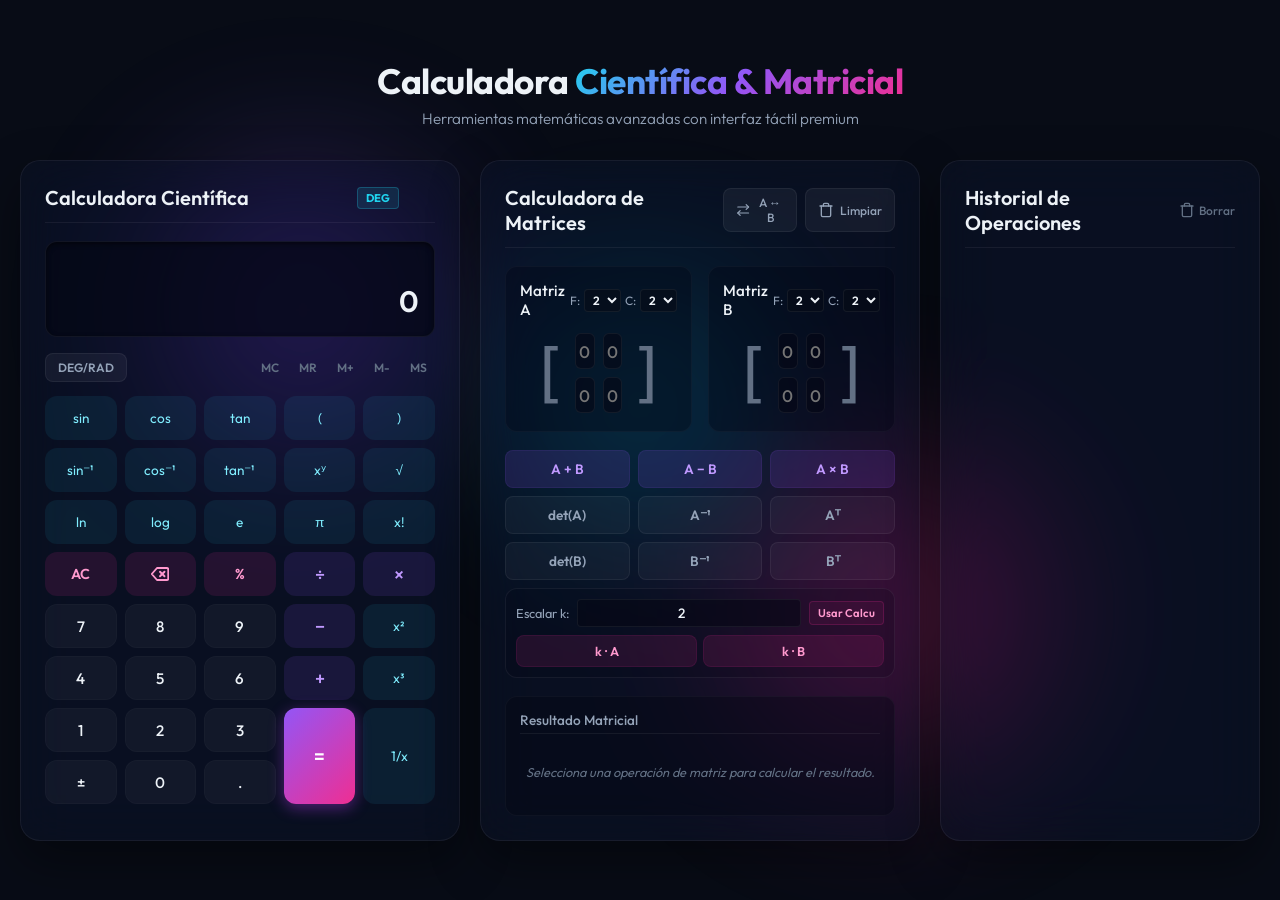
<file: index.html>
<!DOCTYPE html>
<html lang="es">
<head>
  <meta charset="UTF-8">
  <meta name="viewport" content="width=device-width, initial-scale=1.0">
  <title>Calculadora Científica & Matricial Premium</title>
  <meta name="description" content="Una avanzada calculadora científica y de matrices hasta 2x2 con diseño de vidrio esmerilado (glassmorphism), historial interactivo y conectividad de datos.">
  <!-- Google Fonts: Outfit (modern, tech, rounded look) -->
  <link rel="preconnect" href="https://fonts.googleapis.com">
  <link rel="preconnect" href="https://fonts.gstatic.com" crossorigin>
  <link href="https://fonts.googleapis.com/css2?family=Outfit:wght@300;400;500;600;700&display=swap" rel="stylesheet">
  <!-- CSS Stylesheet -->
  <link rel="stylesheet" href="style.css">
</head>
<body>
  <!-- Fondo decorativo con esferas de colores para el efecto de Glassmorphism -->
  <div class="background-decorations">
    <div class="sphere sphere-1"></div>
    <div class="sphere sphere-2"></div>
    <div class="sphere sphere-3"></div>
  </div>

  <main class="app-container">
    <header class="app-header">
      <h1>Calculadora <span class="accent-text">Científica & Matricial</span></h1>
      <p class="subtitle">Herramientas matemáticas avanzadas con interfaz táctil premium</p>
    </header>

    <!-- Barra de pestañas para dispositivos móviles (se oculta en pantallas grandes) -->
    <nav class="mobile-tabs" id="mobile-tabs">
      <button type="button" class="tab-btn active" data-tab="scientific">Científica</button>
      <button type="button" class="tab-btn" data-tab="matrix">Matrices 2x2</button>
      <button type="button" class="tab-btn" data-tab="history">Historial</button>
    </nav>

    <!-- Contenedor del panel principal -->
    <div class="dashboard-grid">
      
      <!-- SECCIÓN 1: CALCULADORA CIENTÍFICA -->
      <section class="dashboard-panel" id="panel-scientific">
        <div class="panel-card glass">
          <div class="panel-header">
            <h2>Calculadora Científica</h2>
            <div class="sci-status-indicators">
              <span class="indicator-badge active" id="angle-mode-indicator">DEG</span>
              <span class="indicator-badge" id="memory-indicator">M</span>
            </div>
          </div>

          <!-- Pantalla de la Calculadora -->
          <div class="screen" id="calc-screen">
            <div class="expression-display" id="expression-display" aria-live="polite"></div>
            <div class="input-display-container">
              <span class="cursor-input" id="input-display" aria-live="polite">0</span>
            </div>
          </div>

          <!-- Controles Rápidos -->
          <div class="utility-row">
            <button type="button" class="btn-util" id="btn-toggle-angle" title="Cambiar entre Grados y Radianes">DEG/RAD</button>
            <div class="memory-group">
              <button type="button" class="btn-mem" id="btn-mc" title="Memory Clear">MC</button>
              <button type="button" class="btn-mem" id="btn-mr" title="Memory Recall">MR</button>
              <button type="button" class="btn-mem" id="btn-mplus" title="Memory Add">M+</button>
              <button type="button" class="btn-mem" id="btn-mminus" title="Memory Subtract">M-</button>
              <button type="button" class="btn-mem" id="btn-ms" title="Memory Store">MS</button>
            </div>
          </div>

          <!-- Teclado de la Calculadora (Científico + Numérico) -->
          <div class="sci-keypad">
            <!-- Funciones Científicas (Fila 1) -->
            <button type="button" class="btn btn-sci" data-action="sin">sin</button>
            <button type="button" class="btn btn-sci" data-action="cos">cos</button>
            <button type="button" class="btn btn-sci" data-action="tan">tan</button>
            <button type="button" class="btn btn-sci" data-val="(">(</button>
            <button type="button" class="btn btn-sci" data-val=")">)</button>

            <!-- Funciones Científicas (Fila 2) -->
            <button type="button" class="btn btn-sci" data-action="asin">sin⁻¹</button>
            <button type="button" class="btn btn-sci" data-action="acos">cos⁻¹</button>
            <button type="button" class="btn btn-sci" data-action="atan">tan⁻¹</button>
            <button type="button" class="btn btn-sci" data-val="^">xʸ</button>
            <button type="button" class="btn btn-sci" data-action="sqrt" title="Raíz Cuadrada">√</button>

            <!-- Funciones Científicas (Fila 3) -->
            <button type="button" class="btn btn-sci" data-action="ln">ln</button>
            <button type="button" class="btn btn-sci" data-action="log">log</button>
            <button type="button" class="btn btn-sci" data-val="e">e</button>
            <button type="button" class="btn btn-sci" data-val="pi">π</button>
            <button type="button" class="btn btn-sci" data-action="fact">x!</button>

            <!-- Teclado Estándar y Operadores -->
            <button type="button" class="btn btn-action" id="btn-clear" aria-label="Limpiar todo">AC</button>
            <button type="button" class="btn btn-action" id="btn-backspace" aria-label="Borrar último">
              <svg xmlns="http://www.w3.org/2000/svg" width="18" height="18" viewBox="0 0 24 24" fill="none" stroke="currentColor" stroke-width="2.5" stroke-linecap="round" stroke-linejoin="round"><path d="M21 4H8l-7 8 7 8h13a2 2 0 0 0 2-2V6a2 2 0 0 0-2-2z"></path><line x1="18" y1="9" x2="12" y2="15"></line><line x1="12" y1="9" x2="18" y2="15"></line></svg>
            </button>
            <button type="button" class="btn btn-action" data-val="%">%</button>
            <button type="button" class="btn btn-operator" data-val="/" aria-label="Dividir">÷</button>
            <button type="button" class="btn btn-operator" data-val="*" aria-label="Multiplicar">×</button>

            <button type="button" class="btn btn-number" data-val="7">7</button>
            <button type="button" class="btn btn-number" data-val="8">8</button>
            <button type="button" class="btn btn-number" data-val="9">9</button>
            <button type="button" class="btn btn-operator" data-val="-" aria-label="Restar">−</button>
            <button type="button" class="btn btn-sci" data-action="sqr">x²</button>

            <button type="button" class="btn btn-number" data-val="4">4</button>
            <button type="button" class="btn btn-number" data-val="5">5</button>
            <button type="button" class="btn btn-number" data-val="6">6</button>
            <button type="button" class="btn btn-operator" data-val="+" aria-label="Sumar">+</button>
            <button type="button" class="btn btn-sci" data-action="cube">x³</button>

            <button type="button" class="btn btn-number" data-val="1">1</button>
            <button type="button" class="btn btn-number" data-val="2">2</button>
            <button type="button" class="btn btn-number" data-val="3">3</button>
            <button type="button" class="btn btn-equals" id="btn-equals" aria-label="Calcular resultado">=</button>
            <button type="button" class="btn btn-sci" data-action="recip" title="Recíproco 1/x">1/x</button>

            <button type="button" class="btn btn-number" id="btn-toggle-sign">±</button>
            <button type="button" class="btn btn-number" data-val="0">0</button>
            <button type="button" class="btn btn-number" id="btn-decimal">.</button>
          </div>
        </div>
      </section>

      <!-- SECCIÓN 2: CALCULADORA DE MATRICES -->
      <section class="dashboard-panel" id="panel-matrix">
        <div class="panel-card glass">
          <div class="panel-header">
            <h2>Calculadora de Matrices</h2>
            <div class="matrix-global-actions">
              <button type="button" class="btn-icon" id="btn-swap-matrices" title="Intercambiar A ↔ B">
                <svg xmlns="http://www.w3.org/2000/svg" width="16" height="16" viewBox="0 0 24 24" fill="none" stroke="currentColor" stroke-width="2" stroke-linecap="round" stroke-linejoin="round"><path d="M17 3L21 7L17 11"></path><path d="M3 7H21"></path><path d="M7 21L3 17L7 13"></path><path d="M21 17H3"></path></svg>
                <span>A ↔ B</span>
              </button>
              <button type="button" class="btn-icon text-danger" id="btn-clear-matrices" title="Limpiar matrices">
                <svg xmlns="http://www.w3.org/2000/svg" width="16" height="16" viewBox="0 0 24 24" fill="none" stroke="currentColor" stroke-width="2" stroke-linecap="round" stroke-linejoin="round"><polyline points="3 6 5 6 21 6"></polyline><path d="M19 6v14a2 2 0 0 1-2 2H7a2 2 0 0 1-2-2V6m3 0V4a2 2 0 0 1 2-2h4a2 2 0 0 1 2 2v2"></path></svg>
                <span>Limpiar</span>
              </button>
            </div>
          </div>

          <!-- Contenedores de matrices A y B -->
          <div class="matrices-container">
            <!-- MATRIZ A -->
            <div class="matrix-box">
              <div class="matrix-box-header">
                <h3>Matriz A</h3>
                <div class="dimension-selectors">
                  <label for="matrix-a-rows">F:</label>
                  <select id="matrix-a-rows" class="select-dim">
                    <option value="1">1</option>
                    <option value="2" selected>2</option>
                  </select>
                  <label for="matrix-a-cols">C:</label>
                  <select id="matrix-a-cols" class="select-dim">
                    <option value="1">1</option>
                    <option value="2" selected>2</option>
                  </select>
                </div>
              </div>
              <div class="matrix-grid-wrapper">
                <span class="matrix-bracket left">[</span>
                <div class="matrix-inputs-grid" id="matrix-a-grid">
                  <!-- Generado dinámicamente -->
                </div>
                <span class="matrix-bracket right">]</span>
              </div>
            </div>

            <!-- MATRIZ B -->
            <div class="matrix-box">
              <div class="matrix-box-header">
                <h3>Matriz B</h3>
                <div class="dimension-selectors">
                  <label for="matrix-b-rows">F:</label>
                  <select id="matrix-b-rows" class="select-dim">
                    <option value="1">1</option>
                    <option value="2" selected>2</option>
                  </select>
                  <label for="matrix-b-cols">C:</label>
                  <select id="matrix-b-cols" class="select-dim">
                    <option value="1">1</option>
                    <option value="2" selected>2</option>
                  </select>
                </div>
              </div>
              <div class="matrix-grid-wrapper">
                <span class="matrix-bracket left">[</span>
                <div class="matrix-inputs-grid" id="matrix-b-grid">
                  <!-- Generado dinámicamente -->
                </div>
                <span class="matrix-bracket right">]</span>
              </div>
            </div>
          </div>

          <!-- Operaciones con Matrices -->
          <div class="matrix-operations">
            <div class="ops-row">
              <button type="button" class="btn btn-matrix-op" id="btn-mat-add" title="Sumar A + B">A + B</button>
              <button type="button" class="btn btn-matrix-op" id="btn-mat-sub" title="Restar A - B">A − B</button>
              <button type="button" class="btn btn-matrix-op" id="btn-mat-mul" title="Multiplicar A × B">A × B</button>
            </div>
            
            <div class="ops-row">
              <button type="button" class="btn btn-matrix-op-secondary" id="btn-mat-det-a" title="Determinante de A">det(A)</button>
              <button type="button" class="btn btn-matrix-op-secondary" id="btn-mat-inv-a" title="Inversa de A">A⁻¹</button>
              <button type="button" class="btn btn-matrix-op-secondary" id="btn-mat-trans-a" title="Transpuesta de A">Aᵀ</button>
            </div>

            <div class="ops-row">
              <button type="button" class="btn btn-matrix-op-secondary" id="btn-mat-det-b" title="Determinante de B">det(B)</button>
              <button type="button" class="btn btn-matrix-op-secondary" id="btn-mat-inv-b" title="Inversa de B">B⁻¹</button>
              <button type="button" class="btn btn-matrix-op-secondary" id="btn-mat-trans-b" title="Transpuesta de B">Bᵀ</button>
            </div>

            <!-- Multiplicación Escalar -->
            <div class="scalar-multiplication-box">
              <div class="scalar-input-group">
                <label for="scalar-k">Escalar k:</label>
                <input type="number" id="scalar-k" value="2" step="any" placeholder="Ej. 2">
                <button type="button" class="btn-scalar-util" id="btn-import-k" title="Importar valor desde la pantalla de la calculadora">
                  Usar Calcu
                </button>
              </div>
              <div class="scalar-actions">
                <button type="button" class="btn btn-scalar-op" id="btn-mat-scalar-a">k · A</button>
                <button type="button" class="btn btn-scalar-op" id="btn-mat-scalar-b">k · B</button>
              </div>
            </div>
          </div>

          <!-- Matriz Resultado -->
          <div class="matrix-result-container" id="matrix-result-container">
            <h3 class="result-title">Resultado Matricial</h3>
            <div class="matrix-result-box" id="matrix-result-box">
              <!-- Mensaje inicial -->
              <div class="matrix-result-placeholder">
                Selecciona una operación de matriz para calcular el resultado.
              </div>
            </div>

            <!-- Acciones de Destino del Resultado -->
            <div class="matrix-result-actions" id="matrix-result-actions" style="display: none;">
              <button type="button" class="btn-action-res" id="btn-copy-to-a">Copiar a A</button>
              <button type="button" class="btn-action-res" id="btn-copy-to-b">Copiar a B</button>
              <button type="button" class="btn-action-res" id="btn-send-to-calc">Enviar a Calcu</button>
            </div>
          </div>
        </div>
      </section>

      <!-- SECCIÓN 3: PANEL DE HISTORIAL -->
      <section class="dashboard-panel" id="panel-history">
        <div class="panel-card glass history-panel-card">
          <div class="panel-header">
            <h2>Historial de Operaciones</h2>
            <button type="button" class="btn-clear-history" id="btn-clear-history" title="Borrar todo el historial">
              <svg xmlns="http://www.w3.org/2000/svg" width="16" height="16" viewBox="0 0 24 24" fill="none" stroke="currentColor" stroke-width="2" stroke-linecap="round" stroke-linejoin="round"><polyline points="3 6 5 6 21 6"></polyline><path d="M19 6v14a2 2 0 0 1-2 2H7a2 2 0 0 1-2-2V6m3 0V4a2 2 0 0 1 2-2h4a2 2 0 0 1 2 2v2"></path></svg>
              <span>Borrar</span>
            </button>
          </div>

          <div class="history-list-wrapper">
            <ul class="history-list" id="history-list">
              <!-- Elementos del historial dinámicos -->
              <li class="history-empty" id="history-empty">No hay operaciones recientes</li>
            </ul>
          </div>
        </div>
      </section>

    </div>
  </main>

  <!-- Script principal de la aplicación -->
  <script src="app.js"></script>
</body>
</html>
</file>
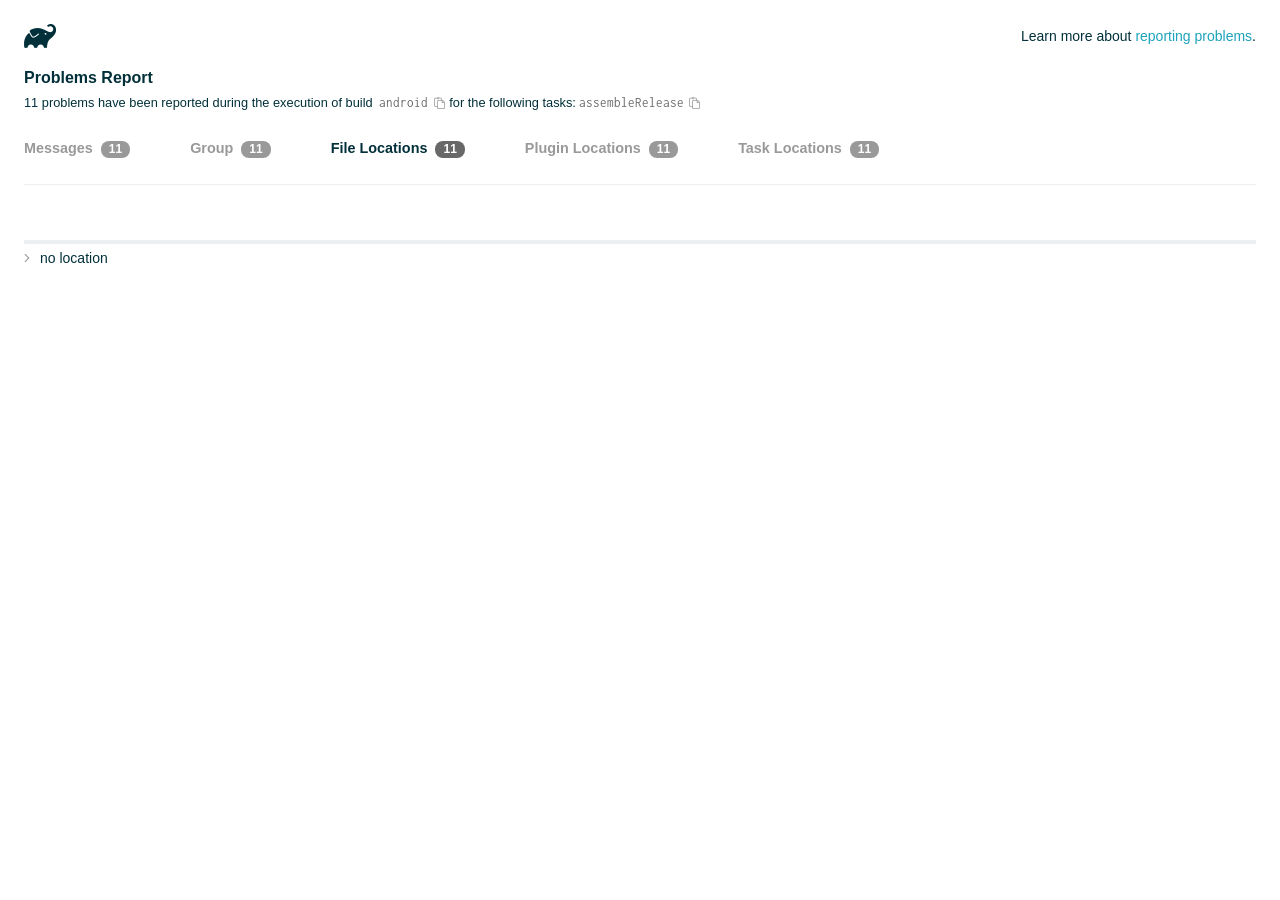
<file: android/build/reports/problems/problems-report.html>
<!DOCTYPE html>

<html lang="en">
<head>
    <!-- Required meta tags -->
    <meta charset="utf-8">
    <meta name="viewport" content="width=device-width, initial-scale=1, shrink-to-fit=no">

                    <style type="text/css">
                /*! normalize.css v7.0.0 | MIT License | github.com/necolas/normalize.css */
html {
    line-height: 1.15;
    -ms-text-size-adjust: 100%;
    -webkit-text-size-adjust: 100%
}

body {
    margin: 0
}

article, aside, footer, header, nav, section {
    display: block
}

h1 {
    font-size: 2em;
    margin: .67em 0
}

figcaption, figure, main {
    display: block
}

figure {
    margin: 1em 40px
}

hr {
    box-sizing: content-box;
    height: 0;
    overflow: visible
}

pre {
    font-family: monospace, monospace;
    font-size: 1em
}

a {
    background-color: transparent;
    -webkit-text-decoration-skip: objects
}

abbr[title] {
    border-bottom: none;
    text-decoration: underline;
    text-decoration: underline dotted
}

b, strong {
    font-weight: inherit
}

b, strong {
    font-weight: bolder
}

code, kbd, samp {
    font-family: monospace, monospace;
    font-size: 1em
}

dfn {
    font-style: italic
}

mark {
    background-color: #ff0;
    color: #000
}

small {
    font-size: 80%
}

sub, sup {
    font-size: 75%;
    line-height: 0;
    position: relative;
    vertical-align: baseline
}

sub {
    bottom: -.25em
}

sup {
    top: -.5em
}

audio, video {
    display: inline-block
}

audio:not([controls]) {
    display: none;
    height: 0
}

img {
    border-style: none
}

svg:not(:root) {
    overflow: hidden
}

button, input, optgroup, select, textarea {
    font-family: sans-serif;
    font-size: 100%;
    line-height: 1.15;
    margin: 0
}

button, input {
    overflow: visible
}

button, select {
    text-transform: none
}

[type=reset], [type=submit], button, html [type=button] {
    -webkit-appearance: button
}

[type=button]::-moz-focus-inner, [type=reset]::-moz-focus-inner, [type=submit]::-moz-focus-inner, button::-moz-focus-inner {
    border-style: none;
    padding: 0
}

[type=button]:-moz-focusring, [type=reset]:-moz-focusring, [type=submit]:-moz-focusring, button:-moz-focusring {
    outline: 1px dotted ButtonText
}

fieldset {
    padding: .35em .75em .625em
}

legend {
    box-sizing: border-box;
    color: inherit;
    display: table;
    max-width: 100%;
    padding: 0;
    white-space: normal
}

progress {
    display: inline-block;
    vertical-align: baseline
}

textarea {
    overflow: auto
}

[type=checkbox], [type=radio] {
    box-sizing: border-box;
    padding: 0
}

[type=number]::-webkit-inner-spin-button, [type=number]::-webkit-outer-spin-button {
    height: auto
}

[type=search] {
    -webkit-appearance: textfield;
    outline-offset: -2px
}

[type=search]::-webkit-search-cancel-button, [type=search]::-webkit-search-decoration {
    -webkit-appearance: none
}

::-webkit-file-upload-button {
    -webkit-appearance: button;
    font: inherit
}

details, menu {
    display: block
}

summary {
    display: list-item
}

canvas {
    display: inline-block
}

template {
    display: none
}

[hidden] {
    display: none
}

/* configuration cache styles */

.report-wrapper {
    margin: 0;
    padding: 0 24px;
}

.gradle-logo {
    width: 32px;
    height: 24px;
    background-image: url("[data-uri]");
    background-size: contain;
}

.header {
    display: flex;
    flex-wrap: wrap;
    position: fixed;
    top: 0;
    left: 0;
    width: 100%;
    padding: 24px 24px 0 24px;
    background-color: white;
    z-index: 1;
}

.learn-more {
    margin-left: auto;
    align-self: center;
    font-size: 0.875rem;
    font-weight: normal;
}

.title {
    display: flex;
    align-items: center;
    padding: 18px 0 24px 0;
    flex: 1 0 100%;
}

.content {
    font-size: 0.875rem;
    padding: 240px 0 48px;
    overflow-x: auto;
    white-space: nowrap;
}

.content ol:first-of-type {
    margin: 0;
}

.tree-btn {
    cursor: pointer;
    display: inline-block;
    width: 16px;
    height: 16px;
    background-size: contain;
    background-repeat: no-repeat;
    vertical-align: middle;
    margin-top: -0.2em;
}

.tree-btn.collapsed {
    background-image: url('data:image/svg+xml;utf8,<svg xmlns="http://www.w3.org/2000/svg" viewBox="0 0 192 512"><path d="M166.9 264.5l-117.8 116c-4.7 4.7-12.3 4.7-17 0l-7.1-7.1c-4.7-4.7-4.7-12.3 0-17L127.3 256 25.1 155.6c-4.7-4.7-4.7-12.3 0-17l7.1-7.1c4.7-4.7 12.3-4.7 17 0l117.8 116c4.6 4.7 4.6 12.3-.1 17z" fill="%23999999" stroke="%23999999"/></svg>');
}

.tree-btn.expanded {
    background-image: url('data:image/svg+xml;utf8,<svg xmlns="http://www.w3.org/2000/svg" viewBox="0 0 256 512"><path d="M119.5 326.9L3.5 209.1c-4.7-4.7-4.7-12.3 0-17l7.1-7.1c4.7-4.7 12.3-4.7 17 0L128 287.3l100.4-102.2c4.7-4.7 12.3-4.7 17 0l7.1 7.1c4.7 4.7 4.7 12.3 0 17L136.5 327c-4.7 4.6-12.3 4.6-17-.1z" fill="%23999999" stroke="%23999999"/></svg>');
}

ul .tree-btn {
    margin-right: 3px;
}

.leaf-icon {
    display: inline-block;
    width: 16px;
    height: 16px;
    background-image: url('data:image/svg+xml;utf8,<svg xmlns="http://www.w3.org/2000/svg" viewBox="0 0 256 512"><path d="M32 256 H224" stroke="%23999999" stroke-width="48" stroke-linecap="round"/></svg>');
    background-size: contain;
    background-repeat: no-repeat;
    vertical-align: middle;
    margin-top: -0.2em;
}

.invisible-text {
    user-select: all; /* Allow the text to be selectable */
    color: transparent; /* Hide the text */
    text-indent: -9999px; /* Move the text out of view */
    position: relative;
    white-space: pre; /* Preserve meaningful whitespace in the invisible text for copying */
}

.text-for-copy {
    display: inline-block;
}

.enum-icon {
    display: inline-block;
    width: 16px;
    height: 16px;
    background-image: url('data:image/svg+xml;utf8,<svg xmlns="http://www.w3.org/2000/svg" viewBox="0 0 1024 1024"><circle cx="512" cy="512" r="200" /></svg>');
    background-size: contain;
    background-repeat: no-repeat;
    vertical-align: middle;
    margin-inline-start: 0.5ex;
    margin-inline-end: 0.5ex;
    margin-top: -0.2em;
}

.error-icon {
    display: inline-block;
    width: 16px;
    height: 16px;
    background-image: url('data:image/svg+xml;utf8,<svg xmlns="http://www.w3.org/2000/svg" viewBox="0 0 320 512"><path d="M193.94 256L296.5 153.44l21.15-21.15c3.12-3.12 3.12-8.19 0-11.31l-22.63-22.63c-3.12-3.12-8.19-3.12-11.31 0L160 222.06 36.29 98.34c-3.12-3.12-8.19-3.12-11.31 0L2.34 120.97c-3.12 3.12-3.12 8.19 0 11.31L126.06 256 2.34 379.71c-3.12 3.12-3.12 8.19 0 11.31l22.63 22.63c3.12 3.12 8.19 3.12 11.31 0L160 289.94 262.56 392.5l21.15 21.15c3.12 3.12 8.19 3.12 11.31 0l22.63-22.63c3.12-3.12 3.12-8.19 0-11.31L193.94 256z" fill="%23FC461E" stroke="%23FC461E"/></svg>');
    background-size: contain;
    background-repeat: no-repeat;
    vertical-align: middle;
    margin-inline-start: 0.5ex;
    margin-inline-end: 0.5ex;
    margin-top: -0.2em;
}

.advice-icon {
    display: inline-block;
    width: 16px;
    height: 16px;
    background-image: url('data:image/svg+xml;utf8,<svg width="800px" height="800px" viewBox="-4.93 0 122.88 122.88" version="1.1" id="Layer_1" xmlns="http://www.w3.org/2000/svg" xmlns:xlink="http://www.w3.org/1999/xlink"  style="enable-background:new 0 0 113.01 122.88" xml:space="preserve"><g><path d="M44.13,102.06c-1.14,0.03-2.14-0.81-2.3-1.96c-0.17-1.2,0.64-2.31,1.82-2.54c-1.3-7.37-4.85-11.43-8.6-15.72 c-2.92-3.34-5.95-6.81-8.34-11.92c-2.35-5.03-3.64-10.23-3.6-15.63c0.05-5.4,1.42-10.96,4.4-16.71c0.02-0.04,0.04-0.07,0.06-0.11 l0,0c3.91-6.62,9.38-11.04,15.47-13.52c5.11-2.09,10.66-2.8,16.1-2.3c5.42,0.5,10.73,2.2,15.37,4.94 c5.9,3.49,10.75,8.67,13.42,15.21c1.44,3.54,2.42,7.49,2.54,11.82c0.12,4.31-0.62,8.96-2.61,13.88 c-2.66,6.59-6.18,10.68-9.47,14.51c-3.03,3.53-5.85,6.81-7.42,11.84c0.89,0.21,1.59,0.94,1.73,1.9c0.17,1.24-0.7,2.39-1.94,2.56 l-0.77,0.11c-0.14,1.09-0.23,2.26-0.27,3.51l0.25-0.04c1.24-0.17,2.39,0.7,2.56,1.94c0.17,1.24-0.7,2.39-1.94,2.56l-0.78,0.11 c0.01,0.15,0.02,0.3,0.03,0.45l0,0c0.07,0.88,0.08,1.73,0.03,2.54l0.13-0.02c1.25-0.15,2.38,0.74,2.54,1.98 c0.15,1.25-0.74,2.38-1.98,2.54l-1.68,0.21c-1.2,3.11-3.34,5.48-5.87,6.94c-1.74,1.01-3.67,1.59-5.61,1.71 c-1.97,0.12-3.96-0.25-5.78-1.13c-2.08-1.02-3.94-2.71-5.29-5.14c-0.65-0.33-1.13-0.97-1.23-1.75c-0.04-0.31-0.01-0.61,0.07-0.89 c-0.39-1.16-0.68-2.43-0.87-3.83l-0.07,0.01c-1.24,0.17-2.39-0.7-2.56-1.94c-0.17-1.24,0.7-2.39,1.94-2.56l0.54-0.08 C44.19,104.32,44.18,103.16,44.13,102.06L44.13,102.06z M2.18,58.86C1.01,58.89,0.04,57.98,0,56.81c-0.04-1.17,0.88-2.14,2.05-2.18 l8.7-0.3c1.17-0.04,2.14,0.88,2.18,2.05c0.04,1.17-0.88,2.14-2.05,2.18L2.18,58.86L2.18,58.86z M110.68,50.25 c1.16-0.12,2.2,0.73,2.32,1.89c0.12,1.16-0.73,2.2-1.89,2.32l-8.66,0.91c-1.16,0.12-2.2-0.73-2.32-1.89 c-0.12-1.16,0.73-2.2,1.89-2.32L110.68,50.25L110.68,50.25z M94.91,14.78c0.65-0.97,1.96-1.23,2.93-0.58 c0.97,0.65,1.23,1.96,0.58,2.93l-4.84,7.24c-0.65,0.97-1.96,1.23-2.93,0.58c-0.97-0.65-1.23-1.96-0.58-2.93L94.91,14.78 L94.91,14.78z M57.63,2.06c0.03-1.17,1-2.09,2.16-2.06c1.17,0.03,2.09,1,2.06,2.16l-0.22,8.7c-0.03,1.17-1,2.09-2.16,2.06 c-1.17-0.03-2.09-1-2.06-2.16L57.63,2.06L57.63,2.06z M13.88,15.53c-0.86-0.8-0.9-2.14-0.11-2.99c0.8-0.86,2.14-0.9,2.99-0.11 l6.37,5.94c0.86,0.8,0.9,2.14,0.11,2.99c-0.8,0.86-2.14,0.9-2.99,0.11L13.88,15.53L13.88,15.53z M47.88,96.95l18.49-2.63 c1.59-6.7,5.05-10.73,8.8-15.08c3.08-3.58,6.36-7.4,8.76-13.34c1.76-4.35,2.41-8.43,2.31-12.19c-0.1-3.75-0.96-7.21-2.24-10.34 c-2.3-5.63-6.51-10.11-11.65-13.15c-4.11-2.43-8.8-3.94-13.59-4.37c-4.77-0.44-9.64,0.19-14.13,2.02 c-5.26,2.15-9.99,5.97-13.39,11.72c-2.64,5.12-3.86,10.02-3.9,14.73c-0.04,4.74,1.11,9.33,3.2,13.8c2.13,4.56,4.97,7.8,7.69,10.92 C42.47,83.9,46.48,88.49,47.88,96.95L47.88,96.95z M65.62,99.02l-17.27,2.45c0.05,1.1,0.07,2.25,0.05,3.47l17.05-2.42 C65.47,101.29,65.52,100.12,65.62,99.02L65.62,99.02z M48.49,109.52c0.12,0.92,0.3,1.76,0.53,2.54l16.55-2.04 c0.11-0.86,0.13-1.77,0.05-2.74l0,0l0-0.02l-0.01-0.17L48.49,109.52L48.49,109.52z M51.37,116.36c0.64,0.67,1.35,1.19,2.1,1.55 c1.15,0.56,2.42,0.79,3.67,0.72c1.29-0.08,2.57-0.47,3.74-1.15c1.1-0.64,2.09-1.53,2.88-2.65L51.37,116.36L51.37,116.36z"/></g></svg>');
    background-size: contain;
    background-repeat: no-repeat;
    vertical-align: middle;
    margin-inline-start: 0.5ex;
    margin-inline-end: 0.5ex;
    margin-top: -0.2em;
}

.warning-icon {
    display: inline-block;
    width: 13px;
    height: 13px;
    background-image: url('data:image/svg+xml;utf8,<svg xmlns="http://www.w3.org/2000/svg" viewBox="0 0 576 512"><path d="M270.2 160h35.5c3.4 0 6.1 2.8 6 6.2l-7.5 196c-.1 3.2-2.8 5.8-6 5.8h-20.5c-3.2 0-5.9-2.5-6-5.8l-7.5-196c-.1-3.4 2.6-6.2 6-6.2zM288 388c-15.5 0-28 12.5-28 28s12.5 28 28 28 28-12.5 28-28-12.5-28-28-28zm281.5 52L329.6 24c-18.4-32-64.7-32-83.2 0L6.5 440c-18.4 31.9 4.6 72 41.6 72H528c36.8 0 60-40 41.5-72zM528 480H48c-12.3 0-20-13.3-13.9-24l240-416c6.1-10.6 21.6-10.7 27.7 0l240 416c6.2 10.6-1.5 24-13.8 24z" fill="%23DEAD22" stroke="%23DEAD22"/></svg>');
    background-size: contain;
    background-repeat: no-repeat;
    vertical-align: middle;
    margin-inline-start: 0.3ex;
    margin-inline-end: 1.1ex;
    margin-top: -0.1em;
}

.documentation-button {
    cursor: pointer;
    display: inline-block;
    width: 13px;
    height: 13px;
    background-image: url('data:image/svg+xml;utf8,<svg xmlns="http://www.w3.org/2000/svg" viewBox="0 0 512 512"><path d="M256 340c-15.464 0-28 12.536-28 28s12.536 28 28 28 28-12.536 28-28-12.536-28-28-28zm7.67-24h-16c-6.627 0-12-5.373-12-12v-.381c0-70.343 77.44-63.619 77.44-107.408 0-20.016-17.761-40.211-57.44-40.211-29.144 0-44.265 9.649-59.211 28.692-3.908 4.98-11.054 5.995-16.248 2.376l-13.134-9.15c-5.625-3.919-6.86-11.771-2.645-17.177C185.658 133.514 210.842 116 255.67 116c52.32 0 97.44 29.751 97.44 80.211 0 67.414-77.44 63.849-77.44 107.408V304c0 6.627-5.373 12-12 12zM256 40c118.621 0 216 96.075 216 216 0 119.291-96.61 216-216 216-119.244 0-216-96.562-216-216 0-119.203 96.602-216 216-216m0-32C119.043 8 8 119.083 8 256c0 136.997 111.043 248 248 248s248-111.003 248-248C504 119.083 392.957 8 256 8z" fill="%23999999" stroke="%23999999"/></svg>');
    background-size: contain;
    background-repeat: no-repeat;
    vertical-align: middle;
    margin-inline-start: 0.5ex;
    margin-inline-end: 0.5ex;
    margin-top: -0.2em;
}

.documentation-button::selection {
    color: transparent;
}

.documentation-button:hover {
    color: transparent;
}

.copy-button {
    cursor: pointer;
    display: inline-block;
    width: 12px;
    height: 12px;
    background-image: url('data:image/svg+xml;utf8,<svg xmlns="http://www.w3.org/2000/svg" viewBox="0 0 448 512"><path d="M433.941 193.941l-51.882-51.882A48 48 0 0 0 348.118 128H320V80c0-26.51-21.49-48-48-48h-66.752C198.643 13.377 180.858 0 160 0s-38.643 13.377-45.248 32H48C21.49 32 0 53.49 0 80v288c0 26.51 21.49 48 48 48h80v48c0 26.51 21.49 48 48 48h224c26.51 0 48-21.49 48-48V227.882a48 48 0 0 0-14.059-33.941zm-22.627 22.627a15.888 15.888 0 0 1 4.195 7.432H352v-63.509a15.88 15.88 0 0 1 7.431 4.195l51.883 51.882zM160 30c9.941 0 18 8.059 18 18s-8.059 18-18 18-18-8.059-18-18 8.059-18 18-18zM48 384c-8.822 0-16-7.178-16-16V80c0-8.822 7.178-16 16-16h66.752c6.605 18.623 24.389 32 45.248 32s38.643-13.377 45.248-32H272c8.822 0 16 7.178 16 16v48H176c-26.51 0-48 21.49-48 48v208H48zm352 96H176c-8.822 0-16-7.178-16-16V176c0-8.822 7.178-16 16-16h144v72c0 13.2 10.8 24 24 24h72v208c0 8.822-7.178 16-16 16z" fill="%23999999" stroke="%23999999"/></svg>');
    background-size: contain;
    background-repeat: no-repeat;
    vertical-align: middle;
    margin-inline-start: 0.5ex;
    margin-top: -0.2em;
}

.groups{
    display: flex;
    border-bottom: 1px solid #EDEEEF;
    flex: 1 0 100%;
}

.uncategorized {
    display: flex;
    border-top: 4px solid #EDEEEF;
    flex: 1 0 100%;
}

.group-selector {
    padding: 0 52px 24px 0;
    font-size: 0.9rem;
    font-weight: bold;
    color: #999999;
    cursor: pointer;
}

.group-selector__count {
    margin: 0 8px;
    border-radius: 8px;
    background-color: #999;
    color: #fff;
    padding: 1px 8px 2px;
    font-size: 0.75rem;
}

.group-selector--active {
    color: #02303A;
    cursor: auto;
}

.group-selector--active .group-selector__count {
    background-color: #686868;
}

.group-selector--disabled {
    cursor: not-allowed;
}

.accordion-header {
    cursor: pointer;
}

.container {
    padding-left: 0.5em;
    padding-right: 0.5em;
}

.stacktrace {
    border-radius: 4px;
    overflow-x: auto;
    padding: 0.5rem;
    margin-bottom: 0;
    min-width: 1000px;
}

/* Lato (bold, regular) */
@font-face {
    font-display: swap;
    font-family: Lato;
    font-weight: 500;
    font-style: normal;
    src: url("https://assets.gradle.com/lato/fonts/lato-semibold/lato-semibold.woff2") format("woff2"),
    url("https://assets.gradle.com/lato/fonts/lato-semibold/lato-semibold.woff") format("woff");
}

@font-face {
    font-display: swap;
    font-family: Lato;
    font-weight: bold;
    font-style: normal;
    src: url("https://assets.gradle.com/lato/fonts/lato-bold/lato-bold.woff2") format("woff2"),
    url("https://assets.gradle.com/lato/fonts/lato-bold/lato-bold.woff") format("woff");
}

* {
    -webkit-box-sizing: border-box;
    -moz-box-sizing: border-box;
    box-sizing: border-box;
}

html,
body {
    margin: 0;
    padding: 0;
}

html {
    font-family: "Lato", "Helvetica Neue", Arial, sans-serif;
    font-size: 16px;
    font-weight: 400;
    line-height: 1.5;
}

body {
    color: #02303A;
    background-color: #ffffff;
    -webkit-text-size-adjust: 100%;
    -ms-text-size-adjust: 100%;
    -webkit-font-smoothing: antialiased;
}


/* typography */
h1, h2, h3, h4, h5, h6 {
    color: #02303A;
    text-rendering: optimizeLegibility;
    margin: 0;
}

h1 {
    font-size: 1rem;
}

h2 {
    font-size: 0.9rem;
}

h3 {
    font-size: 1.125rem;
}

h4, h5, h6 {
    font-size: 0.875rem;
}

h1 code {
    font-weight: bold;
}

ul, ol, dl {
    list-style-position: outside;
    line-height: 1.6;
    padding: 0;
    margin: 0 0 0 20px;
    list-style-type: none;
}

li {
    line-height: 2;
}

a {
    color: #1DA2BD;
    text-decoration: none;
    transition: all 0.3s ease, visibility 0s;
}

a:hover {
    color: #35c1e4;
}

/* code */
code, pre {
    font-family: Inconsolata, Monaco, "Courier New", monospace;
    font-style: normal;
    font-variant-ligatures: normal;
    font-variant-caps: normal;
    font-variant-numeric: normal;
    font-variant-east-asian: normal;
    font-weight: normal;
    font-stretch: normal;
    color: #686868;
}

*:not(pre) > code {
    letter-spacing: 0;
    padding: 0.1em 0.5ex;
    text-rendering: optimizeSpeed;
    word-spacing: -0.15em;
    word-wrap: break-word;
}

pre {
    font-size: 0.75rem;
    line-height: 1.8;
    margin-top: 0;
    margin-bottom: 1.5em;
    padding: 1rem;
}

pre code {
    background-color: transparent;
    color: inherit;
    line-height: 1.8;
    font-size: 100%;
    padding: 0;
}

a code {
    color: #1BA8CB;
}

pre.code, pre.programlisting, pre.screen, pre.tt {
    background-color: #f7f7f8;
    border-radius: 4px;
    font-size: 1em;
    line-height: 1.45;
    margin-bottom: 1.25em;
    overflow-x: auto;
    padding: 1rem;
}

li em, p em {
    padding: 0 1px;
}

code em, tt em {
    text-decoration: none;
}

code + .copy-button {
    margin-inline-start: 0.2ex;
}

.java-exception {
    font-size: 0.75rem;
    padding-left: 24px;
}

.java-exception ul {
    margin: 0;
    line-height: inherit;
}

.java-exception code {
    white-space: pre;
}

.java-exception-part-toggle {
    user-select: none;
    cursor: pointer;
    border-radius: 2px;
    padding: 0.1em 0.2em;
    background: azure;
    color: #686868;
}

                </style>
    <!-- Inconsolata is used as a default monospace font in the report. -->
    <link rel="stylesheet" href="https://fonts.googleapis.com/css?family=Inconsolata:400,700" />

    <title>Gradle Configuration Cache</title>
</head>
<body>

<div id="playground"></div>

<div class="report" id="report">
    Loading...
</div>

<script type="text/javascript">
function configurationCacheProblems() { return (
// begin-report-data
{"diagnostics":[{"locations":[{}],"problem":[{"text":"Properties should be assigned using the 'propName = value' syntax. Setting a property via the Gradle-generated 'propName value' or 'propName(value)' syntax in Groovy DSL has been deprecated."}],"severity":"WARNING","problemDetails":[{"text":"This is scheduled to be removed in Gradle 10.0."}],"contextualLabel":"Properties should be assigned using the 'propName = value' syntax. Setting a property via the Gradle-generated 'propName value' or 'propName(value)' syntax in Groovy DSL has been deprecated.","documentationLink":"https://docs.gradle.org/8.14/userguide/upgrading_version_8.html#groovy_space_assignment_syntax","problemId":[{"name":"deprecation","displayName":"Deprecation"},{"name":"properties-should-be-assigned-using-the-propname-value-syntax-setting-a-property-via-the-gradle-generated-propname-value-or-propname-value-syntax-in-groovy-dsl","displayName":"Properties should be assigned using the 'propName = value' syntax. Setting a property via the Gradle-generated 'propName value' or 'propName(value)' syntax in Groovy DSL has been deprecated."}],"solutions":[[{"text":"Use assignment ('group = <value>') instead."}]]},{"locations":[{}],"problem":[{"text":"Properties should be assigned using the 'propName = value' syntax. Setting a property via the Gradle-generated 'propName value' or 'propName(value)' syntax in Groovy DSL has been deprecated."}],"severity":"WARNING","problemDetails":[{"text":"This is scheduled to be removed in Gradle 10.0."}],"contextualLabel":"Properties should be assigned using the 'propName = value' syntax. Setting a property via the Gradle-generated 'propName value' or 'propName(value)' syntax in Groovy DSL has been deprecated.","documentationLink":"https://docs.gradle.org/8.14/userguide/upgrading_version_8.html#groovy_space_assignment_syntax","problemId":[{"name":"deprecation","displayName":"Deprecation"},{"name":"properties-should-be-assigned-using-the-propname-value-syntax-setting-a-property-via-the-gradle-generated-propname-value-or-propname-value-syntax-in-groovy-dsl","displayName":"Properties should be assigned using the 'propName = value' syntax. Setting a property via the Gradle-generated 'propName value' or 'propName(value)' syntax in Groovy DSL has been deprecated."}],"solutions":[[{"text":"Use assignment ('version = <value>') instead."}]]},{"locations":[{}],"problem":[{"text":"Properties should be assigned using the 'propName = value' syntax. Setting a property via the Gradle-generated 'propName value' or 'propName(value)' syntax in Groovy DSL has been deprecated."}],"severity":"WARNING","problemDetails":[{"text":"This is scheduled to be removed in Gradle 10.0."}],"contextualLabel":"Properties should be assigned using the 'propName = value' syntax. Setting a property via the Gradle-generated 'propName value' or 'propName(value)' syntax in Groovy DSL has been deprecated.","documentationLink":"https://docs.gradle.org/8.14/userguide/upgrading_version_8.html#groovy_space_assignment_syntax","problemId":[{"name":"deprecation","displayName":"Deprecation"},{"name":"properties-should-be-assigned-using-the-propname-value-syntax-setting-a-property-via-the-gradle-generated-propname-value-or-propname-value-syntax-in-groovy-dsl","displayName":"Properties should be assigned using the 'propName = value' syntax. Setting a property via the Gradle-generated 'propName value' or 'propName(value)' syntax in Groovy DSL has been deprecated."}],"solutions":[[{"text":"Use assignment ('namespace = <value>') instead."}]]},{"locations":[{}],"problem":[{"text":"Properties should be assigned using the 'propName = value' syntax. Setting a property via the Gradle-generated 'propName value' or 'propName(value)' syntax in Groovy DSL has been deprecated."}],"severity":"WARNING","problemDetails":[{"text":"This is scheduled to be removed in Gradle 10.0."}],"contextualLabel":"Properties should be assigned using the 'propName = value' syntax. Setting a property via the Gradle-generated 'propName value' or 'propName(value)' syntax in Groovy DSL has been deprecated.","documentationLink":"https://docs.gradle.org/8.14/userguide/upgrading_version_8.html#groovy_space_assignment_syntax","problemId":[{"name":"deprecation","displayName":"Deprecation"},{"name":"properties-should-be-assigned-using-the-propname-value-syntax-setting-a-property-via-the-gradle-generated-propname-value-or-propname-value-syntax-in-groovy-dsl","displayName":"Properties should be assigned using the 'propName = value' syntax. Setting a property via the Gradle-generated 'propName value' or 'propName(value)' syntax in Groovy DSL has been deprecated."}],"solutions":[[{"text":"Use assignment ('compileSdk = <value>') instead."}]]},{"locations":[{}],"problem":[{"text":"Properties should be assigned using the 'propName = value' syntax. Setting a property via the Gradle-generated 'propName value' or 'propName(value)' syntax in Groovy DSL has been deprecated."}],"severity":"WARNING","problemDetails":[{"text":"This is scheduled to be removed in Gradle 10.0."}],"contextualLabel":"Properties should be assigned using the 'propName = value' syntax. Setting a property via the Gradle-generated 'propName value' or 'propName(value)' syntax in Groovy DSL has been deprecated.","documentationLink":"https://docs.gradle.org/8.14/userguide/upgrading_version_8.html#groovy_space_assignment_syntax","problemId":[{"name":"deprecation","displayName":"Deprecation"},{"name":"properties-should-be-assigned-using-the-propname-value-syntax-setting-a-property-via-the-gradle-generated-propname-value-or-propname-value-syntax-in-groovy-dsl","displayName":"Properties should be assigned using the 'propName = value' syntax. Setting a property via the Gradle-generated 'propName value' or 'propName(value)' syntax in Groovy DSL has been deprecated."}],"solutions":[[{"text":"Use assignment ('ndkVersion = <value>') instead."}]]},{"locations":[{}],"problem":[{"text":"Properties should be assigned using the 'propName = value' syntax. Setting a property via the Gradle-generated 'propName value' or 'propName(value)' syntax in Groovy DSL has been deprecated."}],"severity":"WARNING","problemDetails":[{"text":"This is scheduled to be removed in Gradle 10.0."}],"contextualLabel":"Properties should be assigned using the 'propName = value' syntax. Setting a property via the Gradle-generated 'propName value' or 'propName(value)' syntax in Groovy DSL has been deprecated.","documentationLink":"https://docs.gradle.org/8.14/userguide/upgrading_version_8.html#groovy_space_assignment_syntax","problemId":[{"name":"deprecation","displayName":"Deprecation"},{"name":"properties-should-be-assigned-using-the-propname-value-syntax-setting-a-property-via-the-gradle-generated-propname-value-or-propname-value-syntax-in-groovy-dsl","displayName":"Properties should be assigned using the 'propName = value' syntax. Setting a property via the Gradle-generated 'propName value' or 'propName(value)' syntax in Groovy DSL has been deprecated."}],"solutions":[[{"text":"Use assignment ('minSdk = <value>') instead."}]]},{"locations":[{}],"problem":[{"text":"Properties should be assigned using the 'propName = value' syntax. Setting a property via the Gradle-generated 'propName value' or 'propName(value)' syntax in Groovy DSL has been deprecated."}],"severity":"WARNING","problemDetails":[{"text":"This is scheduled to be removed in Gradle 10.0."}],"contextualLabel":"Properties should be assigned using the 'propName = value' syntax. Setting a property via the Gradle-generated 'propName value' or 'propName(value)' syntax in Groovy DSL has been deprecated.","documentationLink":"https://docs.gradle.org/8.14/userguide/upgrading_version_8.html#groovy_space_assignment_syntax","problemId":[{"name":"deprecation","displayName":"Deprecation"},{"name":"properties-should-be-assigned-using-the-propname-value-syntax-setting-a-property-via-the-gradle-generated-propname-value-or-propname-value-syntax-in-groovy-dsl","displayName":"Properties should be assigned using the 'propName = value' syntax. Setting a property via the Gradle-generated 'propName value' or 'propName(value)' syntax in Groovy DSL has been deprecated."}],"solutions":[[{"text":"Use assignment ('group = <value>') instead."}]]},{"locations":[{}],"problem":[{"text":"Properties should be assigned using the 'propName = value' syntax. Setting a property via the Gradle-generated 'propName value' or 'propName(value)' syntax in Groovy DSL has been deprecated."}],"severity":"WARNING","problemDetails":[{"text":"This is scheduled to be removed in Gradle 10.0."}],"contextualLabel":"Properties should be assigned using the 'propName = value' syntax. Setting a property via the Gradle-generated 'propName value' or 'propName(value)' syntax in Groovy DSL has been deprecated.","documentationLink":"https://docs.gradle.org/8.14/userguide/upgrading_version_8.html#groovy_space_assignment_syntax","problemId":[{"name":"deprecation","displayName":"Deprecation"},{"name":"properties-should-be-assigned-using-the-propname-value-syntax-setting-a-property-via-the-gradle-generated-propname-value-or-propname-value-syntax-in-groovy-dsl","displayName":"Properties should be assigned using the 'propName = value' syntax. Setting a property via the Gradle-generated 'propName value' or 'propName(value)' syntax in Groovy DSL has been deprecated."}],"solutions":[[{"text":"Use assignment ('version = <value>') instead."}]]},{"locations":[{}],"problem":[{"text":"Properties should be assigned using the 'propName = value' syntax. Setting a property via the Gradle-generated 'propName value' or 'propName(value)' syntax in Groovy DSL has been deprecated."}],"severity":"WARNING","problemDetails":[{"text":"This is scheduled to be removed in Gradle 10.0."}],"contextualLabel":"Properties should be assigned using the 'propName = value' syntax. Setting a property via the Gradle-generated 'propName value' or 'propName(value)' syntax in Groovy DSL has been deprecated.","documentationLink":"https://docs.gradle.org/8.14/userguide/upgrading_version_8.html#groovy_space_assignment_syntax","problemId":[{"name":"deprecation","displayName":"Deprecation"},{"name":"properties-should-be-assigned-using-the-propname-value-syntax-setting-a-property-via-the-gradle-generated-propname-value-or-propname-value-syntax-in-groovy-dsl","displayName":"Properties should be assigned using the 'propName = value' syntax. Setting a property via the Gradle-generated 'propName value' or 'propName(value)' syntax in Groovy DSL has been deprecated."}],"solutions":[[{"text":"Use assignment ('namespace = <value>') instead."}]]},{"locations":[{}],"problem":[{"text":"Properties should be assigned using the 'propName = value' syntax. Setting a property via the Gradle-generated 'propName value' or 'propName(value)' syntax in Groovy DSL has been deprecated."}],"severity":"WARNING","problemDetails":[{"text":"This is scheduled to be removed in Gradle 10.0."}],"contextualLabel":"Properties should be assigned using the 'propName = value' syntax. Setting a property via the Gradle-generated 'propName value' or 'propName(value)' syntax in Groovy DSL has been deprecated.","documentationLink":"https://docs.gradle.org/8.14/userguide/upgrading_version_8.html#groovy_space_assignment_syntax","problemId":[{"name":"deprecation","displayName":"Deprecation"},{"name":"properties-should-be-assigned-using-the-propname-value-syntax-setting-a-property-via-the-gradle-generated-propname-value-or-propname-value-syntax-in-groovy-dsl","displayName":"Properties should be assigned using the 'propName = value' syntax. Setting a property via the Gradle-generated 'propName value' or 'propName(value)' syntax in Groovy DSL has been deprecated."}],"solutions":[[{"text":"Use assignment ('compileSdk = <value>') instead."}]]},{"locations":[{}],"problem":[{"text":"Properties should be assigned using the 'propName = value' syntax. Setting a property via the Gradle-generated 'propName value' or 'propName(value)' syntax in Groovy DSL has been deprecated."}],"severity":"WARNING","problemDetails":[{"text":"This is scheduled to be removed in Gradle 10.0."}],"contextualLabel":"Properties should be assigned using the 'propName = value' syntax. Setting a property via the Gradle-generated 'propName value' or 'propName(value)' syntax in Groovy DSL has been deprecated.","documentationLink":"https://docs.gradle.org/8.14/userguide/upgrading_version_8.html#groovy_space_assignment_syntax","problemId":[{"name":"deprecation","displayName":"Deprecation"},{"name":"properties-should-be-assigned-using-the-propname-value-syntax-setting-a-property-via-the-gradle-generated-propname-value-or-propname-value-syntax-in-groovy-dsl","displayName":"Properties should be assigned using the 'propName = value' syntax. Setting a property via the Gradle-generated 'propName value' or 'propName(value)' syntax in Groovy DSL has been deprecated."}],"solutions":[[{"text":"Use assignment ('minSdk = <value>') instead."}]]}],"problemsReport":{"totalProblemCount":11,"buildName":"android","requestedTasks":"assembleRelease","documentationLink":"https://docs.gradle.org/8.14/userguide/reporting_problems.html","documentationLinkCaption":"Problem report","summaries":[]}}
// end-report-data
);}
</script>
                <script type="text/javascript">
                !function(n,t){"object"==typeof exports&&"object"==typeof module?module.exports=t():"function"==typeof define&&define.amd?define([],t):"object"==typeof exports?exports["configuration-cache-report"]=t():n["configuration-cache-report"]=t()}(this,(()=>(({70:function(){void 0===ArrayBuffer.isView&&(ArrayBuffer.isView=function(n){return null!=n&&null!=n.__proto__&&n.__proto__.__proto__===Int8Array.prototype.__proto__}),void 0===Math.imul&&(Math.imul=function(n,t){return(4294901760&n)*(65535&t)+(65535&n)*(0|t)|0}),this["configuration-cache-report"]=function(n){"use strict";var t,r,i,e,u,o,f,s,c,a,h,l,_,v,d,g,w,b,p,m,k,q,y,B,C,x,j,P,I,S,z,T,E,L,N,A,M,F,D,O,R,H,$,G,U,V,Q,Z,Y,W,K,X,J,nn,tn,rn,en,un,on,fn,sn,cn,an,hn,ln,_n,vn,dn,gn,wn,bn,pn,mn,kn,qn,yn,Bn,Cn,xn,jn,Pn,In,Sn,zn,Tn,En,Ln,Nn,An,Mn=Math.imul,Fn=ArrayBuffer.isView;function Dn(n,t){if(!(t>=0))throw _u(ce("Requested element count "+t+" is less than zero."));return function(n,t){if(!(t>=0))throw _u(ce("Requested element count "+t+" is less than zero."));if(0===t)return Ct();if(t>=n.length)return function(n){switch(n.length){case 0:return Ct();case 1:return qr(n[0]);default:return function(n){return Hr(function(n){return new It(n,!1)}(n))}(n)}}(n);if(1===t)return qr(n[0]);var r=0,i=Rr(),e=0,u=n.length;n:for(;e<u;){var o=n[e];if(e=e+1|0,i.d(o),(r=r+1|0)===t)break n}return i}(n,rt(n.length-t|0,0))}function On(n,t,r,i,e,u,o){return t=t===A?", ":t,r=r===A?"":r,i=i===A?"":i,e=e===A?-1:e,u=u===A?"...":u,o=o===A?null:o,function(n,t,r,i,e,u,o,f){r=r===A?", ":r,i=i===A?"":i,e=e===A?"":e,u=u===A?-1:u,o=o===A?"...":o,f=f===A?null:f,t.e(i);var s=0,c=0,a=n.length;n:for(;c<a;){var h=n[c];if(c=c+1|0,(s=s+1|0)>1&&t.e(r),!(u<0||s<=u))break n;Jt(t,h,f)}return u>=0&&s>u&&t.e(o),t.e(e),t}(n,Bi(),t,r,i,e,u,o).toString()}function Rn(n){return n.length-1|0}function Hn(n,t){if(null==t){var r=0,i=n.length-1|0;if(r<=i)do{var e=r;if(r=r+1|0,null==n[e])return e}while(r<=i)}else{var u=0,o=n.length-1|0;if(u<=o)do{var f=u;if(u=u+1|0,le(t,n[f]))return f}while(u<=o)}return-1}function $n(n,t,r,i,e,u,o){return t=t===A?", ":t,r=r===A?"":r,i=i===A?"":i,e=e===A?-1:e,u=u===A?"...":u,o=o===A?null:o,Gn(n,Bi(),t,r,i,e,u,o).toString()}function Gn(n,t,r,i,e,u,o,f){r=r===A?", ":r,i=i===A?"":i,e=e===A?"":e,u=u===A?-1:u,o=o===A?"...":o,f=f===A?null:f,t.e(i);var s=0,c=n.f();n:for(;c.g();){var a=c.h();if((s=s+1|0)>1&&t.e(r),!(u<0||s<=u))break n;Jt(t,a,f)}return u>=0&&s>u&&t.e(o),t.e(e),t}function Un(n){if(n.i())throw xu("List is empty.");return n.j(0)}function Vn(n){return new tt(n)}function Qn(n){if(Ke(n,Di)){var t;switch(n.k()){case 0:t=Ct();break;case 1:t=qr(Ke(n,Fi)?n.j(0):n.f().h());break;default:t=Zn(n)}return t}return xt(Xn(n))}function Zn(n){return Hr(n)}function Yn(n){if(Ke(n,Di)&&n.k()<=1)return Qn(n);var t=Xn(n);return function(n){var t=(n.k()/2|0)-1|0;if(t<0)return br();var r=jt(n),i=0;if(i<=t)do{var e=i;i=i+1|0;var u=n.j(e);n.f4(e,n.j(r)),n.f4(r,u),r=r-1|0}while(e!==t)}(t),t}function Wn(n,t){if(!(t>=0))throw _u(ce("Requested element count "+t+" is less than zero."));return function(n,t){if(!(t>=0))throw _u(ce("Requested element count "+t+" is less than zero."));if(0===t)return Ct();if(Ke(n,Di)){if(t>=n.k())return Qn(n);if(1===t)return qr(function(n){if(Ke(n,Fi))return Un(n);var t=n.f();if(!t.g())throw xu("Collection is empty.");return t.h()}(n))}var r=0,i=Rr(),e=n.f();n:for(;e.g();){var u=e.h();if(i.d(u),(r=r+1|0)===t)break n}return xt(i)}(n,rt(n.k()-t|0,0))}function Kn(n,t){if(!(t>=0))throw _u(ce("Requested element count "+t+" is less than zero."));if(0===t)return Ct();var r=n.k();if(t>=r)return Qn(n);if(1===t)return qr(Jn(n));var i=Rr();if(Ke(n,bi)){var e=r-t|0;if(e<r)do{var u=e;e=e+1|0,i.d(n.j(u))}while(e<r)}else for(var o=n.l(r-t|0);o.g();){var f=o.h();i.d(f)}return i}function Xn(n){return Ke(n,Di)?Zn(n):nt(n,Or())}function Jn(n){if(n.i())throw xu("List is empty.");return n.j(jt(n))}function nt(n,t){for(var r=n.f();r.g();){var i=r.h();t.d(i)}return t}function tt(n){this.n_1=n}function rt(n,t){return n<t?t:n}function it(n,t){return n>t?t:n}function et(n,t){return Kt().q(n,t,-1)}function ut(n,t){return new Ft(n,t)}function ot(n){var t=n.f();if(!t.g())return Ct();var r=t.h();if(!t.g())return qr(r);var i=Or();for(i.d(r);t.g();)i.d(t.h());return i}function ft(n){this.r_1=n}function st(n,t){this.s_1=n,this.t_1=t}function ct(){}function at(n){this.x_1=n,this.w_1=0}function ht(n,t){this.a1_1=n,at.call(this,n),_t().b1(t,this.a1_1.k()),this.w_1=t}function lt(){t=this}function _t(){return null==t&&new lt,t}function vt(){_t(),ct.call(this)}function dt(n){this.h1_1=n}function gt(n,t){return t===n?"(this Map)":Vi(t)}function wt(n,t){var r;n:{for(var i=n.o().f();i.g();){var e=i.h();if(le(e.j1(),t)){r=e;break n}}r=null}return r}function bt(){r=this}function pt(){return null==r&&new bt,r}function mt(n){this.q1_1=n,ct.call(this)}function kt(){pt(),this.n1_1=null,this.o1_1=null}function qt(){i=this}function yt(){return null==i&&new qt,i}function Bt(n){return n.length>0?ou(n):Ct()}function Ct(){return null==e&&new Pt,e}function xt(n){switch(n.k()){case 0:return Ct();case 1:return qr(n.j(0));default:return n}}function jt(n){return n.k()-1|0}function Pt(){e=this,this.z1_1=new ke(-1478467534,-1720727600)}function It(n,t){this.b2_1=n,this.c2_1=t}function St(){u=this}function zt(){return null==u&&new St,u}function Tt(n,t){return Ke(n,Di)?n.k():t}function Et(n,t){if(Ke(t,Di))return n.m(t);for(var r=!1,i=t.f();i.g();){var e=i.h();n.d(e)&&(r=!0)}return r}function Lt(){}function Nt(n,t){this.h2_1=n,this.g2_1=n.i2_1.l(function(n,t){if(!(0<=t&&t<=n.k()))throw du("Position index "+t+" must be in range ["+Ve(0,n.k())+"].");return n.k()-t|0}(n,t))}function At(n){vt.call(this),this.i2_1=n}function Mt(n){this.k2_1=n,this.j2_1=n.l2_1.f()}function Ft(n,t){this.l2_1=n,this.m2_1=t}function Dt(n){for(;n.n2_1.g();){var t=n.n2_1.h();if(n.q2_1.t2_1(t)===n.q2_1.s2_1)return n.p2_1=t,n.o2_1=1,br()}n.o2_1=0}function Ot(n){this.q2_1=n,this.n2_1=n.r2_1.f(),this.o2_1=-1,this.p2_1=null}function Rt(n,t,r){t=t===A||t,this.r2_1=n,this.s2_1=t,this.t2_1=r}function Ht(){return null==o&&new $t,o}function $t(){o=this,this.u2_1=new ke(1993859828,793161749)}function Gt(n,t,r){return Ut(Ut(n,r)-Ut(t,r)|0,r)}function Ut(n,t){var r=n%t|0;return r>=0?r:r+t|0}function Vt(){f=this,this.p_1=new Zt(1,0)}function Qt(){return null==f&&new Vt,f}function Zt(n,t){Qt(),Xt.call(this,n,t,1)}function Yt(n,t,r){Lt.call(this),this.d3_1=r,this.e3_1=t,this.f3_1=this.d3_1>0?n<=t:n>=t,this.g3_1=this.f3_1?n:this.e3_1}function Wt(){s=this}function Kt(){return null==s&&new Wt,s}function Xt(n,t,r){if(Kt(),0===r)throw _u("Step must be non-zero.");if(r===mr().MIN_VALUE)throw _u("Step must be greater than Int.MIN_VALUE to avoid overflow on negation.");this.z2_1=n,this.a3_1=function(n,t,r){var i;if(r>0)i=n>=t?t:t-Gt(t,n,r)|0;else{if(!(r<0))throw _u("Step is zero.");i=n<=t?t:t+Gt(n,t,0|-r)|0}return i}(n,t,r),this.b3_1=r}function Jt(n,t,r){null!=r?n.e(r(t)):null==t||nu(t)?n.e(t):t instanceof Mi?n.i3(t.h3_1):n.e(Vi(t))}function nr(n,t,r){if(n===t)return!0;if(!(r=r!==A&&r))return!1;var i=xi(n),e=xi(t);return i===e||le(new Mi(ne(Li(i).toLowerCase(),0)),new Mi(ne(Li(e).toLowerCase(),0)))}function tr(n){return re(n)-1|0}function rr(n,t,r,i){return r=r===A?0:r,(i=i!==A&&i)||"string"!=typeof n?ir(n,t,r,re(n),i):n.indexOf(t,r)}function ir(n,t,r,i,e,u){var o=(u=u!==A&&u)?et(it(r,tr(n)),rt(i,0)):Ve(rt(r,0),it(i,re(n)));if("string"==typeof n&&"string"==typeof t){var f=o.z2_1,s=o.a3_1,c=o.b3_1;if(c>0&&f<=s||c<0&&s<=f)do{var a=f;if(f=f+c|0,Ti(t,0,n,a,re(t),e))return a}while(a!==s)}else{var h=o.z2_1,l=o.a3_1,_=o.b3_1;if(_>0&&h<=l||_<0&&l<=h)do{var v=h;if(h=h+_|0,fr(t,0,n,v,re(t),e))return v}while(v!==l)}return-1}function er(n){var t=0,r=re(n)-1|0,i=!1;n:for(;t<=r;){var e=ji(ne(n,i?r:t));if(i){if(!e)break n;r=r-1|0}else e?t=t+1|0:i=!0}return ie(n,t,r+1|0)}function ur(n,t){return ce(ie(n,t.y2(),t.c3()+1|0))}function or(n,t,r,i,e){r=r===A?0:r,i=i!==A&&i,sr(e=e===A?0:e);var u,o,f=ou(t);return new hr(n,r,e,(u=f,o=i,function(n,t){var r=function(n,t,r,i){if(!i&&1===t.k()){var e=function(n){if(Ke(n,Fi))return function(n){var t;switch(n.k()){case 0:throw xu("List is empty.");case 1:t=n.j(0);break;default:throw _u("List has more than one element.")}return t}(n);var t=n.f();if(!t.g())throw xu("Collection is empty.");var r=t.h();if(t.g())throw _u("Collection has more than one element.");return r}(t),u=rr(n,e,r);return u<0?null:_r(u,e)}var o=Ve(rt(r,0),re(n));if("string"==typeof n){var f=o.z2_1,s=o.a3_1,c=o.b3_1;if(c>0&&f<=s||c<0&&s<=f)do{var a,h=f;f=f+c|0;n:{for(var l=t.f();l.g();){var _=l.h();if(Ti(_,0,n,h,_.length,i)){a=_;break n}}a=null}if(null!=a)return _r(h,a)}while(h!==s)}else{var v=o.z2_1,d=o.a3_1,g=o.b3_1;if(g>0&&v<=d||g<0&&d<=v)do{var w,b=v;v=v+g|0;n:{for(var p=t.f();p.g();){var m=p.h();if(fr(m,0,n,b,m.length,i)){w=m;break n}}w=null}if(null!=w)return _r(b,w)}while(b!==d)}return null}(n,u,t,o);return null==r?null:_r(r.t3_1,r.u3_1.length)}))}function fr(n,t,r,i,e,u){if(i<0||t<0||t>(re(n)-e|0)||i>(re(r)-e|0))return!1;var o=0;if(o<e)do{var f=o;if(o=o+1|0,!nr(ne(n,t+f|0),ne(r,i+f|0),u))return!1}while(o<e);return!0}function sr(n){if(!(n>=0))throw _u(ce("Limit must be non-negative, but was "+n))}function cr(n){if(n.l3_1<0)n.j3_1=0,n.m3_1=null;else{var t;if(n.o3_1.r3_1>0?(n.n3_1=n.n3_1+1|0,t=n.n3_1>=n.o3_1.r3_1):t=!1,t||n.l3_1>re(n.o3_1.p3_1))n.m3_1=Ve(n.k3_1,tr(n.o3_1.p3_1)),n.l3_1=-1;else{var r=n.o3_1.s3_1(n.o3_1.p3_1,n.l3_1);if(null==r)n.m3_1=Ve(n.k3_1,tr(n.o3_1.p3_1)),n.l3_1=-1;else{var i=r.v3(),e=r.w3();n.m3_1=function(n,t){return t<=mr().MIN_VALUE?Qt().p_1:Ve(n,t-1|0)}(n.k3_1,i),n.k3_1=i+e|0,n.l3_1=n.k3_1+(0===e?1:0)|0}}n.j3_1=1}}function ar(n){this.o3_1=n,this.j3_1=-1,this.k3_1=function(n,t,r){if(0>r)throw _u("Cannot coerce value to an empty range: maximum "+r+" is less than minimum 0.");return n<0?0:n>r?r:n}(n.q3_1,0,re(n.p3_1)),this.l3_1=this.k3_1,this.m3_1=null,this.n3_1=0}function hr(n,t,r,i){this.p3_1=n,this.q3_1=t,this.r3_1=r,this.s3_1=i}function lr(n,t){this.t3_1=n,this.u3_1=t}function _r(n,t){return new lr(n,t)}function vr(){}function dr(){}function gr(){}function wr(){c=this}function br(){return null==c&&new wr,c}function pr(){a=this,this.MIN_VALUE=-2147483648,this.MAX_VALUE=2147483647,this.SIZE_BYTES=4,this.SIZE_BITS=32}function mr(){return null==a&&new pr,a}function kr(n){for(var t=[],r=n.f();r.g();)t.push(r.h());return t}function qr(n){return 0===(t=[n]).length?Or():Hr(new It(t,!0));var t}function yr(n){return n<0&&function(){throw Pu("Index overflow has happened.")}(),n}function Br(n){return void 0!==n.toArray?n.toArray():kr(n)}function Cr(n){return function(n,t){for(var r=0,i=n.length;r<i;){var e=n[r];r=r+1|0,t.d(e)}return t}(t=[n],(r=t.length,i=de(ve(ni)),function(n,t,r){Mr.call(r),ni.call(r),r.y5_1=function(n){return Kr(n,0,de(ve(Xr)))}(n)}(r,0,i),i));var t,r,i}function xr(){ct.call(this)}function jr(n){this.j4_1=n,this.h4_1=0,this.i4_1=-1}function Pr(n,t){this.n4_1=n,jr.call(this,n),_t().b1(t,this.n4_1.k()),this.h4_1=t}function Ir(){xr.call(this),this.o4_1=0}function Sr(n){this.r4_1=n}function zr(n){this.s4_1=n}function Tr(n,t){this.t4_1=n,this.u4_1=t}function Er(){Mr.call(this)}function Lr(n){this.x4_1=n,Mr.call(this)}function Nr(n){this.e5_1=n,xr.call(this)}function Ar(){kt.call(this),this.c5_1=null,this.d5_1=null}function Mr(){xr.call(this)}function Fr(){h=this;var n=Rr();n.c_1=!0,this.i5_1=n}function Dr(){return null==h&&new Fr,h}function Or(){return n=de(ve(Gr)),t=[],Gr.call(n,t),n;var n,t}function Rr(n){return t=de(ve(Gr)),r=[],Gr.call(t,r),t;var t,r}function Hr(n){return function(n,t){var r;return r=Br(n),Gr.call(t,r),t}(n,de(ve(Gr)))}function $r(n,t){return _t().e1(t,n.k()),t}function Gr(n){Dr(),Ir.call(this),this.b_1=n,this.c_1=!1}function Ur(n,t,r,i,e){if(r===i)return n;var u=(r+i|0)/2|0,o=Ur(n,t,r,u,e),f=Ur(n,t,u+1|0,i,e),s=o===t?n:t,c=r,a=u+1|0,h=r;if(h<=i)do{var l=h;if(h=h+1|0,c<=u&&a<=i){var _=o[c],v=f[a];e.compare(_,v)<=0?(s[l]=_,c=c+1|0):(s[l]=v,a=a+1|0)}else c<=u?(s[l]=o[c],c=c+1|0):(s[l]=f[a],a=a+1|0)}while(l!==i);return s}function Vr(n,t){return(3&n)-(3&t)|0}function Qr(){_=this}function Zr(n){this.n5_1=n,Er.call(this)}function Yr(n){return function(n,t){Ar.call(t),Xr.call(t),t.t5_1=n,t.u5_1=n.w5()}(new ui((null==_&&new Qr,_)),n),n}function Wr(){return Yr(de(ve(Xr)))}function Kr(n,t,r){if(Yr(r),!(n>=0))throw _u(ce("Negative initial capacity: "+n));if(!(t>=0))throw _u(ce("Non-positive load factor: "+t));return r}function Xr(){this.v5_1=null}function Jr(n,t){return Mr.call(t),ni.call(t),t.y5_1=n,t}function ni(){}function ti(n,t){var r=ii(n,n.h6_1.m5(t));if(null==r)return null;var i=r;if(null!=i&&Xe(i))return ri(i,n,t);var e=i;return n.h6_1.l5(e.j1(),t)?e:null}function ri(n,t,r){var i;n:{for(var e=0,u=n.length;e<u;){var o=n[e];if(e=e+1|0,t.h6_1.l5(o.j1(),r)){i=o;break n}}i=null}return i}function ii(n,t){var r=n.i6_1[t];return void 0===r?null:r}function ei(n){this.g6_1=n,this.z5_1=-1,this.a6_1=Object.keys(n.i6_1),this.b6_1=-1,this.c6_1=null,this.d6_1=!1,this.e6_1=-1,this.f6_1=null}function ui(n){this.h6_1=n,this.i6_1=this.k6(),this.j6_1=0}function oi(){}function fi(n){this.n6_1=n,this.l6_1=null,this.m6_1=null,this.m6_1=this.n6_1.y6_1.v6_1}function si(){v=this;var n,t=(_i(0,0,n=de(ve(vi))),n);t.x6_1=!0,this.e7_1=t}function ci(){return null==v&&new si,v}function ai(n,t,r){this.d7_1=n,Tr.call(this,t,r),this.b7_1=null,this.c7_1=null}function hi(n){this.y6_1=n,Er.call(this)}function li(){return Yr(n=de(ve(vi))),vi.call(n),n.w6_1=Wr(),n;var n}function _i(n,t,r){return Kr(n,t,r),vi.call(r),r.w6_1=Wr(),r}function vi(){ci(),this.v6_1=null,this.x6_1=!1}function di(){d=this;var n=gi(0),t=n.y5_1;(t instanceof vi?t:pe()).j5(),this.f7_1=n}function gi(n){return function(n,t){return function(n,t,r){Jr(function(n,t){return _i(n,t,de(ve(vi)))}(n,t),r),wi.call(r)}(n,0,t),t}(n,de(ve(wi)))}function wi(){null==d&&new di}function bi(){}function pi(){}function mi(n){pi.call(this),this.k7_1=n}function ki(){qi.call(this)}function qi(){pi.call(this),this.m7_1=""}function yi(){if(!w){w=!0;var n="undefined"!=typeof process&&process.versions&&!!process.versions.node;g=n?new mi(process.stdout):new ki}}function Bi(){return n=de(ve(Ci)),Ci.call(n,""),n;var n}function Ci(n){this.o7_1=void 0!==n?n:""}function xi(n){var t=Li(n).toUpperCase();return t.length>1?n:ne(t,0)}function ji(n){return function(n){return 9<=n&&n<=13||28<=n&&n<=32||160===n||n>4096&&(5760===n||8192<=n&&n<=8202||8232===n||8233===n||8239===n||8287===n||12288===n)}(n)}function Pi(){b=this,this.q7_1=new RegExp("[\\\\^$*+?.()|[\\]{}]","g"),this.r7_1=new RegExp("[\\\\$]","g"),this.s7_1=new RegExp("\\$","g")}function Ii(){return null==b&&new Pi,b}function Si(n,t){Ii(),this.v7_1=n,this.w7_1=function(n){if(Ke(n,Di)){var t;switch(n.k()){case 0:t=Ht();break;case 1:t=Cr(Ke(n,Fi)?n.j(0):n.f().h());break;default:t=nt(n,gi(n.k()))}return t}return function(n){switch(n.k()){case 0:return Ht();case 1:return Cr(n.f().h());default:return n}}(nt(n,(r=de(ve(wi)),Jr(li(),r),wi.call(r),r)));var r}(t),this.x7_1=new RegExp(n,$n(t,"","gu",A,A,A,zi)),this.y7_1=null,this.z7_1=null}function zi(n){return n.d8_1}function Ti(n,t,r,i,e,u){return fr(n,t,r,i,e,u=u!==A&&u)}function Ei(n,t){return n-t|0}function Li(n){return String.fromCharCode(n)}function Ni(){p=this,this.e8_1=0,this.f8_1=65535,this.g8_1=55296,this.h8_1=56319,this.i8_1=56320,this.j8_1=57343,this.k8_1=55296,this.l8_1=57343,this.m8_1=2,this.n8_1=16}function Ai(){return null==p&&new Ni,p}function Mi(n){Ai(),this.h3_1=n}function Fi(){}function Di(){}function Oi(){}function Ri(){}function Hi(){}function $i(){}function Gi(){m=this}function Ui(n,t){null==m&&new Gi,this.p8_1=n,this.q8_1=t}function Vi(n){var t=null==n?null:ce(n);return null==t?"null":t}function Qi(n){return new Zi(n)}function Zi(n){this.t8_1=n,this.s8_1=0}function Yi(){return Ji(),k}function Wi(){return Ji(),q}function Ki(){return Ji(),y}function Xi(){return Ji(),B}function Ji(){x||(x=!0,k=new ArrayBuffer(8),q=new Float64Array(Yi()),new Float32Array(Yi()),y=new Int32Array(Yi()),Wi()[0]=-1,B=0!==Ki()[0]?1:0,C=1-Xi()|0)}function ne(n,t){var r;if(te(n)){var i,e=n.charCodeAt(t);if(Ai(),e<0?i=!0:(Ai(),i=e>65535),i)throw _u("Invalid Char code: "+e);r=Ue(e)}else r=n.y3(t);return r}function te(n){return"string"==typeof n}function re(n){return te(n)?n.length:n.x3()}function ie(n,t,r){return te(n)?n.substring(t,r):n.z3(t,r)}function ee(n){return ce(n)}function ue(n,t){var r;switch(typeof n){case"number":r="number"==typeof t?oe(n,t):t instanceof ke?oe(n,t.w8()):fe(n,t);break;case"string":case"boolean":r=fe(n,t);break;default:r=function(n,t){return n.a4(t)}(n,t)}return r}function oe(n,t){var r;if(n<t)r=-1;else if(n>t)r=1;else if(n===t){var i;if(0!==n)i=0;else{var e=1/n;i=e===1/t?0:e<0?-1:1}r=i}else r=n!=n?t!=t?0:1:-1;return r}function fe(n,t){return n<t?-1:n>t?1:0}function se(n){if(!("kotlinHashCodeValue$"in n)){var t=4294967296*Math.random()|0,r=new Object;r.value=t,r.enumerable=!1,Object.defineProperty(n,"kotlinHashCodeValue$",r)}return n.kotlinHashCodeValue$}function ce(n){return null==n?"null":function(n){return!!Ye(n)||Fn(n)}(n)?"[...]":n.toString()}function ae(n){if(null==n)return 0;var t;switch(typeof n){case"object":t="function"==typeof n.hashCode?n.hashCode():se(n);break;case"function":t=se(n);break;case"number":t=function(n){return Ji(),(0|n)===n?Ge(n):(Wi()[0]=n,Mn(Ki()[(Ji(),C)],31)+Ki()[Xi()]|0)}(n);break;case"boolean":t=n?1:0;break;default:t=he(String(n))}return t}function he(n){var t=0,r=0,i=n.length-1|0;if(r<=i)do{var e=r;r=r+1|0;var u=n.charCodeAt(e);t=Mn(t,31)+u|0}while(e!==i);return t}function le(n,t){return null==n?null==t:null!=t&&("object"==typeof n&&"function"==typeof n.equals?n.equals(t):n!=n?t!=t:"number"==typeof n&&"number"==typeof t?n===t&&(0!==n||1/n==1/t):n===t)}function _e(n,t){null!=Error.captureStackTrace?Error.captureStackTrace(n,t):n.stack=(new Error).stack}function ve(n){return n.prototype}function de(n){return Object.create(n)}function ge(n,t,r){Error.call(n),function(n,t,r){var i=eu(Object.getPrototypeOf(n));if(!(1&i)){var e;if(null==t){var u;if(null!==t){var o=null==r?null:r.toString();u=null==o?A:o}else u=A;e=u}else e=t;n.message=e}2&i||(n.cause=r),n.name=Object.getPrototypeOf(n).constructor.name}(n,t,r)}function we(n){var t;return null==n?function(){throw Eu()}():t=n,t}function be(){throw Nu()}function pe(){throw Mu()}function me(){j=this,this.x8_1=new ke(0,-2147483648),this.y8_1=new ke(-1,2147483647),this.z8_1=8,this.a9_1=64}function ke(n,t){null==j&&new me,gr.call(this),this.u8_1=n,this.v8_1=t}function qe(){return $e(),P}function ye(){return $e(),I}function Be(){return $e(),S}function Ce(){return $e(),T}function xe(){return $e(),E}function je(n,t){if($e(),Te(n,t))return 0;var r=Ne(n),i=Ne(t);return r&&!i?-1:!r&&i?1:Ne(Ie(n,t))?-1:1}function Pe(n,t){$e();var r=n.v8_1>>>16|0,i=65535&n.v8_1,e=n.u8_1>>>16|0,u=65535&n.u8_1,o=t.v8_1>>>16|0,f=65535&t.v8_1,s=t.u8_1>>>16|0,c=0,a=0,h=0,l=0;return c=(c=c+((a=(a=a+((h=(h=h+((l=l+(u+(65535&t.u8_1)|0)|0)>>>16|0)|0)+(e+s|0)|0)>>>16|0)|0)+(i+f|0)|0)>>>16|0)|0)+(r+o|0)|0,new ke((h&=65535)<<16|(l&=65535),(c&=65535)<<16|(a&=65535))}function Ie(n,t){return $e(),Pe(n,t.e9())}function Se(n,t){if($e(),Ae(n))return qe();if(Ae(t))return qe();if(Te(n,Ce()))return Me(t)?Ce():qe();if(Te(t,Ce()))return Me(n)?Ce():qe();if(Ne(n))return Ne(t)?Se(Fe(n),Fe(t)):Fe(Se(Fe(n),t));if(Ne(t))return Fe(Se(n,Fe(t)));if(De(n,xe())&&De(t,xe()))return Oe(ze(n)*ze(t));var r=n.v8_1>>>16|0,i=65535&n.v8_1,e=n.u8_1>>>16|0,u=65535&n.u8_1,o=t.v8_1>>>16|0,f=65535&t.v8_1,s=t.u8_1>>>16|0,c=65535&t.u8_1,a=0,h=0,l=0,_=0;return l=l+((_=_+Mn(u,c)|0)>>>16|0)|0,_&=65535,h=(h=h+((l=l+Mn(e,c)|0)>>>16|0)|0)+((l=(l&=65535)+Mn(u,s)|0)>>>16|0)|0,l&=65535,a=(a=(a=a+((h=h+Mn(i,c)|0)>>>16|0)|0)+((h=(h&=65535)+Mn(e,s)|0)>>>16|0)|0)+((h=(h&=65535)+Mn(u,f)|0)>>>16|0)|0,h&=65535,a=a+(((Mn(r,c)+Mn(i,s)|0)+Mn(e,f)|0)+Mn(u,o)|0)|0,new ke(l<<16|_,(a&=65535)<<16|h)}function ze(n){return $e(),4294967296*n.v8_1+function(n){return $e(),n.u8_1>=0?n.u8_1:4294967296+n.u8_1}(n)}function Te(n,t){return $e(),n.v8_1===t.v8_1&&n.u8_1===t.u8_1}function Ee(n,t){if($e(),t<2||36<t)throw mu("radix out of range: "+t);if(Ae(n))return"0";if(Ne(n)){if(Te(n,Ce())){var r=Le(t),i=n.d9(r),e=Ie(Se(i,r),n).g9();return Ee(i,t)+e.toString(t)}return"-"+Ee(Fe(n),t)}for(var u=2===t?31:t<=10?9:t<=21?7:t<=35?6:5,o=Oe(Math.pow(t,u)),f=n,s="";;){var c=f.d9(o),a=Ie(f,Se(c,o)).g9().toString(t);if(Ae(f=c))return a+s;for(;a.length<u;)a="0"+a;s=a+s}}function Le(n){return $e(),new ke(n,n<0?-1:0)}function Ne(n){return $e(),n.v8_1<0}function Ae(n){return $e(),0===n.v8_1&&0===n.u8_1}function Me(n){return $e(),!(1&~n.u8_1)}function Fe(n){return $e(),n.e9()}function De(n,t){return $e(),je(n,t)<0}function Oe(n){if($e(),(t=n)!=t)return qe();if(n<=-0x8000000000000000)return Ce();if(n+1>=0x8000000000000000)return $e(),z;if(n<0)return Fe(Oe(-n));var t,r=4294967296;return new ke(n%r|0,n/r|0)}function Re(n,t){return $e(),je(n,t)>0}function He(n,t){return $e(),je(n,t)>=0}function $e(){L||(L=!0,P=Le(0),I=Le(1),S=Le(-1),z=new ke(-1,2147483647),T=new ke(0,-2147483648),E=Le(16777216))}function Ge(n){return n instanceof ke?n.g9():function(n){return n>2147483647?2147483647:n<-2147483648?-2147483648:0|n}(n)}function Ue(n){var t;return t=function(n){return n<<16>>16}(Ge(n)),function(n){return 65535&n}(t)}function Ve(n,t){return new Zt(n,t)}function Qe(n,t,r,i){return Ze("class",n,t,r,i,null)}function Ze(n,t,r,i,e,u){return{kind:n,simpleName:t,associatedObjectKey:r,associatedObjects:i,suspendArity:e,$kClass$:A,iid:u}}function Ye(n){return Array.isArray(n)}function We(n,t,r,i,e,u,o,f){null!=i&&(n.prototype=Object.create(i.prototype),n.prototype.constructor=n);var s=r(t,u,o,null==f?[]:f);n.$metadata$=s,null!=e&&((null!=s.iid?n:n.prototype).$imask$=function(n){for(var t=1,r=[],i=0,e=n.length;i<e;){var u=n[i];i=i+1|0;var o=t,f=u.prototype.$imask$,s=null==f?u.$imask$:f;null!=s&&(r.push(s),o=s.length);var c=u.$metadata$.iid,a=null==c?null:(l=void 0,v=1<<(31&(h=c)),(l=new Int32Array(1+(h>>5)|0))[_=h>>5]=l[_]|v,l);null!=a&&(r.push(a),o=Math.max(o,a.length)),o>t&&(t=o)}var h,l,_,v;return function(n,t){for(var r=0,i=new Int32Array(n);r<n;){for(var e=r,u=0,o=0,f=t.length;o<f;){var s=t[o];o=o+1|0,e<s.length&&(u|=s[e])}i[e]=u,r=r+1|0}return i}(t,r)}(e))}function Ke(n,t){return function(n,t){var r=n.$imask$;return null!=r&&function(n,t){var r=t>>5;if(r>n.length)return!1;var i=1<<(31&t);return!!(n[r]&i)}(r,t)}(n,t.$metadata$.iid)}function Xe(n){return!!Ye(n)&&!n.$type$}function Je(n){var t;switch(typeof n){case"string":case"number":case"boolean":case"function":t=!0;break;default:t=n instanceof Object}return t}function nu(n){return"string"==typeof n||Ke(n,vr)}function tu(n,t,r,i){return Ze("interface",n,t,r,i,(null==N&&(N=0),N=ru()+1|0,ru()))}function ru(){if(null!=N)return N;!function(){throw Du("lateinit property iid has not been initialized")}()}function iu(n,t,r,i){return Ze("object",n,t,r,i,null)}function eu(n){var t=n.constructor,r=null==t?null:t.$metadata$,i=null==r?null:r.errorInfo;if(null!=i)return i;var e,u=0;if(uu(n,"message")&&(u|=1),uu(n,"cause")&&(u|=2),3!==u){var o=(e=n,Object.getPrototypeOf(e));o!=Error.prototype&&(u|=eu(o))}return null!=r&&(r.errorInfo=u),u}function uu(n,t){return n.hasOwnProperty(t)}function ou(n){return new Gr(n)}function fu(n,t,r){for(var i=new Int32Array(r),e=0,u=0,o=0,f=0,s=n.length;f<s;){var c=ne(n,f);f=f+1|0;var a=t[c];if(u|=(31&a)<<o,a<32){var h=e;e=h+1|0,i[h]=u,u=0,o=0}else o=o+5|0}return i}function su(n,t){for(var r=0,i=n.length-1|0,e=-1,u=0;r<=i;)if(t>(u=n[e=(r+i|0)/2|0]))r=e+1|0;else{if(t===u)return e;i=e-1|0}return e-(t<u?1:0)|0}function cu(){M=this;var n="ABCDEFGHIJKLMNOPQRSTUVWXYZabcdefghijklmnopqrstuvwxyz0123456789+/",t=new Int32Array(128),r=0,i=re(n)-1|0;if(r<=i)do{var e=r;r=r+1|0,t[ne(n,e)]=e}while(r<=i);var u=fu("[base64]/DxENVNU+B9zCwBwBPPCkDPNnBPqDYY1R8B7FkFgTgwGgwUwmBgKwBuBScmEP/BPPPPPPrBP8B7F1B/ErBqC6B7BiBmBfQsBUwCw/KwqIwLwETPcPjQgJxFgBlBsD",t,222),o=new Int32Array(u.length),f=0,s=u.length-1|0;if(f<=s)do{var c=f;f=f+1|0,o[c]=0===c?u[c]:o[c-1|0]+u[c]|0}while(f<=s);this.h9_1=o,this.i9_1=fu("[base64]/BPPPPPPBPf4FrBjEhBpC3B5BKaWPrBOwCk/KsCuLqDHPbPxPsFtEaaqDL",t,222),this.j9_1=fu("[base64]//v+85BkwvoIsgoyI4yguI0whiwEowri4CoghsJowgqYowgm4DkwgsY/nwnzPowhmYkg6wI8yggZswikwHgxgmIoxgqYkwgk4DkxgmIkgoioBsgssoBgzgyI8g9gL8g9kI0wgwJoxgkoC0wgioFkw/[base64]//3q16B///q1qBH/qlqq9Bholqq9B1i00a1q10qD1op1HkwmigEigiy6Cptogq1Bixo1kDq7/j00B2qgoBWGFm1lz50B6s5q1+BGWhggzhwBFFhgk4//Bo2jigE8wguI8wguI8wgugUog1qoB4qjmIwwi2KgkYHHH4lBgiFWkgIWoghssMmz5smrBZ3q1y50B5sm7gzBtz1smzB5smz50BqzqtmzB5sgzqzBF2/9//5BowgoIwmnkzPkwgk4C8ys65BkgoqI0wgy6FghquZo2giY0ghiIsgh24B4ghsQ8QF/v1q1OFs0O8iCHHF1qggz/B8wg6Iznv+//B08QgohsjK0QGFk7hsQ4gB",t,222)}function au(){return null==M&&new cu,M}function hu(){F=this,this.k9_1=new Int32Array([170,186,688,704,736,837,890,7468,7544,7579,8305,8319,8336,8560,9424,11388,42652,42864,43e3,43868]),this.l9_1=new Int32Array([1,1,9,2,5,1,1,63,1,37,1,1,13,16,26,2,2,1,2,4])}function lu(){return null==F&&new hu,F}function _u(n){var t=function(n,t){return yu(n,t),vu.call(t),t}(n,de(ve(vu)));return _e(t,_u),t}function vu(){_e(this,vu)}function du(n){var t=function(n,t){return yu(n,t),gu.call(t),t}(n,de(ve(gu)));return _e(t,du),t}function gu(){_e(this,gu)}function wu(n){var t=function(n,t){return yu(n,t),bu.call(t),t}(n,de(ve(bu)));return _e(t,wu),t}function bu(){_e(this,bu)}function pu(n,t){return ge(t,n),ku.call(t),t}function mu(n){var t=pu(n,de(ve(ku)));return _e(t,mu),t}function ku(){_e(this,ku)}function qu(n){return function(n){ge(n),ku.call(n)}(n),Bu.call(n),n}function yu(n,t){return pu(n,t),Bu.call(t),t}function Bu(){_e(this,Bu)}function Cu(){var n,t=(qu(n=de(ve(ju))),ju.call(n),n);return _e(t,Cu),t}function xu(n){var t=function(n,t){return yu(n,t),ju.call(t),t}(n,de(ve(ju)));return _e(t,xu),t}function ju(){_e(this,ju)}function Pu(n){var t=function(n,t){return yu(n,t),Iu.call(t),t}(n,de(ve(Iu)));return _e(t,Pu),t}function Iu(){_e(this,Iu)}function Su(){var n,t=(qu(n=de(ve(Tu))),Tu.call(n),n);return _e(t,Su),t}function zu(n){var t=function(n,t){return yu(n,t),Tu.call(t),t}(n,de(ve(Tu)));return _e(t,zu),t}function Tu(){_e(this,Tu)}function Eu(){var n,t=(qu(n=de(ve(Lu))),Lu.call(n),n);return _e(t,Eu),t}function Lu(){_e(this,Lu)}function Nu(){var n,t=(qu(n=de(ve(Au))),Au.call(n),n);return _e(t,Nu),t}function Au(){_e(this,Au)}function Mu(){var n,t=(qu(n=de(ve(Fu))),Fu.call(n),n);return _e(t,Mu),t}function Fu(){_e(this,Fu)}function Du(n){var t=function(n,t){return yu(n,t),Ou.call(t),t}(n,de(ve(Ou)));return _e(t,Du),t}function Ou(){_e(this,Ou)}function Ru(n,t){var r,i=n.className;return(r="(^|.*\\s+)"+t+"($|\\s+.*)",function(n,t){return Si.call(t,n,Ht()),t}(r,de(ve(Si)))).a8(i)}function Hu(n,t){this.o9_1=n,this.p9_1=t}function $u(n){this.q9_1=n}function Gu(n,t,r){var i,e=Gf(),u=ro(),o=$f().ga(t),f=ro();if(0===re(r))i=Of();else{var s=n.ia_1,c=null==s?null:new $u(s).v9(r,"Copy reference to the clipboard");i=null==c?Of():c}return e.ja([u,o,f,i])}function Uu(n){n=n===A?null:n,this.ia_1=n}function Vu(n,t,r){to.call(this),this.ma_1=n,this.na_1=t,this.oa_1=r}function Qu(n,t){this.ra_1=n,this.sa_1=t}function Zu(n,t){to.call(this),this.va_1=n,this.wa_1=t}function Yu(n,t){to.call(this),this.xa_1=n,this.ya_1=t}function Wu(n){to.call(this),this.za_1=n}function Ku(n){to.call(this),this.ab_1=n}function Xu(n){to.call(this),this.bb_1=n}function Ju(n,t){to.call(this),this.cb_1=n,this.db_1=t}function no(n){to.call(this),this.eb_1=n}function to(){}function ro(){return so(),D}function io(){return so(),O}function eo(){return so(),R}function uo(){return so(),H}function oo(n){return so(),Gf().fb(us(fo),n)}function fo(n){return so(),n.gb(["invisible-text","text-for-copy"]),br()}function so(){$||($=!0,D=oo("`"),O=oo(" "),R=oo("("),H=oo(")"))}function co(n,t){to.call(this),this.hb_1=n,this.ib_1=t}function ao(n){to.call(this),this.jb_1=n}function ho(n,t){to.call(this),this.kb_1=n,this.lb_1=t}function lo(n){to.call(this),this.mb_1=n}function _o(n){to.call(this),this.nb_1=n}function vo(n){to.call(this),this.ob_1=n}function go(n,t,r){to.call(this),this.pb_1=n,this.qb_1=t,this.rb_1=r}function wo(n){to.call(this),this.sb_1=n}function bo(n){to.call(this),this.tb_1=n}function po(n){return n.xb_1.vb_1.k()}function mo(){if(Z)return br();Z=!0,G=new jo("Inputs",0,"Build configuration inputs"),U=new jo("ByMessage",1,"Problems grouped by message"),V=new jo("ByLocation",2,"Problems grouped by location"),Q=new jo("IncompatibleTasks",3,"Incompatible tasks")}function ko(n){Fc.call(this),this.yb_1=n}function qo(n){Fc.call(this),this.ac_1=n}function yo(n){Fc.call(this),this.bc_1=n}function Bo(n){Fc.call(this),this.cc_1=n}function Co(n){Po.call(this),this.dc_1=n}function xo(n,t,r,i,e,u,o,f){this.ec_1=n,this.fc_1=t,this.gc_1=r,this.hc_1=i,this.ic_1=e,this.jc_1=u,this.kc_1=o,this.lc_1=f}function jo(n,t,r){Ui.call(this,n,t),this.qc_1=r}function Po(){Oc.call(this)}function Io(n,t){var r=Hf(),i=us(Oo),e=Hf().y9(us(Ro),[]),u=function(n,t){var r,i=Hf(),e=us(Vo),u=Gf().ga("Learn more about the "),o=Yf();return i.y9(e,[u,o.fb(us((r=t,function(n){return n.bd(r.tc_1),br()})),t.sc_1),Gf().ga(".")])}(0,t.gc_1),o=Hf().y9(us(Ho),[zo(0,t)]),f=Hf();return r.y9(i,[e,u,o,f.y9(us($o),[No(0,Qo(),t.lc_1,po(t.jc_1)),No(0,Zo(),t.lc_1,po(t.hc_1)),No(0,Yo(),t.lc_1,po(t.ic_1)),No(0,Wo(),t.lc_1,po(t.kc_1))])])}function So(n,t){var r,i,e=Hf(),u=us(Go);switch(t.lc_1.q8_1){case 0:r=Mo(0,t.jc_1,((i=function(n){return new yo(n)}).callableName="<init>",i));break;case 3:r=Mo(0,t.kc_1,function(){var n=function(n){return new Bo(n)};return n.callableName="<init>",n}());break;case 1:r=Mo(0,t.hc_1,function(){var n=function(n){return new qo(n)};return n.callableName="<init>",n}());break;case 2:r=Mo(0,t.ic_1,function(){var n=function(n){return new ko(n)};return n.callableName="<init>",n}());break;default:be()}return e.y9(u,[r])}function zo(n,t){return Hf().ja([Lo(0,t),To(0,t)])}function To(n,t){for(var r=Hf(),i=t.fc_1,e=Or(),u=0,o=i.f();o.g();){var f=o.h(),s=u;u=s+1|0,Et(e,0===yr(s)?qr(Eo(Xo(),f)):Bt([Wf().ja([]),Eo(Xo(),f)]))}return r.ha(e)}function Eo(n,t){return Uf().ja([Uc(t)])}function Lo(n,t){return Rf().ja([$c().ka(t.ec_1)])}function No(n,t,r,i){var e,u,o;return Hf().y9(us((e=i,u=t,o=r,function(n){return n.t9("group-selector"),0===e?(n.t9("group-selector--disabled"),br()):u.equals(o)?(n.t9("group-selector--active"),br()):(n.u9(function(n){return function(t){return new Co(n)}}(u)),br()),br()})),[Gf().rc(t.qc_1,[Ao(0,i)])])}function Ao(n,t){return Gf().y9(us(Uo),[io(),eo(),Gf().ga(""+t),uo()])}function Mo(n,t,r){return function(n,t,r){var i,e=Hf(),u=Vf();return e.ja([u.ha(Ps(t,(i=r,function(n){var t,r=n.cd().ub_1;return r instanceof Zu?Kc(i,(Xo(),(t=function(n){return Fo(0,n)}).callableName="viewNode",t),n,r.va_1,r.wa_1,Rc()):r instanceof Yu?Kc(i,function(){var n=function(n){return Fo(0,n)};return n.callableName="viewNode",n}(Xo()),n,r.xa_1,r.ya_1,Hc()):r instanceof co?Kc(i,function(){var n=function(n){return Fo(0,n)};return n.callableName="viewNode",n}(Xo()),n,r.hb_1,r.ib_1,A,Ao(Xo(),n.cd().vb_1.k())):r instanceof Vu?Wc(i,n,r):Kc(i,function(){var n=function(n){return Fo(0,n)};return n.callableName="viewNode",n}(Xo()),n,r)})))])}(0,t.xb_1.uc().vc(),r)}function Fo(n,t){var r;return t instanceof ao?Vc((r=t,function(n){return n.ed("project "),n.fd(r.jb_1),br()})):t instanceof go?Vc(function(n){return function(t){return t.ed(n.pb_1+" "),t.fd(n.qb_1),t.ed(" of "),t.fd(n.rb_1),br()}}(t)):t instanceof vo?Vc(function(n){return function(t){return t.ed("system property "),t.fd(n.ob_1),br()}}(t)):t instanceof ho?Vc(function(n){return function(t){return t.ed("task "),t.fd(n.kb_1),t.ed(" of type "),t.fd(n.lb_1),br()}}(t)):t instanceof _o?Vc(function(n){return function(t){return t.ed("bean of type "),t.fd(n.nb_1),br()}}(t)):t instanceof wo?Vc(function(n){return function(t){return t.ed(n.sb_1),br()}}(t)):t instanceof bo?Vc(function(n){return function(t){return t.ed("class "),t.fd(n.tb_1),br()}}(t)):t instanceof no?Vc(function(n){return function(t){return t.ed(n.eb_1),br()}}(t)):t instanceof Wu?Uc(t.za_1):t instanceof Ju?Jo(t):Gf().ga(ce(t))}function Do(n){return n.t9("report-wrapper"),br()}function Oo(n){return n.t9("header"),br()}function Ro(n){return n.t9("gradle-logo"),br()}function Ho(n){return n.t9("title"),br()}function $o(n){return n.t9("groups"),br()}function Go(n){return n.t9("content"),br()}function Uo(n){return n.t9("group-selector__count"),br()}function Vo(n){return n.t9("learn-more"),br()}function Qo(){return mo(),G}function Zo(){return mo(),U}function Yo(){return mo(),V}function Wo(){return mo(),Q}function Ko(){Y=this}function Xo(){return null==Y&&new Ko,Y}function Jo(n){var t;return Yf().fb(us((t=n,function(n){return n.t9("documentation-button"),n.bd(t.cb_1),br()})),n.db_1)}function nf(n,t,r){this.kd_1=n,this.ld_1=t,this.md_1=r}function tf(n,t,r){this.nd_1=n,this.od_1=t,this.pd_1=r}function rf(n,t){for(var r=mf(n),i=t.trace,e=Rr(i.length),u=0,o=i.length;u<o;){var f,s=i[u];u=u+1|0,f=of(s),e.d(f)}return new nf(t,r,e)}function ef(n,t){var r,i=null==(r=t.kd_1.error)?null:ff(r);null==i||n.d(i)}function uf(n){return function(n,t,r){var i=null==n.error?null:new Zu(t,r);return null==i?new Yu(t,r):i}(n.kd_1,new Wu(n.ld_1),af(n.kd_1))}function of(n){var t;switch(n.kind){case"Project":t=new ao(n.path);break;case"Task":t=new ho(n.path,n.type);break;case"TaskPath":t=new lo(n.path);break;case"Bean":t=new _o(n.type);break;case"Field":t=new go("field",n.name,n.declaringType);break;case"InputProperty":t=new go("input property",n.name,n.task);break;case"OutputProperty":t=new go("output property",n.name,n.task);break;case"SystemProperty":t=new vo(n.name);break;case"PropertyUsage":t=new go("property",n.name,n.from);break;case"BuildLogic":t=new wo(n.location);break;case"BuildLogicClass":t=new bo(n.type);break;default:t=new no("Gradle runtime")}return t}function ff(n){var t=n.parts;if(null==t){var r=n.summary;return null==r?null:new Wu(mf(r))}for(var i=n.summary,e=null==i?null:mf(i),u=Or(),o=Qi(t);o.g();){var f=cf(o.h());null==f||u.d(f)}for(var s=$n(u,"\n"),c=Or(),a=Qi(t);a.g();){var h=sf(a.h());null==h||c.d(h)}return new Vu(e,s,c)}function sf(n){var t=cf(n);if(null==t)return null;var r,i,e=ot(new Rt(function(n,t,r,i){var e;return ut(or(n,["\r\n","\n","\r"],A,r=r!==A&&r,i=i===A?0:i),(e=n,function(n){return ur(e,n)}))}(t),!0,bf));return new Qu(e,(r=!(null==n.internalText),i=e.k(),r&&i>1?Cs():null))}function cf(n){var t=n.text;return null==t?n.internalText:t}function af(n){var t=n.documentationLink;return null==t?null:new Ju(t,"")}function hf(n,t){return new ds(lf(n,Ef().sd(t),Cs()))}function lf(n,t,r){return new js(n,function(n,t){var r,i=ut(Vn(n.o()),Nf);return ot(ut(new st(i,new _f(pf)),(r=t,function(n){return lf(n.v3(),n.w3().wd_1,r)})))}(t,1===Lf(t)?xs():Cs()),0===Lf(t)?Cs():r)}function _f(n){this.td_1=n}function vf(n){var t=Or(),r=n.ld_1,i=Un(r.ca_1).fa_1,e=ce(er(nu(i)?i:pe())),u=r.vd(function(n,t){var r;if(!(t>=0))throw _u(ce("Requested element count "+t+" is less than zero."));if(0===t)return Qn(n);if(Ke(n,Di)){var i=n.k()-t|0;if(i<=0)return Ct();if(1===i)return qr(function(n){if(Ke(n,Fi))return Jn(n);var t=n.f();if(!t.g())throw xu("Collection is empty.");for(var r=t.h();t.g();)r=t.h();return r}(n));if(r=Rr(),Ke(n,Fi)){if(Ke(n,bi)){var e=t,u=n.k();if(e<u)do{var o=e;e=e+1|0,r.d(n.j(o))}while(e<u)}else for(var f=n.l(t);f.g();){var s=f.h();r.d(s)}return r}}else r=Or();for(var c=0,a=n.f();a.g();){var h=a.h();c>=t?r.d(h):c=c+1|0}return xt(r)}(r.ca_1,1));return t.d(new co(new no(e),af(n.kd_1))),t.d(new Wu(u)),t.m(n.md_1),t.j5()}function df(n){var t=Or(),r=n.ld_1,i=r.vd(r.ca_1);return t.d(new Yu(new Wu(i),af(n.kd_1))),t.j5()}function gf(n){var t=Or();return t.d(uf(n)),t.m(n.md_1),ef(t,n),t.j5()}function wf(n){var t=Or();return t.m(new At(n.md_1)),t.d(uf(n)),ef(t,n),t.j5()}function bf(n){return re(n)>0}function pf(n,t){return function(n,t){return n===t?0:null==n?-1:null==t?1:ue(null!=n&&("string"==(i=typeof(r=n))||"boolean"===i||function(n){return"number"==typeof n||n instanceof ke}(r)||Ke(r,dr))?n:pe(),t);var r,i}(Vi(n.v3()),Vi(t.v3()))}function mf(n){var t;return Sf().qd((t=n,function(n){for(var r=t,i=0,e=r.length;i<e;){var u=r[i];i=i+1|0;var o=u.text;null==o||n.ed(o);var f=u.name;null==f||(n.fd(f),br())}return br()}))}function kf(n,t){return(0!==(r=n)?r.toString():"No")+" "+qf(t,n)+" "+yf(n)+" found";var r}function qf(n,t){return t<2?n:n+"s"}function yf(n){return n<=1?"was":"were"}function Bf(n,t){this.sc_1=n,this.tc_1=t}function Cf(n){jf.call(this),this.fa_1=n}function xf(n,t){jf.call(this),this.da_1=n,this.ea_1=t}function jf(){}function Pf(){this.dd_1=Or()}function If(){W=this}function Sf(){return null==W&&new If,W}function zf(n){Sf(),this.ca_1=n}function Tf(){K=this}function Ef(){return null==K&&new Tf,K}function Lf(n){return n.k()}function Nf(n){var t=n.j1(),r=n.i1();return _r(t,new Af(Ke(r,Ri)?r:pe()))}function Af(n){Ef(),this.wd_1=n}function Mf(n,t,r){var i;Df(t,n,r),i="Component mounted at #"+n.id+".",yi(),(yi(),g).j7(i)}function Ff(n){var t=document.getElementById(n);if(null==t)throw wu("'"+n+"' element missing");return t}function Df(n,t,r){var i,e,u;i=n.z9(r),e=t,u=function(n,t,r){return function(i){return Df(n,r,n.ba(i,t)),br()}}(n,r,t),_s(),e.innerHTML="",hs(e,i,u)}function Of(){return _s(),X}function Rf(){return _s(),J}function Hf(){return _s(),nn}function $f(){return _s(),tn}function Gf(){return _s(),rn}function Uf(){return _s(),en}function Vf(){return _s(),un}function Qf(){return _s(),on}function Zf(){return _s(),fn}function Yf(){return _s(),sn}function Wf(){return _s(),cn}function Kf(n){this.x9_1=n}function Xf(){an=this}function Jf(){return null==an&&new Xf,an}function ns(){hn=this,es.call(this)}function ts(){return null==hn&&new ns,hn}function rs(n,t,r,i){t=t===A?Ct():t,r=r===A?null:r,i=i===A?Ct():i,es.call(this),this.be_1=n,this.ce_1=t,this.de_1=r,this.ee_1=i}function is(){}function es(){Jf()}function us(n){_s();var t,r=Or();return n(new os((t=r,function(n){return t.d(n),br()}))),r}function os(n){this.r9_1=n}function fs(n,t){as.call(this),this.fe_1=n,this.ge_1=t}function ss(n){as.call(this),this.he_1=n}function cs(n,t){as.call(this),this.ie_1=n,this.je_1=t}function as(){}function hs(n,t,r){if(_s(),t instanceof rs)!function(n,t,r){var i=function(n,t,r){var i=n.createElement(t);return r(i),i}(we(n.ownerDocument),t,r);n.appendChild(i)}(n,t.be_1,(e=t,u=r,function(n){for(var t=e.ce_1.f();t.g();)ls(n,t.h(),u);var r=e.de_1;null==r||function(n,t){n.appendChild(we(n.ownerDocument).createTextNode(t))}(n,r);for(var i=e.ee_1.f();i.g();)hs(n,i.h(),u);return br()}));else if(t instanceof is){var i=t instanceof is?t:pe();hs(n,i.ke_1,function(n,t){return function(r){return n(t.le_1(r)),br()}}(r,i))}else if(le(t,ts()))return br();var e,u}function ls(n,t,r){var i,e;_s(),t instanceof cs?n.setAttribute(t.ie_1,t.je_1):t instanceof ss?function(n,t){for(var r=Or(),i=0,e=t.length;i<e;){var u=t[i];i=i+1|0,Ru(n,u)||r.d(u)}var o=r;if(!o.i()){var f=n.className,s=ce(er(nu(f)?f:pe())),c=Bi();c.p7(s),0!==re(s)&&c.p7(" "),Gn(o,c," "),n.className=c.toString()}}(n,[t.he_1]):t instanceof fs&&n.addEventListener(t.fe_1,(i=r,e=t,function(n){return n.stopPropagation(),i(e.ge_1(n)),br()}))}function _s(){ln||(ln=!0,X=ts(),new Kf("hr"),J=new Kf("h1"),new Kf("h2"),nn=new Kf("div"),new Kf("pre"),tn=new Kf("code"),rn=new Kf("span"),en=new Kf("small"),un=new Kf("ol"),on=new Kf("ul"),fn=new Kf("li"),sn=new Kf("a"),cn=new Kf("br"),new Kf("p"))}function vs(n){gs.call(this),this.ne_1=n}function ds(n){this.xb_1=n}function gs(){}function ws(n){return n.me(A,A,n.wb_1.ad())}function bs(){_n=this}function ps(){return null==_n&&new bs,_n}function ms(){if(gn)return br();gn=!0,vn=new ys("Collapsed",0),dn=new ys("Expanded",1)}function ks(n){Bs.call(this),this.ve_1=n}function qs(n,t,r){Bs.call(this),this.se_1=n,this.te_1=t,this.ue_1=r}function ys(n,t){Ui.call(this,n,t)}function Bs(){}function Cs(){return ms(),vn}function xs(){return ms(),dn}function js(n,t,r){t=t===A?Ct():t,r=r===A?Cs():r,this.ub_1=n,this.vb_1=t,this.wb_1=r}function Ps(n,t){return ot(ut(n,(r=t,function(n){return function(n,t){var r,i=n.cd(),e=Zf(),u=t(n),o=i.vb_1;r=null==(i.wb_1.equals(xs())&&!o.i()?o:null)?null:function(n,t){return Qf().ha(function(n,t){return Ps(n.vc(),t)}(n,t))}(n,t);var f=r;return e.ja([u,null==f?Of():f])}(n,r)})));var r}function Is(){if(xn)return br();xn=!0,kn=new Ss("ByMessage",0,"Messages"),qn=new Ss("ByGroup",1,"Group"),yn=new Ss("ByFileLocation",2,"File Locations"),Bn=new Ss("ByPluginLocation",3,"Plugin Locations"),Cn=new Ss("ByTaskLocation",4,"Task Locations")}function Ss(n,t,r){Ui.call(this,n,t),this.cf_1=r}function zs(n,t){this.df_1=n,this.ef_1=t}function Ts(n,t){this.ff_1=n,this.gf_1=t}function Es(n,t,r){ec();for(var i=Or(),e=li(),u=0,o=n.length;u<o;){var f=n[u];u=u+1|0;var s=f.locations;null==s||0===s.length?i.d(Os(f)):r(f,e)||i.d(Os(f))}var c=function(n,t,r){ec();for(var i=n.w1(),e=Rr(Tt(i,10)),u=i.f();u.g();){var o;o=u.h().t3_1,e.d(o)}var f=Zn(e);return t.i()||f.d(new js(new oc(Sf().rd("no location"),!0),t)),r>0&&f.d(Ns(r)),f}(e,i,t);return new ds(new js(new uc("text"),c))}function Ls(n){return ec(),t=n,function(n,r){var i,e=n.locations;if(null==e)i=null;else{for(var u=Or(),o=Qi(e);o.g();){var f=o.h();null!=t(f)&&u.d(f)}i=u}var s,c=i;if(null==c||c.i())s=!1;else{for(var a=c.f();a.g();){var h=a.h();As(r,we(t(h)),n,h)}s=!0}return s};var t}function Ns(n){return ec(),new js(new Wu(Sf().rd(n+" more problem"+(n>1?"s have":" has")+" been skipped")))}function As(n,t,r,i){ec();var e,u,o=n.v1(t);if(null==o){var f=Or(),s=_r(new js(new oc(Sf().qd((u=t,function(n){return n.fd(u),br()}))),f,xs()),f);n.h5(t,s),e=s}else e=o;e.u3_1.d(Os(r,i))}function Ms(n,t,r,i){var e,u;if(t=t===A?Or():t,r=r===A?li():r,i===A){var o=(ec(),mn);u=o+1|0,ec(),mn=u,e=o}else e=i;i=e,this.hf_1=n,this.if_1=t,this.jf_1=r,this.kf_1=i}function Fs(n,t){if(ec(),t.i())return null;for(var r,i=n,e=null,u=t.f();u.g();){var o=u.h();r=e;var f,s=i,c=o.ef_1+" ("+o.df_1+")",a=s.v1(c);if(null==a){var h=Or(),l=new Ms(new js(new oc(Sf().qd(Ys(o))),h,xs()),h);s.h5(c,l),f=l}else f=a;e=f,null==r||we(r).if_1.u(we(e).hf_1)||we(r).if_1.d(we(e).hf_1),i=we(e).jf_1}return e}function Ds(n,t){if(ec(),n.k()===t.length){var r;n:{var i=function(n,t){var r=t.length,i=Tt(n,10),e=Rr(Math.min(i,r)),u=0,o=n.f();t:for(;o.g();){var f,s=o.h();if(u>=r)break t;var c=u;u=c+1|0,f=_r(s,t[c]),e.d(f)}return e}(n,t);if(Ke(i,Di)&&i.i())r=!0;else{for(var e=i.f();e.g();){var u=e.h();if(u.t3_1.df_1!==u.u3_1.name||u.t3_1.ef_1!==u.u3_1.displayName){r=!1;break n}}r=!0}}return r}return!1}function Os(n,t,r){t=t===A?null:t,r=r!==A&&r,ec();var i=function(n,t,r){t=t===A?null:t,r=r!==A&&r,ec();var i=$s(function(n,t){return ec(),n&&null!=t.contextualLabel?we(t.contextualLabel):Rs(t)}(r,n),t).j5();return Hs(n,new Wu(i))}(n,t,r),e=function(n,t,r){r=r!==A&&r,ec();var i,e=n.problemDetails;if(null==e)i=null;else{var u,o=e[0].text,f=null==o?null:function(n,t,r,i){if(r=r!==A&&r,i=i===A?0:i,1===t.length){var e=t[0];if(0!==re(e))return function(n,t,r,i){sr(i);var e=0,u=rr(n,t,e,r);if(-1===u||1===i)return qr(ce(n));var o,f=i>0,s=Rr(f&&it(i,10));n:do{var c;if(c=ce(ie(n,e,u)),s.d(c),e=u+t.length|0,f&&s.k()===(i-1|0))break n;u=rr(n,t,e,r)}while(-1!==u);return o=ce(ie(n,e,re(n))),s.d(o),s}(n,e,r,i)}for(var u=function(n){return new ft(n)}(or(n,t,A,r,i)),o=Rr(Tt(u,10)),f=u.f();f.g();){var s;s=ur(n,f.h()),o.d(s)}return o}(o,["\n"]);if(null==f)u=null;else{for(var s=Rr(Tt(f,10)),c=f.f();c.g();){var a,h=c.h();a=Us(n)?Sf().qd(Ks(h)):Sf().rd(h),s.d(a)}u=s}var l,_=u;if(null==_)l=null;else{for(var v=Rr(Tt(_,10)),d=_.f();d.g();){var g;g=new js(new Wu(d.h())),v.d(g)}l=v}var w=null==l?null:Zn(l);i=null==w?Or():w}var b=i,p=null==b?Or():b;r||null==n.contextualLabel||p.d(new js(new Wu(Sf().rd(we(n.contextualLabel)))));var m=function(n){ec();var t=n.solutions;if(null==t||0===t.length)return null;for(var r=new Xu(Sf().rd("Solutions")),i=we(n.solutions),e=Rr(i.length),u=0,o=i.length;u<o;){var f,s=i[u];u=u+1|0,f=new js(new Ku(mf(s))),e.d(f)}return new js(r,e)}(n);null==m||p.d(m);var k,q=n.error,y=null==q?null:ff(q);if(null==y||p.d(new js(y)),t){var B=n.locations;k=!(null==B||0===B.length)}else k=!1;return k&&p.d(function(n){ec();var t,r=n.locations;if(null==r)t=null;else{for(var i=Rr(r.length),e=Qi(r);e.g();){var u,o=e.h();u=new js(new Wu(Sf().qd(Xs(o)))),i.d(u)}t=i}var f=t;return new js(new no("Locations"),null==f?Ct():f)}(n)),p}(n,null==t,r);return new js(i,e)}function Rs(n){return ec(),function(n){if(0===n.length)throw xu("Array is empty.");return n[Rn(n)]}(n.problemId).displayName}function Hs(n,t){var r;switch(ec(),n.severity){case"WARNING":var i=n.documentationLink;r=new Yu(t,null==i?null:new Ju(i,""));break;case"ERROR":var e=n.documentationLink;r=new Zu(t,null==e?null:new Ju(e,""));break;case"ADVICE":var u=n.documentationLink;r=new fc(t,null==u?null:new Ju(u,""));break;default:console.error("no severity "+n.severity),r=t}return r}function $s(n,t){t=t===A?null:t,ec();var r,i=new Pf;if(i.ed(n),null==t);else if(null!=t.line){var e=Gs(t);i.xd(e+(r=t,ec(),null==r.line||null==r.length?"":"-"+r.length),""+t.path+e),br()}else null!=t.taskPath?(i.fd(we(t.taskPath)),br()):null!=t.pluginId&&(i.fd(we(t.pluginId)),br());return i}function Gs(n){var t;if(ec(),null==n.line)t=null;else{var r,i=":"+n.line,e=n.column;t=i+(null==(r=null==e?null:":"+e)?"":r)}return null==t?"":t}function Us(n){var t;ec();var r,i=n.problemId;n:{for(var e=0,u=i.length;e<u;){var o=i[e];if(e=e+1|0,"compilation"===o.name){r=o;break n}}r=null}if(null!=r){var f,s=n.problemId;n:{for(var c=0,a=s.length;c<a;){var h=s[c];if(c=c+1|0,"java"===h.name){f=h;break n}}f=null}t=!(null==f)}else t=!1;return t}function Vs(n){return ec(),n.path}function Qs(n){return ec(),n.pluginId}function Zs(n){return ec(),n.taskPath}function Ys(n){return function(t){return t.ed(n.ef_1),t.fd(n.df_1),br()}}function Ws(n){return ec(),n.name}function Ks(n){return function(t){return t.xd(function(n,t,r,i){i=i!==A&&i;var e=new RegExp(Ii().t7(" "),i?"gui":"gu"),u=Ii().u7(" ");return n.replace(e,u)}(n),""),br()}}function Xs(n){return function(t){var r;return t.ed("- "),t.fd((r=n,ec(),null!=r.path?""+r.path+Gs(r):null!=r.taskPath?we(r.taskPath):"<undefined>")),br()}}function Js(){return Is(),kn}function nc(){return Is(),qn}function tc(){return Is(),yn}function rc(){return Is(),Bn}function ic(){return Is(),Cn}function ec(){jn||(jn=!0,wn=Ls(Vs),bn=Ls(Qs),pn=Ls(Zs),mn=0)}function uc(n){sc.call(this),this.lf_1=n}function oc(n,t){t=t!==A&&t,sc.call(this),this.mf_1=n,this.nf_1=t}function fc(n,t){t=t===A?null:t,to.call(this),this.of_1=n,this.pf_1=t}function sc(){to.call(this)}function cc(n){Fc.call(this),this.qf_1=n}function ac(n){Fc.call(this),this.rf_1=n}function hc(n){Fc.call(this),this.sf_1=n}function lc(n){Fc.call(this),this.tf_1=n}function _c(n){Fc.call(this),this.uf_1=n}function vc(n){gc.call(this),this.vf_1=n}function dc(n,t,r,i,e,u,o,f,s,c){this.wf_1=n,this.xf_1=t,this.yf_1=r,this.zf_1=i,this.ag_1=e,this.bg_1=u,this.cg_1=o,this.dg_1=f,this.eg_1=s,this.fg_1=c}function gc(){Oc.call(this)}function wc(n,t){var r=Or();po(t.zf_1)>0&&r.d(yc(0,Js(),t.fg_1,t.eg_1)),po(t.ag_1)>0&&r.d(yc(0,nc(),t.fg_1,t.eg_1)),po(t.bg_1)>0&&r.d(yc(0,tc(),t.fg_1,t.eg_1)),po(t.cg_1)>0&&r.d(yc(0,rc(),t.fg_1,t.eg_1)),po(t.dg_1)>0&&r.d(yc(0,ic(),t.fg_1,t.eg_1));var i=Hf(),e=us(jc),u=Hf().y9(us(Pc),[]),o=function(n,t){var r,i=Hf(),e=us(Ec),u=Gf().ga("Learn more about "),o=Yf();return i.y9(e,[u,o.fb(us((r=t,function(n){return n.bd(r.tc_1),br()})),t.sc_1),Gf().ga(".")])}(0,t.yf_1),f=Hf().y9(us(Ic),[pc(0,t)]),s=Hf();return i.y9(e,[u,o,f,s.zd(us(Sc),r)])}function bc(n,t){var r,i,e=Hf(),u=us(zc);switch(t.fg_1.q8_1){case 0:r=Bc(0,t.zf_1,((i=function(n){return new cc(n)}).callableName="<init>",i));break;case 1:r=Bc(0,t.ag_1,function(){var n=function(n){return new ac(n)};return n.callableName="<init>",n}());break;case 2:r=Bc(0,t.bg_1,function(){var n=function(n){return new hc(n)};return n.callableName="<init>",n}());break;case 3:r=Bc(0,t.cg_1,function(){var n=function(n){return new lc(n)};return n.callableName="<init>",n}());break;case 4:r=Bc(0,t.dg_1,function(){var n=function(n){return new _c(n)};return n.callableName="<init>",n}());break;default:be()}return e.y9(u,[r])}function pc(n,t){return Hf().ja([qc(0,t),mc(0,t)])}function mc(n,t){for(var r=Hf(),i=t.xf_1,e=Or(),u=0,o=i.f();o.g();){var f=o.h(),s=u;u=s+1|0,Et(e,0===yr(s)?qr(kc(Nc(),f)):Bt([Wf().ja([]),kc(Nc(),f)]))}return r.ha(e)}function kc(n,t){return Uf().ja([Uc(t)])}function qc(n,t){return Rf().ja([$c().ka(t.wf_1)])}function yc(n,t,r,i){var e,u,o,f;return Hf().y9(us((e=i,u=t,o=r,function(n){return n.t9("group-selector"),0===e?(n.t9("group-selector--disabled"),br()):u.equals(o)?(n.t9("group-selector--active"),br()):(n.u9(function(n){return function(t){return new vc(n)}}(u)),br()),br()})),[Gf().rc(t.cf_1,[(f=i,Gf().y9(us(Tc),[io(),eo(),Gf().ga(""+f),uo()]))])])}function Bc(n,t,r){return function(n,t,r){var i,e=Hf(),u=Vf();return e.ja([u.ha(Ps(t,(i=r,function(n){return function(n,t,r,i){var e,u;return t instanceof uc?Uc(Sf().rd(t.lf_1)):t instanceof oc?Hf().y9(us((u=t,function(n){return u.nf_1&&(n.t9("uncategorized"),br()),br()})),[Hf().ja([Qc(r,i),Uc(t.mf_1)])]):t instanceof Vu?Wc(i,r,t):t instanceof Wu?Uc(t.za_1):t instanceof Ku?Hf().ja([(sa(),Tn),Uc(t.ab_1)]):t instanceof Xu?Hf().ja([Qc(r,i),Uc(t.bb_1)]):t instanceof Zu?Kc(i,((e=function(n){return Cc(0,n)}).callableName="viewIt",e),r,t.va_1,t.wa_1,Rc()):t instanceof fc?Kc(i,function(){var n=function(n){return Cc(0,n)};return n.callableName="viewIt",n}(),r,t.of_1,t.pf_1,(sa(),Sn)):t instanceof Yu?Kc(i,function(){var n=function(n){return Cc(0,n)};return n.callableName="viewIt",n}(),r,t.xa_1,t.ya_1,Hc()):t instanceof no?Hf().ja([Qc(r,i),Uc(Sf().rd(t.eb_1))]):Gf().ga("Unknown node type viewNode: "+t)}(Nc(),n.cd().ub_1,n,i)})))])}(0,t.xb_1.uc().vc(),r)}function Cc(n,t){var r;if(t instanceof Ju)r=Jo(t);else if(t instanceof no)r=Uc(Sf().rd(t.eb_1));else if(t instanceof Wu)r=Uc(t.za_1);else{var i="Unknown node type viewIt: "+t;console.error(i),r=Gf().ga(i)}return r}function xc(n){return n.t9("report-wrapper"),br()}function jc(n){return n.t9("header"),br()}function Pc(n){return n.t9("gradle-logo"),br()}function Ic(n){return n.t9("title"),br()}function Sc(n){return n.t9("groups"),br()}function zc(n){return n.t9("content"),br()}function Tc(n){return n.t9("group-selector__count"),br()}function Ec(n){return n.t9("learn-more"),br()}function Lc(){Pn=this,document.title="Gradle - Problems Report"}function Nc(){return null==Pn&&new Lc,Pn}function Ac(n,t,r){return n.pe(t.zb().oe(),r)}function Mc(n){Oc.call(this),this.hd_1=n}function Fc(){Oc.call(this)}function Dc(n,t){Oc.call(this),this.wc_1=n,this.xc_1=t}function Oc(){}function Rc(){return sa(),In}function Hc(){return sa(),zn}function $c(){return sa(),En}function Gc(){return sa(),Ln}function Uc(n){return sa(),Gc().ka(n)}function Vc(n){return sa(),Gc().ka(Sf().qd(n))}function Qc(n,t){return sa(),n.cd().ye()?Xc(n,t):function(n){return sa(),Gf().fb(us(oa),Jc(n))}(n)}function Zc(n,t,r,i){var e,u,o;return sa(),Gf().fb(us((e=r,u=t,o=i,function(n){return n.t9("java-exception-part-toggle"),n.u9(function(n,t){return function(r){return new Dc(n,t())}}(u,o)),n.s9("Click to "+function(n){var t;switch(sa(),n.q8_1){case 0:t="show";break;case 1:t="hide";break;default:be()}return t}(e)),br()})),"("+n+" internal "+qf("line",n)+" "+function(n){var t;switch(sa(),n.q8_1){case 0:t="hidden";break;case 1:t="shown";break;default:be()}return t}(r)+")")}function Yc(n,t){t=t===A?Of():t,sa();for(var r=Qf(),i=Rr(Tt(n,10)),e=0,u=n.f();u.g();){var o,f=e;e=f+1|0,s=u.h(),c=(c=0===yr(f)?t:Of())===A?Of():c,sa(),o=Zf().ja([$f().ga(s),c]),i.d(o)}var s,c;return r.ha(i)}function Wc(n,t,r){sa();var i,e,u,o=Hf(),f=Xc(t,n),s=Gf().ga("Exception"),c=Gf().ja([(sa(),Nn).v9(r.na_1,"Copy exception to the clipboard")]),a=null==r.ma_1?null:Gf().ga(" "),h=null==a?Of():a,l=r.ma_1,_=null==l?null:Uc(l),v=null==_?Of():_;switch(t.cd().wb_1.q8_1){case 0:i=Of();break;case 1:i=function(n,t){sa();for(var r=Hf(),i=us(fa),e=n.oa_1,u=Rr(Tt(e,10)),o=0,f=e.f();f.g();){var s,c=f.h(),a=o;o=a+1|0;var h,l=yr(a);if(null!=c.sa_1){var _,v=Zc(c.ra_1.k(),l,c.sa_1,t),d=c.sa_1;switch(null==d?-1:d.q8_1){case 0:_=Yc(Kn(c.ra_1,1),v);break;case 1:_=Yc(c.ra_1,v);break;default:be()}h=_}else h=Yc(c.ra_1);s=h,u.d(s)}return r.zd(i,u)}(r,(e=n,u=t,function(){return e(new vs(u))}));break;default:be()}return o.ja([f,s,c,h,v,i])}function Kc(n,t,r,i,e,u,o){e=e===A?null:e,u=u===A?Of():u,o=o===A?Of():o,sa();var f=Hf(),s=Qc(r,n),c=t(i),a=null==e?null:t(e);return f.ja([s,u,c,null==a?Of():a,o])}function Xc(n,t){var r,i;return sa(),Gf().fb(us((r=n,i=t,function(n){return n.gb(["invisible-text","tree-btn"]),r.cd().wb_1===Cs()&&(n.t9("collapsed"),br()),r.cd().wb_1===xs()&&(n.t9("expanded"),br()),n.s9("Click to "+function(n){var t;switch(sa(),n.q8_1){case 0:t="expand";break;case 1:t="collapse";break;default:be()}return t}(r.cd().wb_1)),n.u9(function(n,t){return function(r){return n(new vs(t))}}(i,r)),br()})),Jc(n))}function Jc(n){return sa(),function(n,t){var r;if(!(t>=0))throw _u(ce("Count 'n' must be non-negative, but was "+t+"."));switch(t){case 0:r="";break;case 1:r=ce(n);break;default:var i="";if(0!==re(n))for(var e=ce(n),u=t;1&~u||(i+=e),0!=(u=u>>>1|0);)e+=e;return i}return r}("    ",n.we()-1|0)+"- "}function na(n){return sa(),n.gb(["invisible-text","error-icon"]),br()}function ta(n){return sa(),n.gb(["invisible-text","advice-icon"]),br()}function ra(n){return sa(),n.gb(["invisible-text","warning-icon"]),br()}function ia(n){return sa(),n.gb(["invisible-text","enum-icon"]),br()}function ea(n){return sa(),new Mc(n)}function ua(n){return sa(),new Mc(n)}function oa(n){return sa(),n.gb(["invisible-text","leaf-icon"]),br()}function fa(n){return sa(),n.t9("java-exception"),br()}function sa(){if(!An){An=!0;var n=Gf();In=n.fb(us(na),"[error] ");var t=Gf();Sn=t.fb(us(ta),"[advice] ");var r=Gf();zn=r.fb(us(ra),"[warn]  ");var i=Gf();Tn=i.fb(us(ia),"[enum]  "),En=new Uu,Ln=new Uu(ea),Nn=new $u(ua)}}return We(tt,A,Qe),We(ft,A,Qe),We(st,A,Qe),We(Di,"Collection",tu),We(ct,"AbstractCollection",Qe,A,[Di]),We(at,"IteratorImpl",Qe),We(ht,"ListIteratorImpl",Qe,at),We(lt,"Companion",iu),We(Fi,"List",tu,A,[Di]),We(vt,"AbstractList",Qe,ct,[ct,Fi]),We(dt,A,Qe),We(bt,"Companion",iu),We(mt,A,Qe,ct),We(Ri,"Map",tu),We(kt,"AbstractMap",Qe,A,[Ri]),We(qt,"Companion",iu),We(bi,"RandomAccess",tu),We(Pt,"EmptyList",iu,A,[Fi,bi]),We(It,"ArrayAsCollection",Qe,A,[Di]),We(St,"EmptyIterator",iu),We(Lt,"IntIterator",Qe),We(Nt,A,Qe),We(At,"ReversedListReadOnly",Qe,vt),We(Mt,A,Qe),We(Ft,"TransformingSequence",Qe),We(Ot,A,Qe),We(Rt,"FilteringSequence",Qe),We($i,"Set",tu,A,[Di]),We($t,"EmptySet",iu,A,[$i]),We(Vt,"Companion",iu),We(Xt,"IntProgression",Qe),We(Zt,"IntRange",Qe,Xt),We(Yt,"IntProgressionIterator",Qe,Lt),We(Wt,"Companion",iu),We(ar,A,Qe),We(hr,"DelimitedRangesSequence",Qe),We(lr,"Pair",Qe),We(vr,"CharSequence",tu),We(dr,"Comparable",tu),We(gr,"Number",Qe),We(wr,"Unit",iu),We(pr,"IntCompanionObject",iu),We(xr,"AbstractMutableCollection",Qe,ct,[ct,Di]),We(jr,"IteratorImpl",Qe),We(Pr,"ListIteratorImpl",Qe,jr),We(Ir,"AbstractMutableList",Qe,xr,[xr,Di,Fi]),We(Sr,A,Qe),We(zr,A,Qe),We(Oi,"Entry",tu),We(Hi,"MutableEntry",tu,A,[Oi]),We(Tr,"SimpleEntry",Qe,A,[Hi]),We(Mr,"AbstractMutableSet",Qe,xr,[xr,$i,Di]),We(Er,"AbstractEntrySet",Qe,Mr),We(Lr,A,Qe,Mr),We(Nr,A,Qe,xr),We(Ar,"AbstractMutableMap",Qe,kt,[kt,Ri]),We(Fr,"Companion",iu),We(Gr,"ArrayList",Qe,Ir,[Ir,Di,Fi,bi]),We(Qr,"HashCode",iu),We(Zr,"EntrySet",Qe,Er),We(Xr,"HashMap",Qe,Ar,[Ar,Ri]),We(ni,"HashSet",Qe,Mr,[Mr,$i,Di]),We(ei,A,Qe),We(oi,"InternalMap",tu),We(ui,"InternalHashCodeMap",Qe,A,[oi]),We(fi,"EntryIterator",Qe),We(si,"Companion",iu),We(ai,"ChainEntry",Qe,Tr),We(hi,"EntrySet",Qe,Er),We(vi,"LinkedHashMap",Qe,Xr,[Xr,Ri]),We(di,"Companion",iu),We(wi,"LinkedHashSet",Qe,ni,[ni,$i,Di]),We(pi,"BaseOutput",Qe),We(mi,"NodeJsOutput",Qe,pi),We(qi,"BufferedOutput",Qe,pi),We(ki,"BufferedOutputToConsoleLog",Qe,qi),We(Ci,"StringBuilder",Qe,A,[vr]),We(Pi,"Companion",iu),We(Si,"Regex",Qe),We(Ni,"Companion",iu),We(Mi,"Char",Qe,A,[dr]),We(Gi,"Companion",iu),We(Ui,"Enum",Qe,A,[dr]),We(Zi,A,Qe),We(me,"Companion",iu),We(ke,"Long",Qe,gr,[gr,dr]),We(cu,"Letter",iu),We(hu,"OtherLowercase",iu),We(ku,"Exception",Qe,Error),We(Bu,"RuntimeException",Qe,ku),We(vu,"IllegalArgumentException",Qe,Bu),We(gu,"IndexOutOfBoundsException",Qe,Bu),We(bu,"IllegalStateException",Qe,Bu),We(ju,"NoSuchElementException",Qe,Bu),We(Iu,"ArithmeticException",Qe,Bu),We(Tu,"UnsupportedOperationException",Qe,Bu),We(Lu,"NullPointerException",Qe,Bu),We(Au,"NoWhenBranchMatchedException",Qe,Bu),We(Fu,"ClassCastException",Qe,Bu),We(Ou,"UninitializedPropertyAccessException",Qe,Bu),We(Hu,"Model",Qe),We($u,"CopyButtonComponent",Qe),We(Uu,"PrettyTextComponent",Qe),We(to,"ProblemNode",Qe),We(Vu,"Exception",Qe,to),We(Qu,"StackTracePart",Qe),We(Zu,"Error",Qe,to),We(Yu,"Warning",Qe,to),We(Wu,"Message",Qe,to),We(Ku,"ListElement",Qe,to),We(Xu,"TreeNode",Qe,to),We(Ju,"Link",Qe,to),We(no,"Label",Qe,to),We(co,"Info",Qe,to),We(ao,"Project",Qe,to),We(ho,"Task",Qe,to),We(lo,"TaskPath",Qe,to),We(_o,"Bean",Qe,to),We(vo,"SystemProperty",Qe,to),We(go,"Property",Qe,to),We(wo,"BuildLogic",Qe,to),We(bo,"BuildLogicClass",Qe,to),We(Oc,"BaseIntent",Qe),We(Fc,"TreeIntent",Qe,Oc),We(ko,"TaskTreeIntent",Qe,Fc),We(qo,"MessageTreeIntent",Qe,Fc),We(yo,"InputTreeIntent",Qe,Fc),We(Bo,"IncompatibleTaskTreeIntent",Qe,Fc),We(Po,"Intent",Qe,Oc),We(Co,"SetTab",Qe,Po),We(xo,"Model",Qe),We(jo,"Tab",Qe,Ui),We(Ko,"ConfigurationCacheReportPage",iu),We(nf,"ImportedProblem",Qe),We(tf,"ImportedDiagnostics",Qe),We(_f,"sam$kotlin_Comparator$0",Qe),We(Bf,"LearnMore",Qe),We(jf,"Fragment",Qe),We(Cf,"Text",Qe,jf),We(xf,"Reference",Qe,jf),We(Pf,"Builder",Qe),We(If,"Companion",iu),We(zf,"PrettyText",Qe),We(Tf,"Companion",iu),We(Af,"Trie",Qe),We(Kf,"ViewFactory",Qe),We(Xf,"Companion",iu),We(es,"View",Qe),We(ns,"Empty",iu,es),We(rs,"Element",Qe,es),We(is,"MappedView",Qe,es),We(os,"Attributes",Qe),We(as,"Attribute",Qe),We(fs,"OnEvent",Qe,as),We(ss,"ClassName",Qe,as),We(cs,"Named",Qe,as),We(gs,"Intent",Qe),We(vs,"Toggle",Qe,gs),We(ds,"Model",Qe),We(bs,"TreeView",iu),We(Bs,"Focus",Qe),We(ks,"Original",Qe,Bs),We(qs,"Child",Qe,Bs),We(ys,"ViewState",Qe,Ui),We(js,"Tree",Qe),We(Ss,"Tab",Qe,Ui),We(zs,"ProblemIdElement",Qe),We(Ts,"ProblemSummary",Qe),We(Ms,"ProblemNodeGroup",Qe),We(sc,"ProblemApiNode",Qe,to),We(uc,"Text",Qe,sc),We(oc,"ProblemIdNode",Qe,sc),We(fc,"Advice",Qe,to),We(cc,"MessageTreeIntent",Qe,Fc),We(ac,"ProblemIdTreeIntent",Qe,Fc),We(hc,"FileLocationTreeIntent",Qe,Fc),We(lc,"PluginLocationTreeIntent",Qe,Fc),We(_c,"TaskLocationTreeIntent",Qe,Fc),We(gc,"Intent",Qe,Oc),We(vc,"SetTab",Qe,gc),We(dc,"Model",Qe),We(Lc,"ProblemsReportPage",iu),We(Mc,"Copy",Qe,Oc),We(Dc,"ToggleStackTracePart",Qe,Oc),ve(tt).f=function(){return this.n_1.f()},ve(ft).f=function(){return this.r_1.f()},ve(st).f=function(){var n,t,r=function(n,t){for(var r=n.f();r.g();){var i=r.h();t.d(i)}return t}(this.s_1,Or());return n=r,t=this.t_1,function(n,t){if(n.k()<=1)return br();var r=Br(n);!function(n,t){if(function(){if(null!=l)return l;l=!1;var n=[],t=0;if(t<600)do{var r=t;t=t+1|0,n.push(r)}while(t<600);var i=Vr;n.sort(i);var e=1,u=n.length;if(e<u)do{var o=e;e=e+1|0;var f=n[o-1|0],s=n[o];if((3&f)==(3&s)&&f>=s)return!1}while(e<u);return l=!0,!0}()){var r=(i=t,function(n,t){return i.compare(n,t)});n.sort(r)}else!function(n,t,r,i){var e=n.length,u=function(n){var t=0,r=n.length-1|0;if(t<=r)do{var i=t;t=t+1|0,n[i]=null}while(i!==r);return n}(Array(e)),o=Ur(n,u,0,r,i);if(o!==n){var f=0;if(f<=r)do{var s=f;f=f+1|0,n[s]=o[s]}while(s!==r)}}(n,0,Rn(n),t);var i}(r,t);var i=0,e=r.length;if(i<e)do{var u=i;i=i+1|0,n.f4(u,r[u])}while(i<e)}(n,t),r.f()},ve(ct).u=function(n){var t;n:if(Ke(this,Di)&&this.i())t=!1;else{for(var r=this.f();r.g();)if(le(r.h(),n)){t=!0;break n}t=!1}return t},ve(ct).v=function(n){var t;n:if(Ke(n,Di)&&n.i())t=!0;else{for(var r=n.f();r.g();){var i=r.h();if(!this.u(i)){t=!1;break n}}t=!0}return t},ve(ct).i=function(){return 0===this.k()},ve(ct).toString=function(){return $n(this,", ","[","]",A,A,(n=this,function(t){return t===n?"(this Collection)":Vi(t)}));var n},ve(ct).toArray=function(){return kr(this)},ve(at).g=function(){return this.w_1<this.x_1.k()},ve(at).h=function(){if(!this.g())throw Cu();var n=this.w_1;return this.w_1=n+1|0,this.x_1.j(n)},ve(ht).c1=function(){return this.w_1>0},ve(ht).d1=function(){if(!this.c1())throw Cu();return this.w_1=this.w_1-1|0,this.a1_1.j(this.w_1)},ve(lt).e1=function(n,t){if(n<0||n>=t)throw du("index: "+n+", size: "+t)},ve(lt).b1=function(n,t){if(n<0||n>t)throw du("index: "+n+", size: "+t)},ve(lt).f1=function(n){for(var t=1,r=n.f();r.g();){var i=r.h(),e=Mn(31,t),u=null==i?null:ae(i);t=e+(null==u?0:u)|0}return t},ve(lt).g1=function(n,t){if(n.k()!==t.k())return!1;for(var r=t.f(),i=n.f();i.g();)if(!le(i.h(),r.h()))return!1;return!0},ve(vt).f=function(){return new at(this)},ve(vt).l=function(n){return new ht(this,n)},ve(vt).equals=function(n){return n===this||!(null==n||!Ke(n,Fi))&&_t().g1(this,n)},ve(vt).hashCode=function(){return _t().f1(this)},ve(dt).g=function(){return this.h1_1.g()},ve(dt).h=function(){return this.h1_1.h().i1()},ve(bt).k1=function(n){var t=n.j1(),r=null==t?null:ae(t),i=null==r?0:r,e=n.i1(),u=null==e?null:ae(e);return i^(null==u?0:u)},ve(bt).l1=function(n){return Vi(n.j1())+"="+Vi(n.i1())},ve(bt).m1=function(n,t){return!(null==t||!Ke(t,Oi))&&!!le(n.j1(),t.j1())&&le(n.i1(),t.i1())},ve(mt).r1=function(n){return this.q1_1.s1(n)},ve(mt).u=function(n){return!(null!=n&&!Je(n))&&this.r1(null==n||Je(n)?n:pe())},ve(mt).f=function(){return new dt(this.q1_1.o().f())},ve(mt).k=function(){return this.q1_1.k()},ve(kt).t1=function(n){return!(null==wt(this,n))},ve(kt).s1=function(n){var t;n:{var r=this.o();if(Ke(r,Di)&&r.i())t=!1;else{for(var i=r.f();i.g();)if(le(i.h().i1(),n)){t=!0;break n}t=!1}}return t},ve(kt).u1=function(n){if(null==n||!Ke(n,Oi))return!1;var t=n.j1(),r=n.i1(),i=(Ke(this,Ri)?this:pe()).v1(t);return!(!le(r,i)||null==i&&!(Ke(this,Ri)?this:pe()).t1(t))},ve(kt).equals=function(n){if(n===this)return!0;if(null==n||!Ke(n,Ri))return!1;if(this.k()!==n.k())return!1;var t;n:{var r=n.o();if(Ke(r,Di)&&r.i())t=!0;else{for(var i=r.f();i.g();){var e=i.h();if(!this.u1(e)){t=!1;break n}}t=!0}}return t},ve(kt).v1=function(n){var t=wt(this,n);return null==t?null:t.i1()},ve(kt).hashCode=function(){return ae(this.o())},ve(kt).i=function(){return 0===this.k()},ve(kt).k=function(){return this.o().k()},ve(kt).toString=function(){var n;return $n(this.o(),", ","{","}",A,A,(n=this,function(t){return n.p1(t)}))},ve(kt).p1=function(n){return gt(this,n.j1())+"="+gt(this,n.i1())},ve(kt).w1=function(){return null==this.o1_1&&(this.o1_1=new mt(this)),we(this.o1_1)},ve(qt).x1=function(n){for(var t=0,r=n.f();r.g();){var i=r.h(),e=t,u=null==i?null:ae(i);t=e+(null==u?0:u)|0}return t},ve(qt).y1=function(n,t){return n.k()===t.k()&&n.v(t)},ve(Pt).equals=function(n){return!(null==n||!Ke(n,Fi))&&n.i()},ve(Pt).hashCode=function(){return 1},ve(Pt).toString=function(){return"[]"},ve(Pt).k=function(){return 0},ve(Pt).i=function(){return!0},ve(Pt).a2=function(n){return n.i()},ve(Pt).v=function(n){return this.a2(n)},ve(Pt).j=function(n){throw du("Empty list doesn't contain element at index "+n+".")},ve(Pt).f=function(){return zt()},ve(Pt).l=function(n){if(0!==n)throw du("Index: "+n);return zt()},ve(It).k=function(){return this.b2_1.length},ve(It).i=function(){return 0===this.b2_1.length},ve(It).d2=function(n){return function(n,t){return Hn(n,t)>=0}(this.b2_1,n)},ve(It).e2=function(n){var t;n:if(Ke(n,Di)&&n.i())t=!0;else{for(var r=n.f();r.g();){var i=r.h();if(!this.d2(i)){t=!1;break n}}t=!0}return t},ve(It).v=function(n){return this.e2(n)},ve(It).f=function(){return Qi(this.b2_1)},ve(St).g=function(){return!1},ve(St).c1=function(){return!1},ve(St).h=function(){throw Cu()},ve(St).d1=function(){throw Cu()},ve(Lt).h=function(){return this.f2()},ve(Nt).g=function(){return this.g2_1.c1()},ve(Nt).c1=function(){return this.g2_1.g()},ve(Nt).h=function(){return this.g2_1.d1()},ve(Nt).d1=function(){return this.g2_1.h()},ve(At).k=function(){return this.i2_1.k()},ve(At).j=function(n){return this.i2_1.j(function(n,t){if(!(0<=t&&t<=jt(n)))throw du("Element index "+t+" must be in range ["+Ve(0,jt(n))+"].");return jt(n)-t|0}(this,n))},ve(At).f=function(){return this.l(0)},ve(At).l=function(n){return new Nt(this,n)},ve(Mt).h=function(){return this.k2_1.m2_1(this.j2_1.h())},ve(Mt).g=function(){return this.j2_1.g()},ve(Ft).f=function(){return new Mt(this)},ve(Ot).h=function(){if(-1===this.o2_1&&Dt(this),0===this.o2_1)throw Cu();var n=this.p2_1;return this.p2_1=null,this.o2_1=-1,null==n||Je(n)?n:pe()},ve(Ot).g=function(){return-1===this.o2_1&&Dt(this),1===this.o2_1},ve(Rt).f=function(){return new Ot(this)},ve($t).equals=function(n){return!(null==n||!Ke(n,$i))&&n.i()},ve($t).hashCode=function(){return 0},ve($t).toString=function(){return"[]"},ve($t).k=function(){return 0},ve($t).i=function(){return!0},ve($t).a2=function(n){return n.i()},ve($t).v=function(n){return this.a2(n)},ve($t).f=function(){return zt()},ve(Zt).y2=function(){return this.z2_1},ve(Zt).c3=function(){return this.a3_1},ve(Zt).i=function(){return this.z2_1>this.a3_1},ve(Zt).equals=function(n){return n instanceof Zt&&(!(!this.i()||!n.i())||this.z2_1===n.z2_1&&this.a3_1===n.a3_1)},ve(Zt).hashCode=function(){return this.i()?-1:Mn(31,this.z2_1)+this.a3_1|0},ve(Zt).toString=function(){return this.z2_1+".."+this.a3_1},ve(Yt).g=function(){return this.f3_1},ve(Yt).f2=function(){var n=this.g3_1;if(n===this.e3_1){if(!this.f3_1)throw Cu();this.f3_1=!1}else this.g3_1=this.g3_1+this.d3_1|0;return n},ve(Wt).q=function(n,t,r){return new Xt(n,t,r)},ve(Xt).f=function(){return new Yt(this.z2_1,this.a3_1,this.b3_1)},ve(Xt).i=function(){return this.b3_1>0?this.z2_1>this.a3_1:this.z2_1<this.a3_1},ve(Xt).equals=function(n){return n instanceof Xt&&(!(!this.i()||!n.i())||this.z2_1===n.z2_1&&this.a3_1===n.a3_1&&this.b3_1===n.b3_1)},ve(Xt).hashCode=function(){return this.i()?-1:Mn(31,Mn(31,this.z2_1)+this.a3_1|0)+this.b3_1|0},ve(Xt).toString=function(){return this.b3_1>0?this.z2_1+".."+this.a3_1+" step "+this.b3_1:this.z2_1+" downTo "+this.a3_1+" step "+(0|-this.b3_1)},ve(ar).h=function(){if(-1===this.j3_1&&cr(this),0===this.j3_1)throw Cu();var n=this.m3_1,t=n instanceof Zt?n:pe();return this.m3_1=null,this.j3_1=-1,t},ve(ar).g=function(){return-1===this.j3_1&&cr(this),1===this.j3_1},ve(hr).f=function(){return new ar(this)},ve(lr).toString=function(){return"("+this.t3_1+", "+this.u3_1+")"},ve(lr).v3=function(){return this.t3_1},ve(lr).w3=function(){return this.u3_1},ve(lr).hashCode=function(){var n=null==this.t3_1?0:ae(this.t3_1);return Mn(n,31)+(null==this.u3_1?0:ae(this.u3_1))|0},ve(lr).equals=function(n){if(this===n)return!0;if(!(n instanceof lr))return!1;var t=n instanceof lr?n:pe();return!!le(this.t3_1,t.t3_1)&&!!le(this.u3_1,t.u3_1)},ve(wr).toString=function(){return"kotlin.Unit"},ve(pr).b4=function(){return this.MIN_VALUE},ve(pr).c4=function(){return this.MAX_VALUE},ve(pr).d4=function(){return this.SIZE_BYTES},ve(pr).e4=function(){return this.SIZE_BITS},ve(xr).m=function(n){this.g4();for(var t=!1,r=n.f();r.g();){var i=r.h();this.d(i)&&(t=!0)}return t},ve(xr).toJSON=function(){return this.toArray()},ve(xr).g4=function(){},ve(jr).g=function(){return this.h4_1<this.j4_1.k()},ve(jr).h=function(){if(!this.g())throw Cu();var n=this.h4_1;return this.h4_1=n+1|0,this.i4_1=n,this.j4_1.j(this.i4_1)},ve(Pr).c1=function(){return this.h4_1>0},ve(Pr).d1=function(){if(!this.c1())throw Cu();return this.h4_1=this.h4_1-1|0,this.i4_1=this.h4_1,this.n4_1.j(this.i4_1)},ve(Ir).d=function(n){return this.g4(),this.p4(this.k(),n),!0},ve(Ir).f=function(){return new jr(this)},ve(Ir).u=function(n){return this.q4(n)>=0},ve(Ir).q4=function(n){var t=0,r=jt(this);if(t<=r)do{var i=t;if(t=t+1|0,le(this.j(i),n))return i}while(i!==r);return-1},ve(Ir).l=function(n){return new Pr(this,n)},ve(Ir).equals=function(n){return n===this||!(null==n||!Ke(n,Fi))&&_t().g1(this,n)},ve(Ir).hashCode=function(){return _t().f1(this)},ve(Sr).g=function(){return this.r4_1.g()},ve(Sr).h=function(){return this.r4_1.h().j1()},ve(zr).g=function(){return this.s4_1.g()},ve(zr).h=function(){return this.s4_1.h().i1()},ve(Tr).j1=function(){return this.t4_1},ve(Tr).i1=function(){return this.u4_1},ve(Tr).v4=function(n){var t=this.u4_1;return this.u4_1=n,t},ve(Tr).hashCode=function(){return pt().k1(this)},ve(Tr).toString=function(){return pt().l1(this)},ve(Tr).equals=function(n){return pt().m1(this,n)},ve(Er).u=function(n){return this.w4(n)},ve(Lr).y4=function(n){throw zu("Add is not supported on keys")},ve(Lr).d=function(n){return this.y4(null==n||Je(n)?n:pe())},ve(Lr).z4=function(n){return this.x4_1.t1(n)},ve(Lr).u=function(n){return!(null!=n&&!Je(n))&&this.z4(null==n||Je(n)?n:pe())},ve(Lr).f=function(){return new Sr(this.x4_1.o().f())},ve(Lr).k=function(){return this.x4_1.k()},ve(Lr).g4=function(){return this.x4_1.g4()},ve(Nr).f5=function(n){throw zu("Add is not supported on values")},ve(Nr).d=function(n){return this.f5(null==n||Je(n)?n:pe())},ve(Nr).r1=function(n){return this.e5_1.s1(n)},ve(Nr).u=function(n){return!(null!=n&&!Je(n))&&this.r1(null==n||Je(n)?n:pe())},ve(Nr).f=function(){return new zr(this.e5_1.o().f())},ve(Nr).k=function(){return this.e5_1.k()},ve(Nr).g4=function(){return this.e5_1.g4()},ve(Ar).g5=function(){return null==this.c5_1&&(this.c5_1=new Lr(this)),we(this.c5_1)},ve(Ar).w1=function(){return null==this.d5_1&&(this.d5_1=new Nr(this)),we(this.d5_1)},ve(Ar).g4=function(){},ve(Mr).equals=function(n){return n===this||!(null==n||!Ke(n,$i))&&yt().y1(this,n)},ve(Mr).hashCode=function(){return yt().x1(this)},ve(Gr).j5=function(){return this.g4(),this.c_1=!0,this.k()>0?this:Dr().i5_1},ve(Gr).k=function(){return this.b_1.length},ve(Gr).j=function(n){var t=this.b_1[$r(this,n)];return null==t||Je(t)?t:pe()},ve(Gr).f4=function(n,t){this.g4(),$r(this,n);var r=this.b_1[n];this.b_1[n]=t;var i=r;return null==i||Je(i)?i:pe()},ve(Gr).d=function(n){return this.g4(),this.b_1.push(n),this.o4_1=this.o4_1+1|0,!0},ve(Gr).p4=function(n,t){this.g4(),this.b_1.splice(function(n,t){return _t().b1(t,n.k()),t}(this,n),0,t),this.o4_1=this.o4_1+1|0},ve(Gr).m=function(n){if(this.g4(),n.i())return!1;for(var t,r,i,e=(t=this,r=n.k(),i=t.k(),t.b_1.length=t.k()+r|0,i),u=0,o=n.f();o.g();){var f=o.h(),s=u;u=s+1|0;var c=yr(s);this.b_1[e+c|0]=f}return this.o4_1=this.o4_1+1|0,!0},ve(Gr).q4=function(n){return Hn(this.b_1,n)},ve(Gr).toString=function(){return On(this.b_1,", ","[","]",A,A,ee)},ve(Gr).k5=function(){return[].slice.call(this.b_1)},ve(Gr).toArray=function(){return this.k5()},ve(Gr).g4=function(){if(this.c_1)throw Su()},ve(Qr).l5=function(n,t){return le(n,t)},ve(Qr).m5=function(n){var t=null==n?null:ae(n);return null==t?0:t},ve(Zr).o5=function(n){throw zu("Add is not supported on entries")},ve(Zr).d=function(n){return this.o5(null!=n&&Ke(n,Hi)?n:pe())},ve(Zr).w4=function(n){return this.n5_1.u1(n)},ve(Zr).f=function(){return this.n5_1.t5_1.f()},ve(Zr).k=function(){return this.n5_1.k()},ve(Xr).t1=function(n){return this.t5_1.z4(n)},ve(Xr).s1=function(n){var t;n:{var r=this.t5_1;if(Ke(r,Di)&&r.i())t=!1;else{for(var i=r.f();i.g();){var e=i.h();if(this.u5_1.l5(e.i1(),n)){t=!0;break n}}t=!1}}return t},ve(Xr).o=function(){return null==this.v5_1&&(this.v5_1=this.x5()),we(this.v5_1)},ve(Xr).x5=function(){return new Zr(this)},ve(Xr).v1=function(n){return this.t5_1.v1(n)},ve(Xr).h5=function(n,t){return this.t5_1.h5(n,t)},ve(Xr).k=function(){return this.t5_1.k()},ve(ni).d=function(n){return null==this.y5_1.h5(n,this)},ve(ni).u=function(n){return this.y5_1.t1(n)},ve(ni).i=function(){return this.y5_1.i()},ve(ni).f=function(){return this.y5_1.g5().f()},ve(ni).k=function(){return this.y5_1.k()},ve(ei).g=function(){return-1===this.z5_1&&(this.z5_1=function(n){if(null!=n.c6_1&&n.d6_1){var t=n.c6_1.length;if(n.e6_1=n.e6_1+1|0,n.e6_1<t)return 0}if(n.b6_1=n.b6_1+1|0,n.b6_1<n.a6_1.length){n.c6_1=n.g6_1.i6_1[n.a6_1[n.b6_1]];var r=n,i=n.c6_1;return r.d6_1=null!=i&&Xe(i),n.e6_1=0,0}return n.c6_1=null,1}(this)),0===this.z5_1},ve(ei).h=function(){if(!this.g())throw Cu();var n=this.d6_1?this.c6_1[this.e6_1]:this.c6_1;return this.f6_1=n,this.z5_1=-1,n},ve(ui).w5=function(){return this.h6_1},ve(ui).k=function(){return this.j6_1},ve(ui).h5=function(n,t){var r=this.h6_1.m5(n),i=ii(this,r);if(null==i)this.i6_1[r]=new Tr(n,t);else{if(null==i||!Xe(i)){var e,u=i;return this.h6_1.l5(u.j1(),n)?u.v4(t):(e=[u,new Tr(n,t)],this.i6_1[r]=e,this.j6_1=this.j6_1+1|0,null)}var o=i,f=ri(o,this,n);if(null!=f)return f.v4(t);o.push(new Tr(n,t))}return this.j6_1=this.j6_1+1|0,null},ve(ui).z4=function(n){return!(null==ti(this,n))},ve(ui).v1=function(n){var t=ti(this,n);return null==t?null:t.i1()},ve(ui).f=function(){return new ei(this)},ve(fi).g=function(){return!(null===this.m6_1)},ve(fi).h=function(){if(!this.g())throw Cu();var n=we(this.m6_1);this.l6_1=n;var t,r=n.b7_1;return t=r!==this.n6_1.y6_1.v6_1?r:null,this.m6_1=t,n},ve(ai).v4=function(n){return this.d7_1.g4(),ve(Tr).v4.call(this,n)},ve(hi).o5=function(n){throw zu("Add is not supported on entries")},ve(hi).d=function(n){return this.o5(null!=n&&Ke(n,Hi)?n:pe())},ve(hi).w4=function(n){return this.y6_1.u1(n)},ve(hi).f=function(){return new fi(this)},ve(hi).k=function(){return this.y6_1.k()},ve(hi).g4=function(){return this.y6_1.g4()},ve(vi).j5=function(){var n;if(this.g4(),this.x6_1=!0,this.k()>0)n=this;else{var t=ci().e7_1;n=Ke(t,Ri)?t:pe()}return n},ve(vi).t1=function(n){return this.w6_1.t1(n)},ve(vi).s1=function(n){var t=this.v6_1;if(null==t)return!1;var r=t;do{if(le(r.i1(),n))return!0;r=we(r.b7_1)}while(r!==this.v6_1);return!1},ve(vi).x5=function(){return new hi(this)},ve(vi).v1=function(n){var t=this.w6_1.v1(n);return null==t?null:t.i1()},ve(vi).h5=function(n,t){this.g4();var r=this.w6_1.v1(n);if(null==r){var i=new ai(this,n,t);return this.w6_1.h5(n,i),function(n,t){if(null!=n.b7_1||null!=n.c7_1)throw wu(ce("Check failed."));var r=t.v6_1;if(null==r)t.v6_1=n,n.b7_1=n,n.c7_1=n;else{var i=r.c7_1;if(null==i)throw wu(ce("Required value was null."));var e=i;n.c7_1=e,n.b7_1=r,r.c7_1=n,e.b7_1=n}}(i,this),null}return r.v4(t)},ve(vi).k=function(){return this.w6_1.k()},ve(vi).g4=function(){if(this.x6_1)throw Su()},ve(wi).g4=function(){return this.y5_1.g4()},ve(pi).h7=function(){this.i7("\n")},ve(pi).j7=function(n){this.i7(n),this.h7()},ve(mi).i7=function(n){var t=String(n);this.k7_1.write(t)},ve(ki).i7=function(n){var t=String(n),r=t.lastIndexOf("\n",0);if(r>=0){var i=this.m7_1;this.m7_1=i+t.substring(0,r),this.n7();var e=r+1|0;t=t.substring(e)}this.m7_1=this.m7_1+t},ve(ki).n7=function(){console.log(this.m7_1),this.m7_1=""},ve(qi).i7=function(n){var t=this.m7_1;this.m7_1=t+String(n)},ve(Ci).x3=function(){return this.o7_1.length},ve(Ci).y3=function(n){var t=this.o7_1;if(!(n>=0&&n<=tr(t)))throw du("index: "+n+", length: "+this.x3()+"}");return ne(t,n)},ve(Ci).z3=function(n,t){return this.o7_1.substring(n,t)},ve(Ci).i3=function(n){return this.o7_1=this.o7_1+new Mi(n),this},ve(Ci).e=function(n){return this.o7_1=this.o7_1+Vi(n),this},ve(Ci).p7=function(n){var t=this.o7_1;return this.o7_1=t+(null==n?"null":n),this},ve(Ci).toString=function(){return this.o7_1},ve(Pi).t7=function(n){var t=this.q7_1;return n.replace(t,"\\$&")},ve(Pi).u7=function(n){var t=this.s7_1;return n.replace(t,"$$$$")},ve(Si).a8=function(n){this.x7_1.lastIndex=0;var t=this.x7_1.exec(ce(n));return null!=t&&0===t.index&&this.x7_1.lastIndex===re(n)},ve(Si).toString=function(){return this.x7_1.toString()},ve(Mi).o8=function(n){return Ei(this.h3_1,n)},ve(Mi).a4=function(n){return function(n,t){return Ei(n.h3_1,t instanceof Mi?t.h3_1:pe())}(this,n)},ve(Mi).equals=function(n){return function(n,t){return t instanceof Mi&&n===t.h3_1}(this.h3_1,n)},ve(Mi).hashCode=function(){return this.h3_1},ve(Mi).toString=function(){return Li(this.h3_1)},ve(Ui).r8=function(n){return ue(this.q8_1,n.q8_1)},ve(Ui).a4=function(n){return this.r8(n instanceof Ui?n:pe())},ve(Ui).equals=function(n){return this===n},ve(Ui).hashCode=function(){return se(this)},ve(Ui).toString=function(){return this.p8_1},ve(Zi).g=function(){return!(this.s8_1===this.t8_1.length)},ve(Zi).h=function(){if(this.s8_1===this.t8_1.length)throw xu(""+this.s8_1);var n=this.s8_1;return this.s8_1=n+1|0,this.t8_1[n]},ve(ke).b9=function(n){return je(this,n)},ve(ke).a4=function(n){return this.b9(n instanceof ke?n:pe())},ve(ke).c9=function(n){return Pe(this,n)},ve(ke).d9=function(n){return function(n,t){if($e(),Ae(t))throw mu("division by zero");if(Ae(n))return qe();if(Te(n,Ce())){if(Te(t,ye())||Te(t,Be()))return Ce();if(Te(t,Ce()))return ye();var r=function(n){$e();return new ke(n.u8_1>>>1|n.v8_1<<31,n.v8_1>>1)}(n),i=function(n){$e();return new ke(n.u8_1<<1,n.v8_1<<1|n.u8_1>>>31)}(r.d9(t));return Te(i,qe())?Ne(t)?ye():Be():Pe(i,Ie(n,Se(t,i)).d9(t))}if(Te(t,Ce()))return qe();if(Ne(n))return Ne(t)?Fe(n).d9(Fe(t)):Fe(Fe(n).d9(t));if(Ne(t))return Fe(n.d9(Fe(t)));for(var e=qe(),u=n;He(u,t);){for(var o=ze(u)/ze(t),f=Math.max(1,Math.floor(o)),s=Math.ceil(Math.log(f)/Math.LN2),c=s<=48?1:Math.pow(2,s-48),a=Oe(f),h=Se(a,t);Ne(h)||Re(h,u);)h=Se(a=Oe(f-=c),t);Ae(a)&&(a=ye()),e=Pe(e,a),u=Ie(u,h)}return e}(this,n)},ve(ke).e9=function(){return this.f9().c9(new ke(1,0))},ve(ke).f9=function(){return new ke(~this.u8_1,~this.v8_1)},ve(ke).g9=function(){return this.u8_1},ve(ke).w8=function(){return ze(this)},ve(ke).valueOf=function(){return this.w8()},ve(ke).equals=function(n){return n instanceof ke&&Te(this,n)},ve(ke).hashCode=function(){return $e(),this.u8_1^this.v8_1},ve(ke).toString=function(){return Ee(this,10)},ve(Hu).toString=function(){return"Model(text="+this.o9_1+", tooltip="+this.p9_1+")"},ve(Hu).hashCode=function(){var n=he(this.o9_1);return Mn(n,31)+he(this.p9_1)|0},ve(Hu).equals=function(n){if(this===n)return!0;if(!(n instanceof Hu))return!1;var t=n instanceof Hu?n:pe();return this.o9_1===t.o9_1&&this.p9_1===t.p9_1},ve($u).v9=function(n,t){return this.w9(new Hu(n,t))},ve($u).w9=function(n){var t,r;return Uf().y9(us((t=n,r=this,function(n){return n.s9(t.p9_1),n.t9("copy-button"),n.u9(function(n,t){return function(r){return n.q9_1(t.o9_1)}}(r,t)),br()})),[])},ve($u).z9=function(n){return this.w9(n instanceof Hu?n:pe())},ve($u).aa=function(n,t){return t},ve($u).ba=function(n,t){var r=null==n||Je(n)?n:pe();return this.aa(r,t instanceof Hu?t:pe())},ve(Uu).ka=function(n){return function(n,t){for(var r=Gf(),i=t.ca_1,e=Rr(Tt(i,10)),u=i.f();u.g();){var o,f,s=u.h();s instanceof Cf?f=Gf().ga(s.fa_1):s instanceof xf?f=Gu(n,s.da_1,s.ea_1):be(),o=f,e.d(o)}return r.ha(e)}(this,n)},ve(Uu).z9=function(n){return this.ka(n instanceof zf?n:pe())},ve(Uu).la=function(n,t){return t},ve(Uu).ba=function(n,t){var r=null==n||Je(n)?n:pe();return this.la(r,t instanceof zf?t:pe())},ve(Vu).pa=function(n,t,r){return new Vu(n,t,r)},ve(Vu).qa=function(n,t,r,i){return n=n===A?this.ma_1:n,t=t===A?this.na_1:t,r=r===A?this.oa_1:r,i===A?this.pa(n,t,r):i.pa.call(this,n,t,r)},ve(Vu).toString=function(){return"Exception(summary="+this.ma_1+", fullText="+this.na_1+", parts="+this.oa_1+")"},ve(Vu).hashCode=function(){var n=null==this.ma_1?0:this.ma_1.hashCode();return n=Mn(n,31)+he(this.na_1)|0,Mn(n,31)+ae(this.oa_1)|0},ve(Vu).equals=function(n){if(this===n)return!0;if(!(n instanceof Vu))return!1;var t=n instanceof Vu?n:pe();return!!le(this.ma_1,t.ma_1)&&this.na_1===t.na_1&&!!le(this.oa_1,t.oa_1)},ve(Qu).ta=function(n,t){return new Qu(n,t)},ve(Qu).ua=function(n,t,r){return n=n===A?this.ra_1:n,t=t===A?this.sa_1:t,r===A?this.ta(n,t):r.ta.call(this,n,t)},ve(Qu).toString=function(){return"StackTracePart(lines="+this.ra_1+", state="+this.sa_1+")"},ve(Qu).hashCode=function(){var n=ae(this.ra_1);return Mn(n,31)+(null==this.sa_1?0:this.sa_1.hashCode())|0},ve(Qu).equals=function(n){if(this===n)return!0;if(!(n instanceof Qu))return!1;var t=n instanceof Qu?n:pe();return!!le(this.ra_1,t.ra_1)&&!!le(this.sa_1,t.sa_1)},ve(Zu).toString=function(){return"Error(label="+this.va_1+", docLink="+this.wa_1+")"},ve(Zu).hashCode=function(){var n=ae(this.va_1);return Mn(n,31)+(null==this.wa_1?0:ae(this.wa_1))|0},ve(Zu).equals=function(n){if(this===n)return!0;if(!(n instanceof Zu))return!1;var t=n instanceof Zu?n:pe();return!!le(this.va_1,t.va_1)&&!!le(this.wa_1,t.wa_1)},ve(Yu).toString=function(){return"Warning(label="+this.xa_1+", docLink="+this.ya_1+")"},ve(Yu).hashCode=function(){var n=ae(this.xa_1);return Mn(n,31)+(null==this.ya_1?0:ae(this.ya_1))|0},ve(Yu).equals=function(n){if(this===n)return!0;if(!(n instanceof Yu))return!1;var t=n instanceof Yu?n:pe();return!!le(this.xa_1,t.xa_1)&&!!le(this.ya_1,t.ya_1)},ve(Wu).toString=function(){return"Message(prettyText="+this.za_1+")"},ve(Wu).hashCode=function(){return this.za_1.hashCode()},ve(Wu).equals=function(n){if(this===n)return!0;if(!(n instanceof Wu))return!1;var t=n instanceof Wu?n:pe();return!!this.za_1.equals(t.za_1)},ve(Ku).toString=function(){return"ListElement(prettyText="+this.ab_1+")"},ve(Ku).hashCode=function(){return this.ab_1.hashCode()},ve(Ku).equals=function(n){if(this===n)return!0;if(!(n instanceof Ku))return!1;var t=n instanceof Ku?n:pe();return!!this.ab_1.equals(t.ab_1)},ve(Xu).toString=function(){return"TreeNode(prettyText="+this.bb_1+")"},ve(Xu).hashCode=function(){return this.bb_1.hashCode()},ve(Xu).equals=function(n){if(this===n)return!0;if(!(n instanceof Xu))return!1;var t=n instanceof Xu?n:pe();return!!this.bb_1.equals(t.bb_1)},ve(Ju).toString=function(){return"Link(href="+this.cb_1+", label="+this.db_1+")"},ve(Ju).hashCode=function(){var n=he(this.cb_1);return Mn(n,31)+he(this.db_1)|0},ve(Ju).equals=function(n){if(this===n)return!0;if(!(n instanceof Ju))return!1;var t=n instanceof Ju?n:pe();return this.cb_1===t.cb_1&&this.db_1===t.db_1},ve(no).toString=function(){return"Label(text="+this.eb_1+")"},ve(no).hashCode=function(){return he(this.eb_1)},ve(no).equals=function(n){if(this===n)return!0;if(!(n instanceof no))return!1;var t=n instanceof no?n:pe();return this.eb_1===t.eb_1},ve(co).toString=function(){return"Info(label="+this.hb_1+", docLink="+this.ib_1+")"},ve(co).hashCode=function(){var n=ae(this.hb_1);return Mn(n,31)+(null==this.ib_1?0:ae(this.ib_1))|0},ve(co).equals=function(n){if(this===n)return!0;if(!(n instanceof co))return!1;var t=n instanceof co?n:pe();return!!le(this.hb_1,t.hb_1)&&!!le(this.ib_1,t.ib_1)},ve(ao).toString=function(){return"Project(path="+this.jb_1+")"},ve(ao).hashCode=function(){return he(this.jb_1)},ve(ao).equals=function(n){if(this===n)return!0;if(!(n instanceof ao))return!1;var t=n instanceof ao?n:pe();return this.jb_1===t.jb_1},ve(ho).toString=function(){return"Task(path="+this.kb_1+", type="+this.lb_1+")"},ve(ho).hashCode=function(){var n=he(this.kb_1);return Mn(n,31)+he(this.lb_1)|0},ve(ho).equals=function(n){if(this===n)return!0;if(!(n instanceof ho))return!1;var t=n instanceof ho?n:pe();return this.kb_1===t.kb_1&&this.lb_1===t.lb_1},ve(lo).toString=function(){return"TaskPath(path="+this.mb_1+")"},ve(lo).hashCode=function(){return he(this.mb_1)},ve(lo).equals=function(n){if(this===n)return!0;if(!(n instanceof lo))return!1;var t=n instanceof lo?n:pe();return this.mb_1===t.mb_1},ve(_o).toString=function(){return"Bean(type="+this.nb_1+")"},ve(_o).hashCode=function(){return he(this.nb_1)},ve(_o).equals=function(n){if(this===n)return!0;if(!(n instanceof _o))return!1;var t=n instanceof _o?n:pe();return this.nb_1===t.nb_1},ve(vo).toString=function(){return"SystemProperty(name="+this.ob_1+")"},ve(vo).hashCode=function(){return he(this.ob_1)},ve(vo).equals=function(n){if(this===n)return!0;if(!(n instanceof vo))return!1;var t=n instanceof vo?n:pe();return this.ob_1===t.ob_1},ve(go).toString=function(){return"Property(kind="+this.pb_1+", name="+this.qb_1+", owner="+this.rb_1+")"},ve(go).hashCode=function(){var n=he(this.pb_1);return n=Mn(n,31)+he(this.qb_1)|0,Mn(n,31)+he(this.rb_1)|0},ve(go).equals=function(n){if(this===n)return!0;if(!(n instanceof go))return!1;var t=n instanceof go?n:pe();return this.pb_1===t.pb_1&&this.qb_1===t.qb_1&&this.rb_1===t.rb_1},ve(wo).toString=function(){return"BuildLogic(location="+this.sb_1+")"},ve(wo).hashCode=function(){return he(this.sb_1)},ve(wo).equals=function(n){if(this===n)return!0;if(!(n instanceof wo))return!1;var t=n instanceof wo?n:pe();return this.sb_1===t.sb_1},ve(bo).toString=function(){return"BuildLogicClass(type="+this.tb_1+")"},ve(bo).hashCode=function(){return he(this.tb_1)},ve(bo).equals=function(n){if(this===n)return!0;if(!(n instanceof bo))return!1;var t=n instanceof bo?n:pe();return this.tb_1===t.tb_1},ve(ko).zb=function(){return this.yb_1},ve(ko).toString=function(){return"TaskTreeIntent(delegate="+this.yb_1+")"},ve(ko).hashCode=function(){return ae(this.yb_1)},ve(ko).equals=function(n){if(this===n)return!0;if(!(n instanceof ko))return!1;var t=n instanceof ko?n:pe();return!!le(this.yb_1,t.yb_1)},ve(qo).zb=function(){return this.ac_1},ve(qo).toString=function(){return"MessageTreeIntent(delegate="+this.ac_1+")"},ve(qo).hashCode=function(){return ae(this.ac_1)},ve(qo).equals=function(n){if(this===n)return!0;if(!(n instanceof qo))return!1;var t=n instanceof qo?n:pe();return!!le(this.ac_1,t.ac_1)},ve(yo).zb=function(){return this.bc_1},ve(yo).toString=function(){return"InputTreeIntent(delegate="+this.bc_1+")"},ve(yo).hashCode=function(){return ae(this.bc_1)},ve(yo).equals=function(n){if(this===n)return!0;if(!(n instanceof yo))return!1;var t=n instanceof yo?n:pe();return!!le(this.bc_1,t.bc_1)},ve(Bo).zb=function(){return this.cc_1},ve(Bo).toString=function(){return"IncompatibleTaskTreeIntent(delegate="+this.cc_1+")"},ve(Bo).hashCode=function(){return ae(this.cc_1)},ve(Bo).equals=function(n){if(this===n)return!0;if(!(n instanceof Bo))return!1;var t=n instanceof Bo?n:pe();return!!le(this.cc_1,t.cc_1)},ve(Co).toString=function(){return"SetTab(tab="+this.dc_1+")"},ve(Co).hashCode=function(){return this.dc_1.hashCode()},ve(Co).equals=function(n){if(this===n)return!0;if(!(n instanceof Co))return!1;var t=n instanceof Co?n:pe();return!!this.dc_1.equals(t.dc_1)},ve(xo).mc=function(n,t,r,i,e,u,o,f){return new xo(n,t,r,i,e,u,o,f)},ve(xo).nc=function(n,t,r,i,e,u,o,f,s){return n=n===A?this.ec_1:n,t=t===A?this.fc_1:t,r=r===A?this.gc_1:r,i=i===A?this.hc_1:i,e=e===A?this.ic_1:e,u=u===A?this.jc_1:u,o=o===A?this.kc_1:o,f=f===A?this.lc_1:f,s===A?this.mc(n,t,r,i,e,u,o,f):s.mc.call(this,n,t,r,i,e,u,o,f)},ve(xo).toString=function(){return"Model(heading="+this.ec_1+", summary="+this.fc_1+", learnMore="+this.gc_1+", messageTree="+this.hc_1+", locationTree="+this.ic_1+", inputTree="+this.jc_1+", incompatibleTaskTree="+this.kc_1+", tab="+this.lc_1+")"},ve(xo).hashCode=function(){var n=this.ec_1.hashCode();return n=Mn(n,31)+ae(this.fc_1)|0,n=Mn(n,31)+this.gc_1.hashCode()|0,n=Mn(n,31)+this.hc_1.hashCode()|0,n=Mn(n,31)+this.ic_1.hashCode()|0,n=Mn(n,31)+this.jc_1.hashCode()|0,n=Mn(n,31)+this.kc_1.hashCode()|0,Mn(n,31)+this.lc_1.hashCode()|0},ve(xo).equals=function(n){if(this===n)return!0;if(!(n instanceof xo))return!1;var t=n instanceof xo?n:pe();return!!(this.ec_1.equals(t.ec_1)&&le(this.fc_1,t.fc_1)&&this.gc_1.equals(t.gc_1)&&this.hc_1.equals(t.hc_1)&&this.ic_1.equals(t.ic_1)&&this.jc_1.equals(t.jc_1)&&this.kc_1.equals(t.kc_1)&&this.lc_1.equals(t.lc_1))},ve(Ko).gd=function(n,t){var r,i;return n instanceof ko?r=t.nc(A,A,A,A,ps().id(n.yb_1,t.ic_1)):n instanceof qo?r=t.nc(A,A,A,ps().id(n.ac_1,t.hc_1)):n instanceof yo?r=t.nc(A,A,A,A,A,ps().id(n.bc_1,t.jc_1)):n instanceof Bo?r=t.nc(A,A,A,A,A,A,ps().id(n.cc_1,t.kc_1)):n instanceof Dc?r=function(n,t,r,i){var e;return r instanceof qo?e=n.nc(A,A,A,Ac(n.hc_1,r,i)):r instanceof ko?e=n.nc(A,A,A,A,Ac(n.ic_1,r,i)):r instanceof yo?e=n.nc(A,A,A,A,A,Ac(n.jc_1,r,i)):r instanceof Bo?e=n.nc(A,A,A,A,A,A,Ac(n.kc_1,r,i)):(console.error("Unhandled tree intent: "+r),e=n),e}(t,0,n.xc_1,(i=n,function(n){var t;if(!(n instanceof Vu))throw _u(ce("Failed requirement."));for(var r=n.oa_1,e=i.wc_1,u=Rr(Tt(r,10)),o=0,f=r.f();f.g();){var s,c,a=f.h(),h=o;if(o=h+1|0,e===yr(h)){var l=a.sa_1;c=a.ua(A,null==l?null:l.ad())}else c=a;s=c,u.d(s)}return t=u,n.qa(A,A,t)})):n instanceof Mc?(window.navigator.clipboard.writeText(n.hd_1),r=t):n instanceof Co?r=t.nc(A,A,A,A,A,A,A,n.dc_1):(console.error("Unhandled intent: "+n),r=t),r},ve(Ko).ba=function(n,t){var r=n instanceof Oc?n:pe();return this.gd(r,t instanceof xo?t:pe())},ve(Ko).jd=function(n){return Hf().y9(us(Do),[Io(0,n),So(0,n)])},ve(Ko).z9=function(n){return this.jd(n instanceof xo?n:pe())},ve(nf).toString=function(){return"ImportedProblem(problem="+this.kd_1+", message="+this.ld_1+", trace="+this.md_1+")"},ve(nf).hashCode=function(){var n=ae(this.kd_1);return n=Mn(n,31)+this.ld_1.hashCode()|0,Mn(n,31)+ae(this.md_1)|0},ve(nf).equals=function(n){if(this===n)return!0;if(!(n instanceof nf))return!1;var t=n instanceof nf?n:pe();return!!le(this.kd_1,t.kd_1)&&!!this.ld_1.equals(t.ld_1)&&!!le(this.md_1,t.md_1)},ve(_f).ud=function(n,t){return this.td_1(n,t)},ve(_f).compare=function(n,t){return this.ud(n,t)},ve(Bf).toString=function(){return"LearnMore(text="+this.sc_1+", documentationLink="+this.tc_1+")"},ve(Bf).hashCode=function(){var n=he(this.sc_1);return Mn(n,31)+he(this.tc_1)|0},ve(Bf).equals=function(n){if(this===n)return!0;if(!(n instanceof Bf))return!1;var t=n instanceof Bf?n:pe();return this.sc_1===t.sc_1&&this.tc_1===t.tc_1},ve(Cf).toString=function(){return"Text(text="+this.fa_1+")"},ve(Cf).hashCode=function(){return he(this.fa_1)},ve(Cf).equals=function(n){if(this===n)return!0;if(!(n instanceof Cf))return!1;var t=n instanceof Cf?n:pe();return this.fa_1===t.fa_1},ve(xf).toString=function(){return"Reference(name="+this.da_1+", clipboardString="+this.ea_1+")"},ve(xf).hashCode=function(){var n=he(this.da_1);return Mn(n,31)+he(this.ea_1)|0},ve(xf).equals=function(n){if(this===n)return!0;if(!(n instanceof xf))return!1;var t=n instanceof xf?n:pe();return this.da_1===t.da_1&&this.ea_1===t.ea_1},ve(Pf).ed=function(n){return this.dd_1.d(new Cf(n)),this},ve(Pf).xd=function(n,t){return this.dd_1.d(new xf(n,t)),this},ve(Pf).fd=function(n,t,r){return t=t===A?n:t,r===A?this.xd(n,t):r.xd.call(this,n,t)},ve(Pf).j5=function(){return new zf(Qn(this.dd_1))},ve(If).rd=function(n){return new zf(qr(new Cf(n)))},ve(If).qd=function(n){var t=new Pf;return n(t),t.j5()},ve(zf).vd=function(n){return new zf(n)},ve(zf).toString=function(){return"PrettyText(fragments="+this.ca_1+")"},ve(zf).hashCode=function(){return ae(this.ca_1)},ve(zf).equals=function(n){if(this===n)return!0;if(!(n instanceof zf))return!1;var t=n instanceof zf?n:pe();return!!le(this.ca_1,t.ca_1)},ve(Tf).sd=function(n){return function(n){for(var t=Wr(),r=n.f();r.g();)for(var i=t,e=r.h().f();e.g();){var u,o=e.h(),f=i,s=f.v1(o);if(null==s){var c=Wr();f.h5(o,c),u=c}else u=s;i=u instanceof Xr?u:pe()}return t}(n)},ve(Af).toString=function(){return"Trie(nestedMaps="+this.wd_1+")"},ve(Af).hashCode=function(){return ae(this.wd_1)},ve(Af).equals=function(n){return function(n,t){return t instanceof Af&&!!le(n,t instanceof Af?t.wd_1:pe())}(this.wd_1,n)},ve(Kf).ga=function(n){return Jf().yd(this.x9_1,A,n)},ve(Kf).ha=function(n){return Jf().yd(this.x9_1,A,A,n)},ve(Kf).ja=function(n){return Jf().yd(this.x9_1,A,A,ou(n))},ve(Kf).y9=function(n,t){return Jf().yd(this.x9_1,n,A,ou(t))},ve(Kf).zd=function(n,t){return Jf().yd(this.x9_1,n,A,t)},ve(Kf).fb=function(n,t){return Jf().yd(this.x9_1,n,t)},ve(Kf).rc=function(n,t){return Jf().yd(this.x9_1,A,n,ou(t))},ve(Kf).toString=function(){return"ViewFactory(elementName="+this.x9_1+")"},ve(Kf).hashCode=function(){return he(this.x9_1)},ve(Kf).equals=function(n){if(this===n)return!0;if(!(n instanceof Kf))return!1;var t=n instanceof Kf?n:pe();return this.x9_1===t.x9_1},ve(Xf).ae=function(n,t,r,i){return new rs(n,t,r,i)},ve(Xf).yd=function(n,t,r,i,e){return t=t===A?Ct():t,r=r===A?null:r,i=i===A?Ct():i,e===A?this.ae(n,t,r,i):e.ae.call(this,n,t,r,i)},ve(rs).toString=function(){return"Element(elementName="+this.be_1+", attributes="+this.ce_1+", innerText="+this.de_1+", children="+this.ee_1+")"},ve(rs).hashCode=function(){var n=he(this.be_1);return n=Mn(n,31)+ae(this.ce_1)|0,n=Mn(n,31)+(null==this.de_1?0:he(this.de_1))|0,Mn(n,31)+ae(this.ee_1)|0},ve(rs).equals=function(n){if(this===n)return!0;if(!(n instanceof rs))return!1;var t=n instanceof rs?n:pe();return this.be_1===t.be_1&&!!le(this.ce_1,t.ce_1)&&this.de_1==t.de_1&&!!le(this.ee_1,t.ee_1)},ve(os).u9=function(n){return this.r9_1(new fs("click",n))},ve(os).t9=function(n){return this.r9_1(new ss(n))},ve(os).gb=function(n){for(var t=0,r=n.length;t<r;){var i=n[t];t=t+1|0,this.r9_1(new ss(i))}return br()},ve(os).s9=function(n){return this.r9_1(new cs("title",n))},ve(os).bd=function(n){return this.r9_1(new cs("href",n))},ve(vs).oe=function(){return this.ne_1},ve(vs).toString=function(){return"Toggle(focus="+this.ne_1+")"},ve(vs).hashCode=function(){return ae(this.ne_1)},ve(vs).equals=function(n){if(this===n)return!0;if(!(n instanceof vs))return!1;var t=n instanceof vs?n:pe();return!!le(this.ne_1,t.ne_1)},ve(ds).pe=function(n,t){return this.re(n.qe((r=t,function(n){return n.me(r(n.ub_1))})));var r},ve(ds).re=function(n){return new ds(n)},ve(ds).toString=function(){return"Model(tree="+this.xb_1+")"},ve(ds).hashCode=function(){return this.xb_1.hashCode()},ve(ds).equals=function(n){if(this===n)return!0;if(!(n instanceof ds))return!1;var t=n instanceof ds?n:pe();return!!this.xb_1.equals(t.xb_1)},ve(bs).id=function(n,t){var r;if(n instanceof vs){var i=n.oe();r=t.re(i.qe(ws))}else be();return r},ve(ks).cd=function(){return this.ve_1},ve(ks).we=function(){return 0},ve(ks).qe=function(n){return n(this.ve_1)},ve(ks).toString=function(){return"Original(tree="+this.ve_1+")"},ve(ks).hashCode=function(){return this.ve_1.hashCode()},ve(ks).equals=function(n){if(this===n)return!0;if(!(n instanceof ks))return!1;var t=n instanceof ks?n:pe();return!!this.ve_1.equals(t.ve_1)},ve(qs).cd=function(){return this.ue_1},ve(qs).we=function(){return this.se_1.we()+1|0},ve(qs).qe=function(n){return this.se_1.qe((t=this,r=n,function(n){for(var i,e=n.vb_1,u=t.te_1,o=Rr(Tt(e,10)),f=0,s=e.f();s.g();){var c,a=s.h(),h=f;f=h+1|0,c=u===yr(h)?r(a):a,o.d(c)}return i=o,n.me(A,i)}));var t,r},ve(qs).toString=function(){return"Child(parent="+this.se_1+", index="+this.te_1+", tree="+this.ue_1+")"},ve(qs).hashCode=function(){var n=ae(this.se_1);return n=Mn(n,31)+this.te_1|0,Mn(n,31)+this.ue_1.hashCode()|0},ve(qs).equals=function(n){if(this===n)return!0;if(!(n instanceof qs))return!1;var t=n instanceof qs?n:pe();return!!le(this.se_1,t.se_1)&&this.te_1===t.te_1&&!!this.ue_1.equals(t.ue_1)},ve(ys).ad=function(){var n;switch(this.q8_1){case 0:n=xs();break;case 1:n=Cs();break;default:be()}return n},ve(Bs).vc=function(){var n,t;return ut(Vn(Ve(0,this.cd().vb_1.k()-1|0)),(n=this,(t=function(t){return n.xe(t)}).callableName="child",t))},ve(Bs).xe=function(n){return new qs(this,n,this.cd().vb_1.j(n))},ve(js).uc=function(){return new ks(this)},ve(js).ye=function(){return!this.vb_1.i()},ve(js).ze=function(n,t,r){return new js(n,t,r)},ve(js).me=function(n,t,r,i){return n=n===A?this.ub_1:n,t=t===A?this.vb_1:t,r=r===A?this.wb_1:r,i===A?this.ze(n,t,r):i.ze.call(this,n,t,r)},ve(js).toString=function(){return"Tree(label="+this.ub_1+", children="+this.vb_1+", state="+this.wb_1+")"},ve(js).hashCode=function(){var n=null==this.ub_1?0:ae(this.ub_1);return n=Mn(n,31)+ae(this.vb_1)|0,Mn(n,31)+this.wb_1.hashCode()|0},ve(js).equals=function(n){if(this===n)return!0;if(!(n instanceof js))return!1;var t=n instanceof js?n:pe();return!!le(this.ub_1,t.ub_1)&&!!le(this.vb_1,t.vb_1)&&!!this.wb_1.equals(t.wb_1)},ve(zs).toString=function(){return"ProblemIdElement(name="+this.df_1+", displayName="+this.ef_1+")"},ve(zs).hashCode=function(){var n=he(this.df_1);return Mn(n,31)+he(this.ef_1)|0},ve(zs).equals=function(n){if(this===n)return!0;if(!(n instanceof zs))return!1;var t=n instanceof zs?n:pe();return this.df_1===t.df_1&&this.ef_1===t.ef_1},ve(Ts).toString=function(){return"ProblemSummary(problemId="+this.ff_1+", count="+this.gf_1+")"},ve(Ts).hashCode=function(){var n=ae(this.ff_1);return Mn(n,31)+this.gf_1|0},ve(Ts).equals=function(n){if(this===n)return!0;if(!(n instanceof Ts))return!1;var t=n instanceof Ts?n:pe();return!!le(this.ff_1,t.ff_1)&&this.gf_1===t.gf_1},ve(Ms).toString=function(){return"ProblemNodeGroup(tree="+this.hf_1+", children="+this.if_1+", childGroups="+this.jf_1+", id="+this.kf_1+")"},ve(Ms).hashCode=function(){var n=this.hf_1.hashCode();return n=Mn(n,31)+ae(this.if_1)|0,n=Mn(n,31)+ae(this.jf_1)|0,Mn(n,31)+this.kf_1|0},ve(Ms).equals=function(n){if(this===n)return!0;if(!(n instanceof Ms))return!1;var t=n instanceof Ms?n:pe();return!!this.hf_1.equals(t.hf_1)&&!!le(this.if_1,t.if_1)&&!!le(this.jf_1,t.jf_1)&&this.kf_1===t.kf_1},ve(uc).toString=function(){return"Text(text="+this.lf_1+")"},ve(uc).hashCode=function(){return he(this.lf_1)},ve(uc).equals=function(n){if(this===n)return!0;if(!(n instanceof uc))return!1;var t=n instanceof uc?n:pe();return this.lf_1===t.lf_1},ve(oc).toString=function(){return"ProblemIdNode(prettyText="+this.mf_1+", separator="+this.nf_1+")"},ve(oc).hashCode=function(){var n=this.mf_1.hashCode();return Mn(n,31)+(0|this.nf_1)|0},ve(oc).equals=function(n){if(this===n)return!0;if(!(n instanceof oc))return!1;var t=n instanceof oc?n:pe();return!!this.mf_1.equals(t.mf_1)&&this.nf_1===t.nf_1},ve(fc).toString=function(){return"Advice(label="+this.of_1+", docLink="+this.pf_1+")"},ve(fc).hashCode=function(){var n=ae(this.of_1);return Mn(n,31)+(null==this.pf_1?0:ae(this.pf_1))|0},ve(fc).equals=function(n){if(this===n)return!0;if(!(n instanceof fc))return!1;var t=n instanceof fc?n:pe();return!!le(this.of_1,t.of_1)&&!!le(this.pf_1,t.pf_1)},ve(cc).zb=function(){return this.qf_1},ve(cc).toString=function(){return"MessageTreeIntent(delegate="+this.qf_1+")"},ve(cc).hashCode=function(){return ae(this.qf_1)},ve(cc).equals=function(n){if(this===n)return!0;if(!(n instanceof cc))return!1;var t=n instanceof cc?n:pe();return!!le(this.qf_1,t.qf_1)},ve(ac).zb=function(){return this.rf_1},ve(ac).toString=function(){return"ProblemIdTreeIntent(delegate="+this.rf_1+")"},ve(ac).hashCode=function(){return ae(this.rf_1)},ve(ac).equals=function(n){if(this===n)return!0;if(!(n instanceof ac))return!1;var t=n instanceof ac?n:pe();return!!le(this.rf_1,t.rf_1)},ve(hc).zb=function(){return this.sf_1},ve(hc).toString=function(){return"FileLocationTreeIntent(delegate="+this.sf_1+")"},ve(hc).hashCode=function(){return ae(this.sf_1)},ve(hc).equals=function(n){if(this===n)return!0;if(!(n instanceof hc))return!1;var t=n instanceof hc?n:pe();return!!le(this.sf_1,t.sf_1)},ve(lc).zb=function(){return this.tf_1},ve(lc).toString=function(){return"PluginLocationTreeIntent(delegate="+this.tf_1+")"},ve(lc).hashCode=function(){return ae(this.tf_1)},ve(lc).equals=function(n){if(this===n)return!0;if(!(n instanceof lc))return!1;var t=n instanceof lc?n:pe();return!!le(this.tf_1,t.tf_1)},ve(_c).zb=function(){return this.uf_1},ve(_c).toString=function(){return"TaskLocationTreeIntent(delegate="+this.uf_1+")"},ve(_c).hashCode=function(){return ae(this.uf_1)},ve(_c).equals=function(n){if(this===n)return!0;if(!(n instanceof _c))return!1;var t=n instanceof _c?n:pe();return!!le(this.uf_1,t.uf_1)},ve(vc).toString=function(){return"SetTab(tab="+this.vf_1+")"},ve(vc).hashCode=function(){return this.vf_1.hashCode()},ve(vc).equals=function(n){if(this===n)return!0;if(!(n instanceof vc))return!1;var t=n instanceof vc?n:pe();return!!this.vf_1.equals(t.vf_1)},ve(dc).gg=function(n,t,r,i,e,u,o,f,s,c){return new dc(n,t,r,i,e,u,o,f,s,c)},ve(dc).hg=function(n,t,r,i,e,u,o,f,s,c,a){return n=n===A?this.wf_1:n,t=t===A?this.xf_1:t,r=r===A?this.yf_1:r,i=i===A?this.zf_1:i,e=e===A?this.ag_1:e,u=u===A?this.bg_1:u,o=o===A?this.cg_1:o,f=f===A?this.dg_1:f,s=s===A?this.eg_1:s,c=c===A?this.fg_1:c,a===A?this.gg(n,t,r,i,e,u,o,f,s,c):a.gg.call(this,n,t,r,i,e,u,o,f,s,c)},ve(dc).toString=function(){return"Model(heading="+this.wf_1+", summary="+this.xf_1+", learnMore="+this.yf_1+", messageTree="+this.zf_1+", problemIdTree="+this.ag_1+", fileLocationTree="+this.bg_1+", pluginLocationTree="+this.cg_1+", taskLocationTree="+this.dg_1+", problemCount="+this.eg_1+", tab="+this.fg_1+")"},ve(dc).hashCode=function(){var n=this.wf_1.hashCode();return n=Mn(n,31)+ae(this.xf_1)|0,n=Mn(n,31)+this.yf_1.hashCode()|0,n=Mn(n,31)+this.zf_1.hashCode()|0,n=Mn(n,31)+this.ag_1.hashCode()|0,n=Mn(n,31)+this.bg_1.hashCode()|0,n=Mn(n,31)+this.cg_1.hashCode()|0,n=Mn(n,31)+this.dg_1.hashCode()|0,n=Mn(n,31)+this.eg_1|0,Mn(n,31)+this.fg_1.hashCode()|0},ve(dc).equals=function(n){if(this===n)return!0;if(!(n instanceof dc))return!1;var t=n instanceof dc?n:pe();return!!(this.wf_1.equals(t.wf_1)&&le(this.xf_1,t.xf_1)&&this.yf_1.equals(t.yf_1)&&this.zf_1.equals(t.zf_1)&&this.ag_1.equals(t.ag_1)&&this.bg_1.equals(t.bg_1)&&this.cg_1.equals(t.cg_1)&&this.dg_1.equals(t.dg_1)&&this.eg_1===t.eg_1&&this.fg_1.equals(t.fg_1))},ve(Lc).ig=function(n,t){var r,i;return n instanceof hc?r=t.hg(A,A,A,A,A,ps().id(n.sf_1,t.bg_1)):n instanceof lc?r=t.hg(A,A,A,A,A,A,ps().id(n.tf_1,t.cg_1)):n instanceof _c?r=t.hg(A,A,A,A,A,A,A,ps().id(n.uf_1,t.dg_1)):n instanceof ac?r=t.hg(A,A,A,A,ps().id(n.rf_1,t.ag_1)):n instanceof cc?r=t.hg(A,A,A,ps().id(n.qf_1,t.zf_1)):n instanceof Dc?r=function(n,t,r,i){var e;return r instanceof cc?e=n.hg(A,A,A,Ac(n.zf_1,r,i)):r instanceof ac?e=n.hg(A,A,A,A,Ac(n.ag_1,r,i)):r instanceof hc?e=n.hg(A,A,A,A,A,Ac(n.bg_1,r,i)):r instanceof lc?e=n.hg(A,A,A,A,A,A,Ac(n.cg_1,r,i)):r instanceof _c?e=n.hg(A,A,A,A,A,A,A,Ac(n.dg_1,r,i)):(console.error("Unhandled tree intent: "+r),e=n),e}(t,0,n.xc_1,(i=n,function(n){var t;if(!(n instanceof Vu))throw _u(ce("Failed requirement."));for(var r=n.oa_1,e=i.wc_1,u=Rr(Tt(r,10)),o=0,f=r.f();f.g();){var s,c,a=f.h(),h=o;if(o=h+1|0,e===yr(h)){var l=a.sa_1;c=a.ua(A,null==l?null:l.ad())}else c=a;s=c,u.d(s)}return t=u,n.qa(A,A,t)})):n instanceof Mc?(window.navigator.clipboard.writeText(n.hd_1),r=t):n instanceof vc?r=t.hg(A,A,A,A,A,A,A,A,A,n.vf_1):(console.error("Unhandled intent: "+n),r=t),r},ve(Lc).ba=function(n,t){var r=n instanceof Oc?n:pe();return this.ig(r,t instanceof dc?t:pe())},ve(Lc).jg=function(n){return Hf().y9(us(xc),[wc(0,n),bc(0,n)])},ve(Lc).z9=function(n){return this.jg(n instanceof dc?n:pe())},ve(Mc).toString=function(){return"Copy(text="+this.hd_1+")"},ve(Mc).hashCode=function(){return he(this.hd_1)},ve(Mc).equals=function(n){if(this===n)return!0;if(!(n instanceof Mc))return!1;var t=n instanceof Mc?n:pe();return this.hd_1===t.hd_1},ve(Dc).toString=function(){return"ToggleStackTracePart(partIndex="+this.wc_1+", location="+this.xc_1+")"},ve(Dc).hashCode=function(){var n=this.wc_1;return Mn(n,31)+ae(this.xc_1)|0},ve(Dc).equals=function(n){if(this===n)return!0;if(!(n instanceof Dc))return!1;var t=n instanceof Dc?n:pe();return this.wc_1===t.wc_1&&!!le(this.xc_1,t.xc_1)},ve(ui).k6=function(){var n=Object.create(null);return n.foo=1,delete n.foo,br(),n},l=null,function(){var n=configurationCacheProblems();if(null==n.problemsReport)Mf(Ff("report"),Xo(),function(n){var t,r,i,e,u,o,f,s,c,a,h=function(n){for(var t=Or(),r=Or(),i=Or(),e=0,u=n.length;e<u;){var o=n[e];e=e+1|0;var f,s=o.input,c=null==s?null:r.d(rf(s,o));if(null==c){var a=o.incompatibleTask;f=null==a?null:i.d(rf(a,o))}else f=c;if(null==f){var h=we(o.problem);t.d(rf(h,o))}}return new tf(t,r,i)}(n.diagnostics),l=n.totalProblemCount;return new xo((f=(t=n).buildName,s=t.requestedTasks,c=null==s?null:rr(s," ",A,r=r!==A&&r)>=0,a=null==c||c,Sf().qd((i=t,e=f,u=s,o=a,function(n){n.ed(function(n){var t;if(re(n)>0){var r,i=ne(n,0);r=function(n){return 97<=n&&n<=122||!(Ei(n,128)<0)&&function(n){var t;return t=1===function(n){var t=n,r=su(au().h9_1,t),i=au().h9_1[r],e=(i+au().i9_1[r]|0)-1|0,u=au().j9_1[r];if(t>e)return 0;var o=3&u;if(0===o){var f=2,s=i,c=0;if(c<=1)do{if(c=c+1|0,(s=s+(u>>f&127)|0)>t)return 3;if((s=s+(u>>(f=f+7|0)&127)|0)>t)return 0;f=f+7|0}while(c<=1);return 3}if(u<=7)return o;var a=t-i|0;return u>>Mn(2,u<=31?a%2|0:a)&3}(n)||function(n){var t=su(lu().k9_1,n);return t>=0&&n<(lu().k9_1[t]+lu().l9_1[t]|0)}(n),t}(n)}(i)?function(n){return function(n){var t=Li(n).toUpperCase();if(t.length>1){var r;if(329===n)r=t;else{var i=ne(t,0),e=t.substring(1).toLowerCase();r=Li(i)+e}return r}return Li(function(n){return function(n){var t=n;return 452<=t&&t<=460||497<=t&&t<=499?Ue(Mn(3,(t+1|0)/3|0)):4304<=t&&t<=4346||4349<=t&&t<=4351?n:xi(n)}(n)}(n))}(n)}(i):Li(i),t=ce(r)+n.substring(1)}else t=n;return t}(i.cacheAction)+" the configuration cache for ");var t=e;null==t||n.fd(t),null==e||n.ed(" build and ");var r=u;return null==(null==r?null:n.fd(r))&&n.ed("default"),n.ed(o?" tasks":" task"),br()}))),function(n,t){var r=n.cacheActionDescription,i=null==r?null:mf(r),e=Sf().rd(function(n){var t=n.od_1.k(),r=kf(t,"build configuration input");return t>0?r+" and will cause the cache to be discarded when "+(t<=1?"its":"their")+" value change":r}(t)),u=Sf().rd(function(n,t){var r=n.totalProblemCount,i=t.nd_1.k(),e=kf(r,"problem");return r>i?e+", only the first "+i+" "+yf(i)+" included in this report":e}(n,t));return function(n,t){for(var r=0,i=n.length;r<i;){var e=n[r];r=r+1|0,null!=e&&t.d(e)}return t}([i,e,u],Or())}(n,h),new Bf("Gradle Configuration Cache",n.documentationLink),hf(new no(Zo().qc_1),ut(Vn(h.nd_1),gf)),hf(new no(Yo().qc_1),function(n){return ut(Vn(n),wf)}(h.nd_1)),hf(new no(Qo().qc_1),ut(Vn(h.od_1),vf)),hf(new no(Wo().qc_1),ut(Vn(h.pd_1),df)),0===l?Qo():Zo())}(n));else{var t=n.problemsReport;Mf(Ff("report"),Nc(),function(n,t){ec();for(var r=n.summaries,i=Rr(r.length),e=0,u=r.length;e<u;){var o,f=r[e];e=e+1|0;for(var s=f.problemId,c=Rr(s.length),a=0,h=s.length;a<h;){var l,_=s[a];a=a+1|0,l=new zs(_.name,_.displayName),c.d(l)}o=new Ts(c,f.count),i.d(o)}for(var v=i,d=function(n,t){ec();for(var r=li(),i=0,e=n.length;i<e;){var u=n[i];i=i+1|0;var o,f=(a=u.problemId,ec(),On(a,":",A,A,A,A,Ws)),s=r.v1(f);if(null==s){var c=Or();r.h5(f,c),o=c}else o=s;o.d(u)}for(var a,h=r.o(),l=Rr(Tt(h,10)),_=h.f();_.g();){for(var v,d=_.h(),g=d.i1(),w=Rr(Tt(g,10)),b=g.f();b.g();){var p;p=Os(b.h(),null,!0),w.d(p)}var m,k=Zn(w),q=Un(d.i1()),y=Hs(q,new Wu($s(Rs(q)).ed(" ("+d.i1().k()+")").j5()));n:{for(var B=t.f();B.g();){var C=B.h();if(Ds(C.ff_1,q.problemId)){m=C;break n}}m=null}var x=m;null==x||k.d(Ns(x.gf_1)),v=new js(y,k),l.d(v)}var j=l;return new ds(new js(new uc("message tree root"),j))}(t,v),g=function(n,t){ec();for(var r=function(){ec();var n=Or();return new Ms(new js(new oc(Sf().rd("Ungrouped"),!0),n),n,li())}(),i=li(),e=0,u=n.length;e<u;){var o=n[e];e=e+1|0;for(var f=Yn(Dn(o.problemId,1)),s=Rr(Tt(f,10)),c=f.f();c.g();){var a,h=c.h();a=new zs(h.name,h.displayName),s.d(a)}var l=Fs(i,s),_=Os(o);null==l?r.if_1.d(_):l.if_1.d(_)}for(var v=Rr(Tt(t,10)),d=t.f();d.g();){var g,w=d.h();g=new Ts(Yn(Wn(w.ff_1,1)),w.gf_1),v.d(g)}for(var b=li(),p=v.f();p.g();){var m,k=p.h(),q=k.ff_1,y=b.v1(q);if(null==y){var B=Or();b.h5(q,B),m=B}else m=y;m.d(k)}for(var C=b.o(),x=Rr(Tt(C,10)),j=C.f();j.g();){for(var P,I=j.h(),S=I.j1(),z=0,T=I.i1().f();T.g();)z=z+T.h().gf_1|0;P=new Ts(S,z),x.d(P)}for(var E=x.f();E.g();){var L=E.h(),N=Fs(i,L.ff_1),A=null==N?null:N.if_1;null==A||A.d(Ns(L.gf_1))}for(var M=i.w1(),F=Rr(Tt(M,10)),D=M.f();D.g();){var O;O=D.h().hf_1,F.d(O)}var R=function(n,t){var r=Rr(n.k());return r.m(n),r.d(t),r}(F,r.hf_1);return new ds(new js(new uc("group tree root"),R))}(t,v),w=0,b=v.f();b.g();)w=w+b.h().gf_1|0;for(var p=Es(t,w,(ec(),wn)),m=0,k=v.f();k.g();)m=m+k.h().gf_1|0;for(var q=Es(t,m,(ec(),bn)),y=0,B=v.f();B.g();)y=y+B.h().gf_1|0;var C=Es(t,y,(ec(),pn));return new dc(Sf().rd("Problems Report"),function(n,t){ec();var r,i,e,u=n.description,o=null==u?null:qr(mf(u));return r=null==o?qr(Sf().qd((i=t,e=n,function(n){n.ed(i.length+" problems have been reported during the execution");var t=e.buildName;null==t||(n.ed(" of build "),n.fd(t));var r=e.requestedTasks;return null==r||(n.ed(" for the following tasks:"),n.fd(r),br()),br()}))):o,r}(n,t),new Bf("reporting problems",n.documentationLink),d,g,p,q,C,t.length,function(n,t,r,i,e){return ec(),po(r)>0?tc():po(n)>0?Js():po(t)>0?nc():po(i)>0?rc():po(e)>0?ic():Js()}(d,g,p,q,C))}(t,n.diagnostics))}}(),n}(void 0===this["configuration-cache-report"]?{}:this["configuration-cache-report"])}}[70](),{}))));
//# sourceMappingURL=configuration-cache-report.js.map
                </script>

</body>
</html>
</file>
<file: style.css>
/* ==========================================================================
   SISTEMA DE DISEÑO Y VARIABLES DE ESTILO
   ========================================================================== */
:root {
  /* Fuentes */
  --font-main: 'Outfit', -apple-system, BlinkMacSystemFont, "Segoe UI", Roboto, sans-serif;

  /* Colores de Fondo y Estructura (Tema Oscuro Deep Space) */
  --bg-color: hsl(222, 47%, 6%);
  --card-bg: hsla(223, 47%, 11%, 0.45);
  --card-bg-solid: hsl(223, 47%, 10%);
  --card-border: hsla(220, 100%, 99%, 0.06);
  --card-border-focus: hsla(263, 90%, 65%, 0.4);
  --glass-shadow: 0 20px 50px rgba(0, 0, 0, 0.4);
  --inset-shadow: inset 0 2px 5px rgba(0, 0, 0, 0.5);

  /* Colores de Texto */
  --text-main: hsl(210, 38%, 95%);
  --text-muted: hsl(215, 20%, 65%);
  --text-dim: hsl(215, 15%, 45%);

  /* Paleta de Acentuación Neón */
  --accent-purple: hsl(263, 90%, 65%);
  --accent-purple-glow: hsla(263, 90%, 65%, 0.35);
  
  --accent-magenta: hsl(329, 86%, 56%);
  --accent-magenta-glow: hsla(329, 86%, 56%, 0.35);
  
  --accent-cyan: hsl(188, 86%, 53%);
  --accent-cyan-glow: hsla(188, 86%, 53%, 0.25);
  
  --accent-green: hsl(145, 80%, 48%);
  --accent-red: hsl(355, 85%, 58%);

  /* Botones de la Calculadora */
  --btn-num-bg: hsla(220, 30%, 96%, 0.04);
  --btn-num-hover: hsla(220, 30%, 96%, 0.09);
  --btn-num-text: hsl(210, 38%, 95%);

  --btn-op-bg: hsla(263, 90%, 65%, 0.12);
  --btn-op-hover: hsla(263, 90%, 65%, 0.22);
  --btn-op-text: hsl(263, 100%, 80%);

  --btn-sci-bg: hsla(188, 86%, 53%, 0.08);
  --btn-sci-hover: hsla(188, 86%, 53%, 0.16);
  --btn-sci-text: hsl(188, 100%, 75%);

  --btn-act-bg: hsla(329, 86%, 56%, 0.12);
  --btn-act-hover: hsla(329, 86%, 56%, 0.22);
  --btn-act-text: hsl(329, 100%, 80%);

  --btn-eq-gradient: linear-gradient(135deg, hsl(263, 90%, 65%), hsl(329, 86%, 56%));
  --btn-eq-shadow: hsla(280, 90%, 60%, 0.4);

  /* Radio de Bordes */
  --radius-lg: 20px;
  --radius-md: 12px;
  --radius-sm: 8px;
  --radius-round: 50%;

  /* Transiciones */
  --transition-fast: 0.15s cubic-bezier(0.4, 0, 0.2, 1);
  --transition-normal: 0.3s cubic-bezier(0.4, 0, 0.2, 1);
}

/* ==========================================================================
   ESTILOS GENERALES Y LAYOUT
   ========================================================================== */
* {
  box-sizing: border-box;
  margin: 0;
  padding: 0;
}

body {
  font-family: var(--font-main);
  background-color: var(--bg-color);
  color: var(--text-main);
  min-height: 100vh;
  display: flex;
  justify-content: center;
  align-items: center;
  position: relative;
  overflow-x: hidden;
  padding: 20px;
}

/* Esferas decorativas flotantes de fondo */
.background-decorations {
  position: fixed;
  top: 0;
  left: 0;
  width: 100%;
  height: 100%;
  z-index: -1;
  overflow: hidden;
  pointer-events: none;
}

.sphere {
  position: absolute;
  border-radius: var(--radius-round);
  filter: blur(80px);
  opacity: 0.45;
  animation: float-around 25s infinite alternate ease-in-out;
}

.sphere-1 {
  top: 15%;
  left: 10%;
  width: 350px;
  height: 350px;
  background: radial-gradient(circle, var(--accent-purple) 0%, transparent 80%);
  animation-duration: 20s;
}

.sphere-2 {
  bottom: 10%;
  right: 15%;
  width: 400px;
  height: 400px;
  background: radial-gradient(circle, var(--accent-magenta) 0%, transparent 80%);
  animation-duration: 28s;
  animation-delay: -5s;
}

.sphere-3 {
  top: 45%;
  left: 50%;
  transform: translate(-50%, -50%);
  width: 300px;
  height: 300px;
  background: radial-gradient(circle, var(--accent-cyan) 0%, transparent 80%);
  animation-duration: 24s;
  animation-delay: -10s;
}

@keyframes float-around {
  0% {
    transform: translate(0, 0) scale(1);
  }
  50% {
    transform: translate(80px, -60px) scale(1.15);
  }
  100% {
    transform: translate(-50px, 40px) scale(0.9);
  }
}

/* Contenedor Principal de la App */
.app-container {
  width: 100%;
  max-width: 1280px;
  display: flex;
  flex-direction: column;
  gap: 24px;
  z-index: 10;
  animation: fadeIn 0.8s ease-out;
}

@keyframes fadeIn {
  from { opacity: 0; transform: translateY(15px); }
  to { opacity: 1; transform: translateY(0); }
}

.app-header {
  text-align: center;
  margin-bottom: 8px;
}

.app-header h1 {
  font-size: 2.2rem;
  font-weight: 700;
  letter-spacing: -0.5px;
  margin-bottom: 6px;
}

.accent-text {
  background: linear-gradient(135deg, var(--accent-cyan), var(--accent-purple), var(--accent-magenta));
  -webkit-background-clip: text;
  -webkit-text-fill-color: transparent;
}

.subtitle {
  color: var(--text-muted);
  font-size: 0.95rem;
  font-weight: 300;
}

/* ==========================================================================
   NAVEGACIÓN POR PESTAÑAS (MÓVIL)
   ========================================================================== */
.mobile-tabs {
  display: none; /* Oculto en escritorio */
  justify-content: center;
  background: hsla(223, 47%, 8%, 0.6);
  padding: 6px;
  border-radius: var(--radius-md);
  border: 1px solid var(--card-border);
  backdrop-filter: blur(10px);
  margin-bottom: 8px;
}

.tab-btn {
  flex: 1;
  background: transparent;
  border: none;
  color: var(--text-muted);
  padding: 10px 16px;
  font-family: var(--font-main);
  font-size: 0.9rem;
  font-weight: 500;
  border-radius: var(--radius-sm);
  cursor: pointer;
  transition: all var(--transition-fast);
}

.tab-btn.active {
  background: hsla(220, 100%, 99%, 0.08);
  color: var(--text-main);
  box-shadow: 0 4px 12px rgba(0, 0, 0, 0.15);
}

/* ==========================================================================
   REJILLA PRINCIPAL (DASHBOARD)
   ========================================================================== */
.dashboard-grid {
  display: grid;
  grid-template-columns: 1.1fr 1.1fr 0.8fr; /* Científica, Matrices, Historial */
  gap: 20px;
  align-items: stretch;
}

.dashboard-panel {
  display: flex;
  flex-direction: column;
}

/* Tarjeta de Vidrio Esmerilado (Glassmorphism) */
.glass {
  background-color: var(--card-bg);
  border: 1px solid var(--card-border);
  backdrop-filter: blur(25px) saturate(160%);
  -webkit-backdrop-filter: blur(25px) saturate(160%);
  box-shadow: var(--glass-shadow);
  border-radius: var(--radius-lg);
  transition: border-color var(--transition-normal);
}

.panel-card {
  padding: 24px;
  height: 100%;
  display: flex;
  flex-direction: column;
}

.panel-header {
  display: flex;
  justify-content: space-between;
  align-items: center;
  margin-bottom: 18px;
  border-bottom: 1px solid var(--card-border);
  padding-bottom: 12px;
}

.panel-header h2 {
  font-size: 1.25rem;
  font-weight: 600;
  color: var(--text-main);
}

/* ==========================================================================
   SECCIÓN: CALCULADORA CIENTÍFICA
   ========================================================================== */
.sci-status-indicators {
  display: flex;
  gap: 8px;
}

.indicator-badge {
  font-size: 0.7rem;
  font-weight: 700;
  padding: 3px 8px;
  border-radius: 4px;
  background: hsla(220, 100%, 99%, 0.05);
  color: var(--text-dim);
  transition: all var(--transition-fast);
  border: 1px solid transparent;
}

.indicator-badge.active {
  background: hsla(188, 86%, 53%, 0.12);
  color: var(--accent-cyan);
  border-color: hsla(188, 86%, 53%, 0.25);
}

#memory-indicator {
  opacity: 0;
  background: hsla(329, 86%, 56%, 0.12);
  color: var(--accent-magenta);
  border-color: hsla(329, 86%, 56%, 0.25);
}

#memory-indicator.active {
  opacity: 1;
}

/* Pantalla de la Calculadora */
.screen {
  background-color: rgba(5, 8, 20, 0.7);
  border: 1px solid rgba(255, 255, 255, 0.05);
  box-shadow: var(--inset-shadow);
  border-radius: var(--radius-md);
  padding: 16px;
  min-height: 96px;
  display: flex;
  flex-direction: column;
  justify-content: space-between;
  align-items: flex-end;
  margin-bottom: 16px;
  overflow: hidden;
  position: relative;
}

.expression-display {
  width: 100%;
  color: var(--text-muted);
  font-size: 0.9rem;
  font-weight: 300;
  text-align: right;
  min-height: 20px;
  white-space: nowrap;
  overflow-x: auto;
  overflow-y: hidden;
  padding-bottom: 4px;
}

/* Ocultar barra de desplazamiento */
.expression-display::-webkit-scrollbar {
  height: 3px;
}
.expression-display::-webkit-scrollbar-thumb {
  background-color: var(--card-border);
  border-radius: 2px;
}

.input-display-container {
  width: 100%;
  text-align: right;
  overflow-x: auto;
  overflow-y: hidden;
  white-space: nowrap;
}

.input-display-container::-webkit-scrollbar {
  height: 3px;
}

.cursor-input {
  font-size: 1.85rem;
  font-weight: 600;
  color: var(--text-main);
  letter-spacing: -0.5px;
  display: inline-block;
  min-height: 38px;
}

/* Barra de utilidades (DEG/RAD, Memoria) */
.utility-row {
  display: flex;
  justify-content: space-between;
  align-items: center;
  margin-bottom: 14px;
  gap: 10px;
}

.btn-util {
  background: hsla(220, 100%, 99%, 0.05);
  border: 1px solid var(--card-border);
  color: var(--text-muted);
  padding: 6px 12px;
  font-family: var(--font-main);
  font-size: 0.75rem;
  font-weight: 600;
  border-radius: var(--radius-sm);
  cursor: pointer;
  transition: all var(--transition-fast);
}

.btn-util:hover {
  background: hsla(220, 100%, 99%, 0.1);
  color: var(--text-main);
}

.memory-group {
  display: flex;
  gap: 4px;
}

.btn-mem {
  background: transparent;
  border: none;
  color: var(--text-dim);
  padding: 6px 8px;
  font-family: var(--font-main);
  font-size: 0.75rem;
  font-weight: 600;
  border-radius: var(--radius-sm);
  cursor: pointer;
  transition: all var(--transition-fast);
}

.btn-mem:hover {
  color: var(--text-main);
  background: hsla(220, 100%, 99%, 0.05);
}

/* Rejilla de Botones Científicos + Estándar */
.sci-keypad {
  display: grid;
  grid-template-columns: repeat(5, 1fr);
  gap: 8px;
}

/* Estilos de botones individuales */
.btn {
  font-family: var(--font-main);
  font-size: 0.95rem;
  font-weight: 500;
  border: 1px solid transparent;
  border-radius: var(--radius-md);
  height: 44px;
  cursor: pointer;
  display: flex;
  justify-content: center;
  align-items: center;
  transition: background-color var(--transition-fast), transform 0.05s ease, border-color var(--transition-fast), box-shadow var(--transition-fast);
  user-select: none;
}

/* Numeros */
.btn-number {
  background-color: var(--btn-num-bg);
  border-color: hsla(220, 30%, 96%, 0.02);
  color: var(--btn-num-text);
}
.btn-number:hover {
  background-color: var(--btn-num-hover);
  border-color: hsla(220, 30%, 96%, 0.05);
}

/* Operadores (+, -, *, /) */
.btn-operator {
  background-color: var(--btn-op-bg);
  color: var(--btn-op-text);
  font-size: 1.15rem;
}
.btn-operator:hover {
  background-color: var(--btn-op-hover);
}

/* Funciones Científicas */
.btn-sci {
  background-color: var(--btn-sci-bg);
  color: var(--btn-sci-text);
  font-size: 0.85rem;
  font-weight: 400;
}
.btn-sci:hover {
  background-color: var(--btn-sci-hover);
}

/* Funciones de Acción (AC, Backspace, %) */
.btn-action {
  background-color: var(--btn-act-bg);
  color: var(--btn-act-text);
  font-size: 0.9rem;
  font-weight: 600;
}
.btn-action:hover {
  background-color: var(--btn-act-hover);
}

/* Botón de Igualdad (=) */
.btn-equals {
  background: var(--btn-eq-gradient);
  color: #fff;
  font-size: 1.2rem;
  font-weight: 600;
  border: none;
  grid-column: 4;
  grid-row: 7 / 9; /* Ocupa las últimas dos filas en columna 4 */
  height: auto; /* Permite que tome la altura completa del span */
  box-shadow: 0 4px 15px var(--btn-eq-shadow);
}
.btn-equals:hover {
  filter: brightness(1.1);
  box-shadow: 0 6px 20px var(--btn-eq-shadow);
}

/* Posicionar 1/x para rellenar */
[data-action="recip"] {
  grid-column: 5;
  grid-row: 7 / 9;
  height: auto;
}

/* Animación de presión física al hacer clic */
.btn:active, .key-press-animation {
  transform: scale(0.93);
  filter: brightness(0.85);
}

/* ==========================================================================
   SECCIÓN: CALCULADORA DE MATRICES
   ========================================================================== */
.matrix-global-actions {
  display: flex;
  gap: 8px;
}

.btn-icon {
  background: hsla(220, 100%, 99%, 0.05);
  border: 1px solid var(--card-border);
  color: var(--text-muted);
  padding: 6px 12px;
  font-family: var(--font-main);
  font-size: 0.75rem;
  font-weight: 500;
  border-radius: var(--radius-sm);
  cursor: pointer;
  display: flex;
  align-items: center;
  gap: 6px;
  transition: all var(--transition-fast);
}

.btn-icon:hover {
  background: hsla(220, 100%, 99%, 0.1);
  color: var(--text-main);
}

.btn-icon.text-danger:hover {
  background: rgba(239, 68, 68, 0.15);
  color: var(--accent-red);
  border-color: rgba(239, 68, 68, 0.25);
}

/* Cajas de Matrices A y B */
.matrices-container {
  display: grid;
  grid-template-columns: 1fr 1fr;
  gap: 16px;
  margin-bottom: 18px;
}

.matrix-box {
  background: rgba(5, 8, 20, 0.35);
  border: 1px solid rgba(255, 255, 255, 0.03);
  border-radius: var(--radius-md);
  padding: 14px;
  display: flex;
  flex-direction: column;
  gap: 10px;
}

.matrix-box-header {
  display: flex;
  justify-content: space-between;
  align-items: center;
}

.matrix-box-header h3 {
  font-size: 0.95rem;
  font-weight: 500;
  color: var(--text-main);
}

.dimension-selectors {
  display: flex;
  align-items: center;
  gap: 4px;
  font-size: 0.75rem;
  color: var(--text-muted);
}

.select-dim {
  background: hsla(220, 47%, 6%, 0.6);
  border: 1px solid var(--card-border);
  color: var(--text-main);
  font-family: var(--font-main);
  font-size: 0.75rem;
  font-weight: 600;
  border-radius: 4px;
  padding: 2px 4px;
  cursor: pointer;
  outline: none;
}

.select-dim:focus {
  border-color: var(--accent-cyan);
}

/* Rejilla de Inputs Matrices */
.matrix-grid-wrapper {
  display: flex;
  align-items: center;
  justify-content: center;
  position: relative;
  padding: 4px 10px;
}

.matrix-bracket {
  font-size: 4rem;
  font-weight: 200;
  color: var(--text-dim);
  user-select: none;
  font-family: monospace;
}

.matrix-bracket.left {
  margin-right: 6px;
}

.matrix-bracket.right {
  margin-left: 6px;
}

.matrix-inputs-grid {
  display: grid;
  gap: 8px;
  flex: 1;
}

.matrix-cell {
  background: rgba(5, 8, 20, 0.6);
  border: 1px solid var(--card-border);
  color: var(--text-main);
  font-family: var(--font-main);
  font-size: 1.05rem;
  font-weight: 500;
  text-align: center;
  height: 36px;
  border-radius: 6px;
  outline: none;
  width: 100%;
  transition: all var(--transition-fast);
}

.matrix-cell:focus {
  border-color: var(--accent-cyan);
  background: rgba(5, 8, 20, 0.8);
  box-shadow: 0 0 8px rgba(34, 211, 238, 0.2);
}

/* Chrome, Safari, Edge, Opera: Quitar flechas en input number */
.matrix-cell::-webkit-outer-spin-button,
.matrix-cell::-webkit-inner-spin-button {
  -webkit-appearance: none;
  margin: 0;
}
/* Firefox */
.matrix-cell[type=number] {
  -moz-appearance: textfield;
}

/* Botones de Operaciones Matriciales */
.matrix-operations {
  display: flex;
  flex-direction: column;
  gap: 8px;
  margin-bottom: 18px;
}

.ops-row {
  display: flex;
  gap: 8px;
}

.btn-matrix-op, .btn-matrix-op-secondary, .btn-scalar-op {
  flex: 1;
  font-family: var(--font-main);
  font-size: 0.85rem;
  font-weight: 600;
  height: 38px;
  border-radius: var(--radius-sm);
  cursor: pointer;
  display: flex;
  justify-content: center;
  align-items: center;
  transition: all var(--transition-fast);
  border: 1px solid transparent;
}

.btn-matrix-op {
  background: hsla(263, 90%, 65%, 0.15);
  color: hsl(263, 100%, 80%);
  border-color: hsla(263, 90%, 65%, 0.1);
}
.btn-matrix-op:hover {
  background: hsla(263, 90%, 65%, 0.28);
  box-shadow: 0 0 10px var(--accent-purple-glow);
}

.btn-matrix-op-secondary {
  background: hsla(220, 100%, 99%, 0.04);
  color: var(--text-muted);
  border-color: var(--card-border);
}
.btn-matrix-op-secondary:hover {
  background: hsla(220, 100%, 99%, 0.08);
  color: var(--text-main);
}

/* Multiplicación Escalar */
.scalar-multiplication-box {
  background: rgba(5, 8, 20, 0.2);
  border: 1px solid var(--card-border);
  border-radius: var(--radius-md);
  padding: 10px;
  display: flex;
  flex-direction: column;
  gap: 8px;
}

.scalar-input-group {
  display: flex;
  align-items: center;
  gap: 8px;
  font-size: 0.8rem;
  color: var(--text-muted);
}

.scalar-input-group label {
  white-space: nowrap;
}

.scalar-input-group input {
  flex: 1;
  background: rgba(5, 8, 20, 0.6);
  border: 1px solid var(--card-border);
  color: var(--text-main);
  font-family: var(--font-main);
  font-size: 0.85rem;
  font-weight: 500;
  height: 28px;
  border-radius: 4px;
  text-align: center;
  outline: none;
}

.scalar-input-group input:focus {
  border-color: var(--accent-magenta);
}

.btn-scalar-util {
  background: hsla(329, 86%, 56%, 0.08);
  border: 1px solid hsla(329, 86%, 56%, 0.2);
  color: hsl(329, 100%, 80%);
  padding: 4px 8px;
  font-family: var(--font-main);
  font-size: 0.7rem;
  font-weight: 600;
  border-radius: 4px;
  cursor: pointer;
  white-space: nowrap;
  transition: all var(--transition-fast);
}

.btn-scalar-util:hover {
  background: hsla(329, 86%, 56%, 0.18);
}

.scalar-actions {
  display: flex;
  gap: 6px;
}

.btn-scalar-op {
  background: hsla(329, 86%, 56%, 0.12);
  color: hsl(329, 100%, 80%);
  border-color: hsla(329, 86%, 56%, 0.1);
  height: 32px;
  font-size: 0.8rem;
}
.btn-scalar-op:hover {
  background: hsla(329, 86%, 56%, 0.22);
  box-shadow: 0 0 8px var(--accent-magenta-glow);
}

/* Contenedor de Resultado Matricial */
.matrix-result-container {
  background: rgba(5, 8, 20, 0.4);
  border: 1px solid rgba(255, 255, 255, 0.03);
  border-radius: var(--radius-md);
  padding: 14px;
  display: flex;
  flex-direction: column;
  gap: 8px;
  min-height: 120px;
}

.result-title {
  font-size: 0.85rem;
  font-weight: 500;
  color: var(--text-muted);
  border-bottom: 1px solid var(--card-border);
  padding-bottom: 4px;
}

.matrix-result-box {
  display: flex;
  justify-content: center;
  align-items: center;
  flex: 1;
  font-size: 0.9rem;
  color: var(--text-dim);
}

.matrix-result-placeholder {
  text-align: center;
  font-style: italic;
  font-size: 0.8rem;
}

/* Contenedor del Valor Escalar en el Resultado */
.matrix-scalar-result {
  font-size: 1.5rem;
  font-weight: 600;
  color: var(--accent-cyan);
  text-shadow: 0 0 10px rgba(34, 211, 238, 0.2);
}

/* Mensaje de Error en Matrices */
.matrix-error-result {
  color: var(--accent-red);
  font-size: 0.8rem;
  text-align: center;
  font-weight: 500;
  background: rgba(239, 68, 68, 0.08);
  padding: 8px 12px;
  border-radius: 6px;
  border: 1px solid rgba(239, 68, 68, 0.15);
}

/* Acciones posteriores al Resultado */
.matrix-result-actions {
  display: flex;
  gap: 6px;
  margin-top: 4px;
}

.btn-action-res {
  flex: 1;
  background: hsla(220, 100%, 99%, 0.05);
  border: 1px solid var(--card-border);
  color: var(--text-muted);
  font-family: var(--font-main);
  font-size: 0.75rem;
  font-weight: 600;
  padding: 6px 4px;
  border-radius: 6px;
  cursor: pointer;
  transition: all var(--transition-fast);
  text-align: center;
}

.btn-action-res:hover {
  background: hsla(220, 100%, 99%, 0.1);
  color: var(--text-main);
  border-color: var(--accent-cyan);
}

/* ==========================================================================
   SECCIÓN: HISTORIAL DE OPERACIONES
   ========================================================================== */
.history-panel-card {
  height: 100%;
}

.btn-clear-history {
  background: transparent;
  border: none;
  color: var(--text-dim);
  font-family: var(--font-main);
  font-size: 0.75rem;
  font-weight: 500;
  cursor: pointer;
  display: flex;
  align-items: center;
  gap: 4px;
  transition: color var(--transition-fast);
}

.btn-clear-history:hover {
  color: var(--accent-red);
}

.history-list-wrapper {
  flex: 1;
  overflow-y: auto;
  max-height: 480px;
  padding-right: 4px;
}

/* Barra de scroll del Historial */
.history-list-wrapper::-webkit-scrollbar {
  width: 4px;
}
.history-list-wrapper::-webkit-scrollbar-thumb {
  background-color: var(--card-border);
  border-radius: 2px;
}

.history-list {
  list-style: none;
  display: flex;
  flex-direction: column;
  gap: 10px;
}

.history-empty {
  text-align: center;
  color: var(--text-dim);
  font-style: italic;
  font-size: 0.85rem;
  padding-top: 30px;
}

.history-item {
  background: hsla(220, 100%, 99%, 0.02);
  border: 1px solid var(--card-border);
  border-radius: var(--radius-md);
  padding: 10px 12px;
  display: flex;
  flex-direction: column;
  align-items: flex-end;
  gap: 4px;
  cursor: pointer;
  transition: all var(--transition-fast);
}

.history-item:hover {
  background: hsla(220, 100%, 99%, 0.05);
  border-color: var(--accent-purple);
  transform: translateY(-1px);
}

.history-item-badge {
  font-size: 0.65rem;
  font-weight: 700;
  padding: 1px 6px;
  border-radius: 4px;
  align-self: flex-start;
  margin-bottom: 2px;
}

.badge-sci {
  background: hsla(188, 86%, 53%, 0.1);
  color: var(--accent-cyan);
}

.badge-matrix {
  background: hsla(263, 90%, 65%, 0.1);
  color: var(--accent-purple);
}

.history-expr {
  color: var(--text-muted);
  font-size: 0.75rem;
  text-align: right;
  width: 100%;
  white-space: nowrap;
  overflow-x: auto;
  font-family: monospace;
}

.history-result {
  color: var(--text-main);
  font-size: 0.95rem;
  font-weight: 600;
  text-align: right;
  font-family: monospace;
}

/* ==========================================================================
   RESPONSIVIDAD Y AJUSTES MÓVILES
   ========================================================================== */
@media (max-width: 1024px) {
  /* En tablets, cambiamos a dos columnas principales y bajamos el historial */
  .dashboard-grid {
    grid-template-columns: 1fr 1fr;
  }
  #panel-history {
    grid-column: span 2;
  }
  .history-list-wrapper {
    max-height: 250px;
  }
}

@media (max-width: 768px) {
  /* En teléfonos, activamos la navegación por pestañas */
  body {
    padding: 12px;
    align-items: flex-start;
  }

  .app-container {
    gap: 12px;
  }

  .app-header h1 {
    font-size: 1.6rem;
  }
  .subtitle {
    font-size: 0.85rem;
  }

  .mobile-tabs {
    display: flex;
  }

  .dashboard-grid {
    grid-template-columns: 1fr;
    gap: 0;
  }

  /* Ocultar todos los paneles por defecto en móvil, excepto el activo */
  .dashboard-panel {
    display: none;
    animation: fadeIn var(--transition-normal);
  }

  .dashboard-panel.active-tab {
    display: flex;
  }

  #panel-history {
    grid-column: span 1;
  }

  .panel-card {
    padding: 16px;
    border-radius: var(--radius-md);
  }

  .matrices-container {
    grid-template-columns: 1fr;
    gap: 12px;
  }

  .matrix-bracket {
    font-size: 3.5rem;
  }
  
  .history-list-wrapper {
    max-height: 380px;
  }
}
</file>
